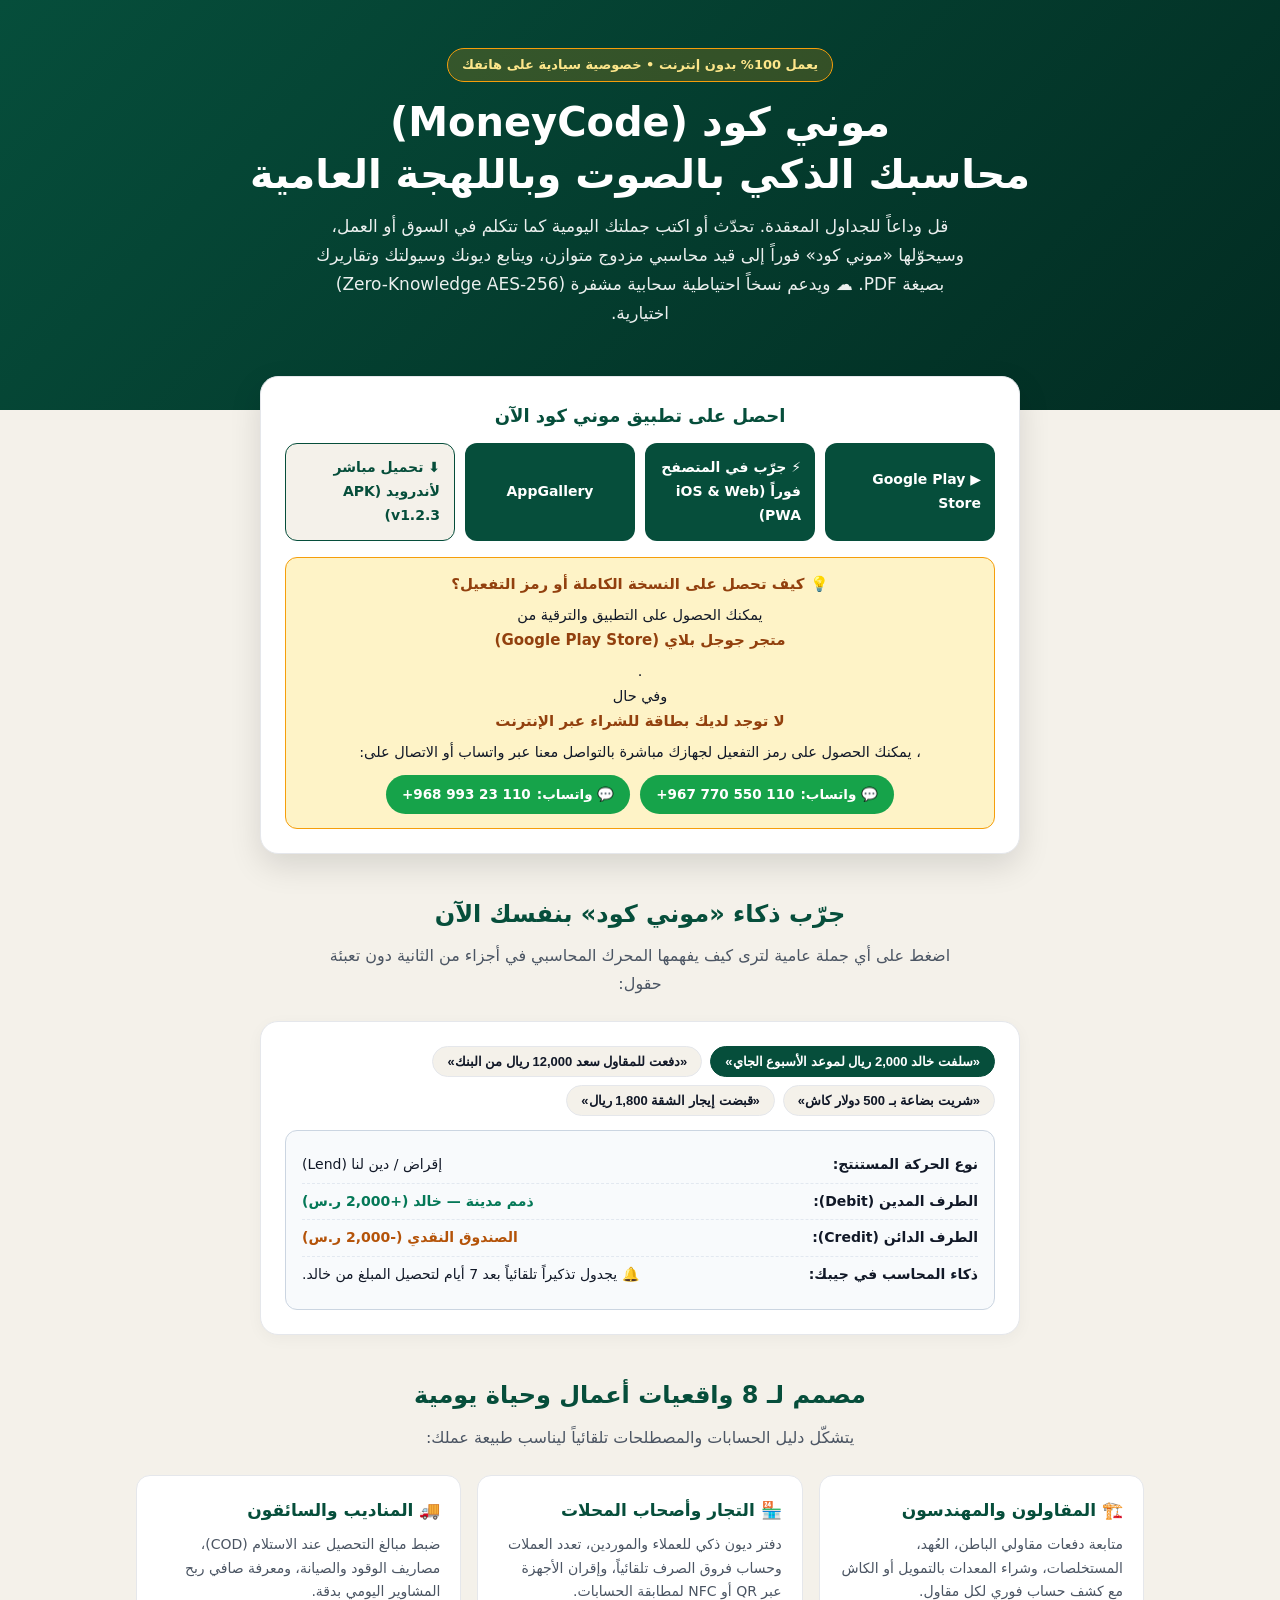
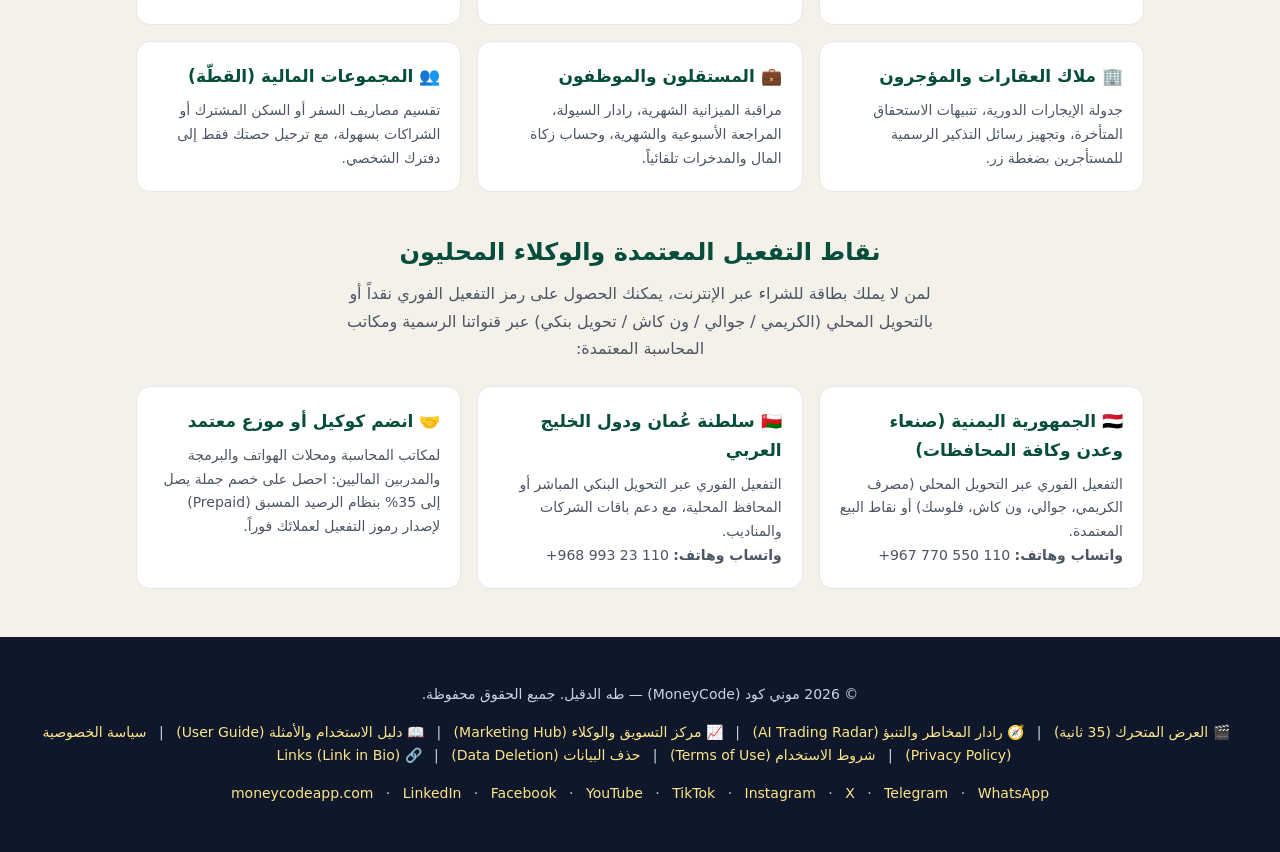
<file: index.html>
<!DOCTYPE html>
<html lang="ar" dir="rtl">
<head>
  <meta charset="utf-8" />
  <meta name="viewport" content="width=device-width, initial-scale=1" />
  <title>MoneyCode — Personal Sovereign Financial Intelligence</title>
  <meta name="description" content="MoneyCode — Personal Sovereign Financial Intelligence. سجّل مصاريفك وديونك وحساباتك بالصوت أو بكتابة جملة عامية في ثوانٍ، بدون إنترنت وبخصوصية تامة على هاتفك." />
<link rel="canonical" href="https://moneycodeapp.com/" />
<meta property="og:url" content="https://moneycodeapp.com/" />
<meta property="og:site_name" content="MoneyCode" />
  <meta name="keywords" content="موني كود, MoneyCode, دفتر ديون, محاسب ذكي, برنامج حسابات بدون انترنت, محاسبة مقاولات, حسابات شخصية, تطبيق مصاريف, كشف حساب PDF" />
  <style>
    :root {
      --emerald: #064e3b;
      --emerald-light: #047857;
      --gold: #d97706;
      --gold-soft: #fef3c7;
      --sand: #f4f1ea;
      --ink: #111827;
      --muted: #4b5563;
      --card: #ffffff;
      --line: #e5e7eb;
    }
    * { box-sizing: border-box; }
    body {
      margin: 0;
      font-family: system-ui, -apple-system, "Segoe UI", Tahoma, sans-serif;
      background: var(--sand);
      color: var(--ink);
      line-height: 1.7;
    }
    .hero {
      background: linear-gradient(135deg, var(--emerald) 0%, #022c22 100%);
      color: #fff;
      padding: 48px 20px 56px;
      text-align: center;
    }
    .hero-badge {
      display: inline-block;
      background: rgba(245, 158, 11, 0.2);
      border: 1px solid #f59e0b;
      color: #fde68a;
      padding: 5px 14px;
      border-radius: 999px;
      font-size: 13px;
      font-weight: 700;
      margin-bottom: 14px;
    }
    .hero h1 {
      margin: 0 auto 12px;
      font-size: clamp(26px, 5vw, 40px);
      max-width: 780px;
      line-height: 1.3;
    }
    .hero p {
      margin: 0 auto 26px;
      max-width: 660px;
      font-size: 17px;
      opacity: 0.92;
    }
    .container {
      max-width: 1040px;
      margin: 0 auto;
      padding: 0 16px;
    }
    .cta-box {
      background: var(--card);
      color: var(--ink);
      border-radius: 18px;
      padding: 24px;
      max-width: 760px;
      margin: -34px auto 32px;
      box-shadow: 0 12px 32px rgba(0, 0, 0, 0.12);
      border: 1px solid var(--line);
    }
    .cta-title {
      margin: 0 0 12px;
      font-size: 18px;
      font-weight: 800;
      color: var(--emerald);
      text-align: center;
    }
    .store-grid {
      display: grid;
      grid-template-columns: repeat(auto-fit, minmax(150px, 1fr));
      gap: 10px;
      margin-bottom: 16px;
    }
    .store-link {
      display: flex;
      align-items: center;
      justify-content: center;
      gap: 8px;
      padding: 12px 14px;
      border-radius: 12px;
      background: var(--emerald);
      color: #fff;
      text-decoration: none;
      font-weight: 700;
      font-size: 14px;
      transition: transform 0.15s ease, background 0.15s ease;
    }
    .store-link:hover { background: var(--emerald-light); transform: translateY(-1px); }
    .store-link.secondary {
      background: var(--sand);
      color: var(--emerald);
      border: 1px solid var(--emerald);
    }
    .direct-activation-hint {
      background: var(--gold-soft);
      border: 1px solid #f59e0b;
      border-radius: 12px;
      padding: 14px 16px;
      font-size: 14.5px;
      text-align: center;
    }
    .direct-activation-hint strong { color: #92400e; display: block; margin-bottom: 6px; font-size: 15px; }
    .wa-btns {
      display: flex;
      flex-wrap: wrap;
      justify-content: center;
      gap: 10px;
      margin-top: 10px;
    }
    .wa-btn {
      display: inline-flex;
      align-items: center;
      gap: 6px;
      background: #16a34a;
      color: #fff;
      text-decoration: none;
      padding: 8px 16px;
      border-radius: 999px;
      font-weight: 700;
      font-size: 13.5px;
    }
    .section-title {
      text-align: center;
      font-size: 24px;
      color: var(--emerald);
      margin: 40px 0 8px;
    }
    .section-sub {
      text-align: center;
      color: var(--muted);
      margin: 0 auto 24px;
      max-width: 640px;
    }
    /* Interactive Simulator */
    .sim-card {
      background: var(--card);
      border: 1px solid var(--line);
      border-radius: 18px;
      padding: 24px;
      max-width: 760px;
      margin: 0 auto 36px;
      box-shadow: 0 4px 16px rgba(0,0,0,0.04);
    }
    .sim-chips {
      display: flex;
      flex-wrap: wrap;
      gap: 8px;
      margin-bottom: 14px;
    }
    .sim-chip {
      background: var(--sand);
      border: 1px solid var(--line);
      border-radius: 999px;
      padding: 7px 14px;
      font-size: 13px;
      font-weight: 600;
      cursor: pointer;
      color: var(--ink);
    }
    .sim-chip:hover, .sim-chip.active {
      background: var(--emerald);
      color: #fff;
      border-color: var(--emerald);
    }
    .sim-output {
      background: #f8fafc;
      border: 1px solid #cbd5e1;
      border-radius: 12px;
      padding: 16px;
    }
    .sim-row {
      display: flex;
      justify-content: space-between;
      padding: 6px 0;
      border-bottom: 1px dashed #e2e8f0;
      font-size: 14px;
    }
    .sim-row:last-child { border-bottom: none; }
    .grid-3 {
      display: grid;
      grid-template-columns: repeat(auto-fit, minmax(280px, 1fr));
      gap: 16px;
      margin-bottom: 36px;
    }
    .feature-card {
      background: var(--card);
      border: 1px solid var(--line);
      border-radius: 14px;
      padding: 20px;
    }
    .feature-card h3 {
      margin: 0 0 8px;
      color: var(--emerald);
      font-size: 17px;
    }
    .feature-card p {
      margin: 0;
      color: var(--muted);
      font-size: 14px;
    }
    footer {
      background: #0f172a;
      color: #cbd5e1;
      padding: 32px 20px;
      text-align: center;
      font-size: 14px;
      margin-top: 48px;
    }
    footer a {
      color: #fde68a;
      text-decoration: none;
      margin: 0 8px;
    }
  </style>
</head>
<body>

  <section class="hero">
    <div class="container">
      <span class="hero-badge">يعمل 100% بدون إنترنت • خصوصية سيادية على هاتفك</span>
      <h1>موني كود (MoneyCode)<br>محاسبك الذكي بالصوت وباللهجة العامية</h1>
      <p>قل وداعاً للجداول المعقدة. تحدّث أو اكتب جملتك اليومية كما تتكلم في السوق أو العمل، وسيحوّلها «موني كود» فوراً إلى قيد محاسبي مزدوج متوازن، ويتابع ديونك وسيولتك وتقاريرك بصيغة PDF. ☁️ ويدعم نسخاً احتياطية سحابية مشفرة (Zero-Knowledge AES-256) اختيارية.</p>
    </div>
  </section>

  <div class="container">
    <div class="cta-box">
      <h2 class="cta-title">احصل على تطبيق موني كود الآن</h2>
      <div class="store-grid">
        <a class="store-link" href="https://play.google.com/store/apps/details?id=com.moneycode.sovereign" target="_blank" rel="noopener" title="متجر جوجل بلاي">▶ Google Play Store</a>
        <a class="store-link" href="app/index.html?try=1" title="جرّب قبل أن تثق — افتح التطبيق في المتصفح فوراً بدون إنترنت">⚡ جرّب في المتصفح فوراً (iOS & Web PWA)</a>
        <a class="store-link" href="#appgallery" title="متجر هواوي">AppGallery</a>
        <a class="store-link secondary" href="MoneyCode-1.2.3-release.apk" download="MoneyCode-1.2.3-release.apk" title="تحميل مباشر APK">⬇ تحميل مباشر لأندرويد (APK v1.2.3)</a>
      </div>

      <div class="direct-activation-hint">
        <strong>💡 كيف تحصل على النسخة الكاملة أو رمز التفعيل؟</strong>
        يمكنك الحصول على التطبيق والترقية من <strong>متجر جوجل بلاي (Google Play Store)</strong>.<br>
        وفي حال <strong>لا توجد لديك بطاقة للشراء عبر الإنترنت</strong>، يمكنك الحصول على رمز التفعيل لجهازك مباشرة بالتواصل معنا عبر واتساب أو الاتصال على:
        <div class="wa-btns">
          <a class="wa-btn" href="https://wa.me/967770550110?text=%D8%A3%D8%B1%D8%BA%D8%A8%20%D9%81%D9%8A%20%D8%A7%D9%84%D8%AD%D8%B5%D9%88%D9%84%20%D8%B9%D9%84%D9%89%20%D8%B1%D9%85%D8%B2%20%D8%AA%D9%81%D8%B9%D9%8A%D9%84%20%D8%AA%D8%B7%D8%A8%D9%8A%D9%82%20%D9%85%D9%88%D9%86%D9%8A%20%D9%83%D9%88%D8%AF" target="_blank" rel="noopener">💬 واتساب: <span dir="ltr">+967 770 550 110</span></a>
          <a class="wa-btn" href="https://wa.me/96899323110?text=%D8%A3%D8%B1%D8%BA%D8%A8%20%D9%81%D9%8A%20%D8%A7%D9%84%D8%AD%D8%B5%D9%88%D9%84%20%D8%B9%D9%84%D9%89%20%D8%B1%D9%85%D8%B2%20%D8%AA%D9%81%D8%B9%D9%8A%D9%84%20%D8%AA%D8%B7%D8%A8%D9%8A%D9%82%20%D9%85%D9%88%D9%86%D9%8A%20%D9%83%D9%88%D8%AF" target="_blank" rel="noopener">💬 واتساب: <span dir="ltr">+968 993 23 110</span></a>
        </div>
      </div>
    </div>

    <h2 class="section-title">جرّب ذكاء «موني كود» بنفسك الآن</h2>
    <p class="section-sub">اضغط على أي جملة عامية لترى كيف يفهمها المحرك المحاسبي في أجزاء من الثانية دون تعبئة حقول:</p>

    <div class="sim-card">
      <div class="sim-chips" id="simChips">
        <button type="button" class="sim-chip active" data-idx="0">«سلفت خالد 2,000 ريال لموعد الأسبوع الجاي»</button>
        <button type="button" class="sim-chip" data-idx="1">«دفعت للمقاول سعد 12,000 ريال من البنك»</button>
        <button type="button" class="sim-chip" data-idx="2">«شريت بضاعة بـ 500 دولار كاش»</button>
        <button type="button" class="sim-chip" data-idx="3">«قبضت إيجار الشقة 1,800 ريال»</button>
      </div>
      <div class="sim-output" id="simOutput"></div>
    </div>

    <h2 class="section-title">مصمم لـ 8 واقعيات أعمال وحياة يومية</h2>
    <p class="section-sub">يتشكّل دليل الحسابات والمصطلحات تلقائياً ليناسب طبيعة عملك:</p>

    <div class="grid-3">
      <div class="feature-card">
        <h3>🏗️ المقاولون والمهندسون</h3>
        <p>متابعة دفعات مقاولي الباطن، العُهد، المستخلصات، وشراء المعدات بالتمويل أو الكاش مع كشف حساب فوري لكل مقاول.</p>
      </div>
      <div class="feature-card">
        <h3>🏪 التجار وأصحاب المحلات</h3>
        <p>دفتر ديون ذكي للعملاء والموردين، تعدد العملات وحساب فروق الصرف تلقائياً، وإقران الأجهزة عبر QR أو NFC لمطابقة الحسابات.</p>
      </div>
      <div class="feature-card">
        <h3>🚚 المناديب والسائقون</h3>
        <p>ضبط مبالغ التحصيل عند الاستلام (COD)، مصاريف الوقود والصيانة، ومعرفة صافي ربح المشاوير اليومي بدقة.</p>
      </div>
      <div class="feature-card">
        <h3>🏢 ملاك العقارات والمؤجرون</h3>
        <p>جدولة الإيجارات الدورية، تنبيهات الاستحقاق المتأخرة، وتجهيز رسائل التذكير الرسمية للمستأجرين بضغطة زر.</p>
      </div>
      <div class="feature-card">
        <h3>💼 المستقلون والموظفون</h3>
        <p>مراقبة الميزانية الشهرية، رادار السيولة، المراجعة الأسبوعية والشهرية، وحساب زكاة المال والمدخرات تلقائياً.</p>
      </div>
      <div class="feature-card">
        <h3>👥 المجموعات المالية (القطّة)</h3>
        <p>تقسيم مصاريف السفر أو السكن المشترك أو الشراكات بسهولة، مع ترحيل حصتك فقط إلى دفترك الشخصي.</p>
      </div>
    </div>

    <h2 class="section-title" id="agents">نقاط التفعيل المعتمدة والوكلاء المحليون</h2>
    <p class="section-sub">لمن لا يملك بطاقة للشراء عبر الإنترنت، يمكنك الحصول على رمز التفعيل الفوري نقداً أو بالتحويل المحلي (الكريمي / جوالي / ون كاش / تحويل بنكي) عبر قنواتنا الرسمية ومكاتب المحاسبة المعتمدة:</p>

    <div class="grid-3">
      <div class="feature-card">
        <h3>🇾🇪 الجمهورية اليمنية (صنعاء وعدن وكافة المحافظات)</h3>
        <p>التفعيل الفوري عبر التحويل المحلي (مصرف الكريمي، جوالي، ون كاش، فلوسك) أو نقاط البيع المعتمدة.<br><strong>واتساب وهاتف:</strong> <span dir="ltr">+967 770 550 110</span></p>
      </div>
      <div class="feature-card">
        <h3>🇴🇲 سلطنة عُمان ودول الخليج العربي</h3>
        <p>التفعيل الفوري عبر التحويل البنكي المباشر أو المحافظ المحلية، مع دعم باقات الشركات والمناديب.<br><strong>واتساب وهاتف:</strong> <span dir="ltr">+968 993 23 110</span></p>
      </div>
      <div class="feature-card">
        <h3>🤝 انضم كوكيل أو موزع معتمد</h3>
        <p>لمكاتب المحاسبة ومحلات الهواتف والبرمجة والمدربين الماليين: احصل على خصم جملة يصل إلى 35% بنظام الرصيد المسبق (Prepaid) لإصدار رموز التفعيل لعملائك فوراً.</p>
      </div>
    </div>
  </div>

  <footer>
    <p>© 2026 موني كود (MoneyCode) — طه الدقيل. جميع الحقوق محفوظة.</p>
    <p>
      <a href="promo-video.html">🎬 العرض المتحرك (35 ثانية)</a> |
      <a href="trading-radar.html">🧭 رادار المخاطر والتنبؤ (AI Trading Radar)</a> |
      <a href="marketing-hub.html">📈 مركز التسويق والوكلاء (Marketing Hub)</a> |
      <a href="guide.html">📖 دليل الاستخدام والأمثلة (User Guide)</a> |
      <a href="privacy.html">سياسة الخصوصية (Privacy Policy)</a> |
      <a href="terms.html">شروط الاستخدام (Terms of Use)</a> |
      <a href="delete-data.html">حذف البيانات (Data Deletion)</a> |
      <a href="links.html">🔗 Links (Link in Bio)</a>
    </p>
    <p class="social-links">
      <a href="https://wa.me/967770550110" dir="ltr">WhatsApp</a> ·
      <a href="https://t.me/MoneyCodeApp" dir="ltr">Telegram</a> ·
      <a href="https://x.com/MoneyCodeApp" dir="ltr">X</a> ·
      <a href="https://instagram.com/MoneyCodeApp" dir="ltr">Instagram</a> ·
      <a href="https://tiktok.com/@MoneyCodeApp" dir="ltr">TikTok</a> ·
      <a href="https://youtube.com/@MoneyCodeApp" dir="ltr">YouTube</a> ·
      <a href="https://facebook.com/MoneyCodeApp" dir="ltr">Facebook</a> ·
      <a href="https://linkedin.com/company/moneycodeapp" dir="ltr">LinkedIn</a> ·
      <a href="https://moneycodeapp.com" dir="ltr">moneycodeapp.com</a>
    </p>
  </footer>

  <script>
    (function () {
      var examples = [
        {
          kind: 'إقراض / دين لنا (Lend)',
          debit: 'ذمم مدينة — خالد (+2,000 ر.س)',
          credit: 'الصندوق النقدي (-2,000 ر.س)',
          note: '🔔 يجدول تذكيراً تلقائياً بعد 7 أيام لتحصيل المبلغ من خالد.'
        },
        {
          kind: 'مصروف تشغيل / مقاول باطن (Expense)',
          debit: 'مصروفات المقاولات — سعد (+12,000 ر.س)',
          credit: 'الحساب البنكي (-12,000 ر.س)',
          note: '📊 يحدّث رادار السيولة وكشف حساب المقاول سعد فوراً.'
        },
        {
          kind: 'مشتريات بعملة أجنبية (Multi-Currency)',
          debit: 'المشتريات والبضاعة (+500 USD / 1,875 ر.س)',
          credit: 'صندوق العملات الأجنبية (-500 USD)',
          note: '💱 يحفظ القيد بالدولار ويقيّمه بالعملة الأساسية مع تتبع فروق الصرف.'
        },
        {
          kind: 'إيراد إيجارات (Income)',
          debit: 'الصندوق النقدي (+1,800 ر.س)',
          credit: 'إيرادات العقارات والإيجارات (+1,800 ر.س)',
          note: '🧾 يصدر سند قبض وكشف حساب PDF جاهز للمشاركة عبر واتساب.'
        }
      ];
      var out = document.getElementById('simOutput');
      function renderSim(idx) {
        var ex = examples[idx] || examples[0];
        out.innerHTML =
          '<div class="sim-row"><strong>نوع الحركة المستنتج:</strong><span>' + ex.kind + '</span></div>' +
          '<div class="sim-row"><strong>الطرف المدين (Debit):</strong><span style="color:#047857;font-weight:700">' + ex.debit + '</span></div>' +
          '<div class="sim-row"><strong>الطرف الدائن (Credit):</strong><span style="color:#b45309;font-weight:700">' + ex.credit + '</span></div>' +
          '<div class="sim-row"><strong>ذكاء المحاسب في جيبك:</strong><span>' + ex.note + '</span></div>';
      }
      renderSim(0);
      document.getElementById('simChips').addEventListener('click', function (ev) {
        var btn = ev.target.closest('[data-idx]');
        if (!btn) return;
        Array.prototype.forEach.call(document.querySelectorAll('.sim-chip'), function (c) { c.classList.remove('active'); });
        btn.classList.add('active');
        renderSim(Number(btn.getAttribute('data-idx')));
      });
    })();
  </script>
</body>
</html>
</file>
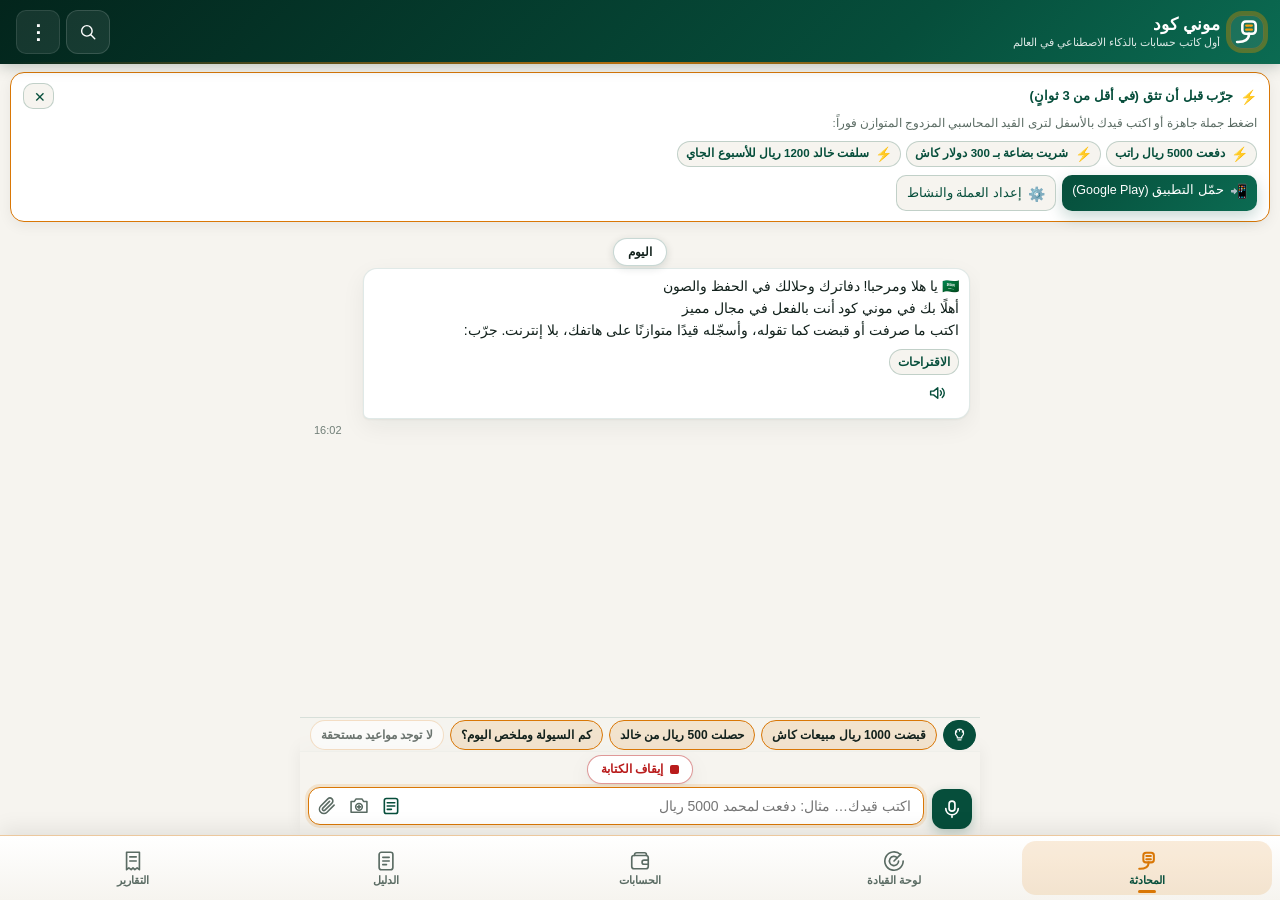
<file: app/index.html>
<!DOCTYPE html>
<html lang="ar" dir="rtl">
<head>
<meta charset="utf-8" />
<meta name="viewport" content="width=device-width, initial-scale=1, maximum-scale=5, viewport-fit=cover" />
<meta name="description" content="MoneyCode — Personal Sovereign Financial Intelligence. مدير مالي سيادي شخصي. تطبيق محاسبي مزدوج متوازن يعمل محلياً دون إنترنت." />
<meta name="theme-color" content="#064e3b" />
<meta name="color-scheme" content="light dark" />
<title>MoneyCode — Personal Sovereign Financial Intelligence</title>
<script>
  (function () {
    try {
      var t = localStorage.getItem('rohapp.theme') || 'light';
      var allowed = ['light','dark','system','ocean','ocean-dark','burgundy','burgundy-dark','purple','purple-dark','teal','teal-dark','amber','amber-dark','royal-gold-dark','cyberpunk-dark'];
      if (allowed.indexOf(t) === -1) t = 'light';
      var mode = t === 'system' ? ((window.matchMedia && window.matchMedia('(prefers-color-scheme: dark)').matches) ? 'dark' : 'light') : (/dark$/.test(t) ? 'dark' : (t === 'dark' ? 'dark' : 'light'));
      var accent = String(t).replace(/-dark$/, '');
      if (accent !== 'ocean' && accent !== 'burgundy' && accent !== 'purple' && accent !== 'amber' && accent !== 'teal' && accent !== 'royal-gold' && accent !== 'cyberpunk') accent = 'emerald';
      document.documentElement.setAttribute('data-theme', mode);
      document.documentElement.setAttribute('data-accent', accent);
      var mc = { 'emerald:light':'#064e3b','emerald:dark':'#0a1f18','ocean:light':'#1d6fa5','ocean:dark':'#07192b','burgundy:light':'#7f1d1d','burgundy:dark':'#22080d','purple:light':'#6d28d9','purple:dark':'#150a2a','amber:dark':'#1a1208','teal:light':'#0d9488','teal:dark':'#021a19','amber:light':'#d97706','amber:dark':'#1c0a00','royal-gold:dark':'#0c0902','cyberpunk:dark':'#070514' }[accent + ':' + mode];
      var mt = document.querySelector('meta[name="theme-color"]');
      if (mt && mc) mt.setAttribute('content', mc);
      var fontScale = localStorage.getItem('rohapp.fontScale');
      if (fontScale) document.documentElement.style.setProperty('--font-scale', fontScale);
    } catch (e) {}
  })();
</script>
<script src="riyal-font.js?v=4.0.323" defer></script>
<link rel="stylesheet" href="styles.css?v=4.0.455" />
<link rel="manifest" href="manifest.json" />
<link rel="icon" type="image/png" href="icon-192.png" />
<link rel="apple-touch-icon" href="apple-touch-icon.png" />
<meta name="apple-mobile-web-app-capable" content="yes" />
<meta name="apple-mobile-web-app-status-bar-style" content="black-translucent" />
<meta name="apple-mobile-web-app-title" content="موني كود" />
</head>
<body>
<a href="#views" class="skip-link">تخطي إلى المحتوى الرئيسي</a>
<div id="bootLoading" class="boot-loading" role="status" aria-live="polite">
  <div class="boot-spinner"></div>
  <div class="boot-text">جاري تحميل بياناتك…</div>
</div>
<div id="app">

  <header class="topbar">
    <div class="brand">
      <span class="brand-mark" data-action="bot-tour" role="button" tabindex="0" aria-label="جولة في البوت" style="cursor:pointer" title="جولة في البوت"><svg viewBox="0 0 48 48" fill="none" stroke-linecap="round" stroke-linejoin="round"><path d="M22 6H33A6 6 0 0 1 39 12V21A6 6 0 0 1 33 27H22A6 6 0 0 1 16 21V12A6 6 0 0 1 22 6Z" stroke="#fff" stroke-width="4.4"/><path d="M27.5 27C27.5 37 20 41.5 7 41" stroke="#fff" stroke-width="4.4"/><path class="brand-eye-left" d="M22.5 13H27" stroke="#F59E0B" stroke-width="3.6"/><path class="brand-eye-right" d="M29 13H32.5" stroke="#F59E0B" stroke-width="3.6"/><path class="brand-mouth" d="M22.5 20H32.5" stroke="#F59E0B" stroke-width="3.6"/></svg></span>
      <h1 class="brand-text">موني كود<small>أول كاتب حسابات بالذكاء الاصطناعي في العالم</small></h1>
    </div>
    <div class="topbar-actions">
      <button class="ask-btn" data-action="global-search" title="اسأل" aria-label="اسأل: بحث في كل التطبيق"><svg class="ui-icon" viewBox="0 0 48 48" aria-hidden="true" fill="none" stroke="currentColor" stroke-linecap="round" stroke-linejoin="round"><circle cx="21" cy="21" r="14"/><path d="M31.5 31.5L42 42"/></svg></button>
      <button id="topMenuBtn" class="icon-btn row-menu-btn" data-action="top-menu" title="القائمة" aria-label="القائمة" aria-haspopup="menu" aria-expanded="false">⋮</button>
    </div>
  </header>

  <div id="saveBanner" class="save-banner" role="alert" hidden></div>

  <main id="views">
    <div id="globalSearchPanel" class="global-search" hidden>
      <div class="global-search-box">
        <input id="globalSearch" type="search" aria-label="بحث في القيود والحسابات والاستحقاقات والمحادثة والعملات والإعدادات" placeholder="اسأل عن قيد أو حساب…" autocomplete="off" />
        <input id="globalSearchDate" class="global-search-date" type="date" tabindex="-1" aria-hidden="true" />
        <button class="global-search-btn" type="button" data-action="search-voice" aria-label="بحث صوتي" title="بحث صوتي"><svg class="ui-icon" viewBox="0 0 48 48" aria-hidden="true" fill="none" stroke="currentColor" stroke-linecap="round" stroke-linejoin="round"><rect x="17" y="5" width="14" height="24" rx="7"/><path d="M9 23A15 15 0 0 0 39 23M24 38V44"/></svg></button>
        <button class="global-search-btn" type="button" data-action="search-date" aria-label="بحث بالتاريخ" title="بحث بالتاريخ"><svg class="ui-icon" viewBox="0 0 48 48" aria-hidden="true" fill="none" stroke="currentColor" stroke-linecap="round" stroke-linejoin="round"><rect x="7" y="10" width="34" height="32" rx="5"/><path d="M7 20H41M16 5V14M32 5V14"/></svg></button>
        <button class="global-search-btn" type="button" data-action="search-clear" aria-label="مسح أو إغلاق البحث" title="مسح أو إغلاق"><svg class="ui-icon" viewBox="0 0 48 48" aria-hidden="true" fill="none" stroke="currentColor" stroke-linecap="round" stroke-linejoin="round"><path d="M11 11L37 37M37 11L11 37"/></svg></button>
      </div>
      <div id="globalSearchDay" class="attach-chip global-search-day" hidden></div>
      <div id="globalResults" class="global-search-results"></div>
    </div>

    <section id="view-bot" class="view active" role="tabpanel" aria-labelledby="tab-bot" aria-hidden="false">
      <div id="chat" class="chat" aria-live="polite"></div>
      <div class="composer">
        <div id="composerChips" class="chips chips-bar"></div>
        <div id="reportChips" class="chips chips-bar" role="group" aria-label="التقارير" hidden>
          <button type="button" class="chip" data-report="statement">كشف حساب</button>
          <button type="button" class="chip" data-report="cashflow">التدفق النقدي</button>
          <button type="button" class="chip" data-report="balance">الميزانية</button>
        </div>
        <div id="attachChip" class="attach-chip" hidden></div>
        <div class="composer-stop-row" style="display:flex;gap:8px;justify-content:center;flex-wrap:wrap">
<button id="ttsStop" class="tts-stop" type="button" aria-label="إيقاف القراءة" title="إيقاف القراءة" hidden><span>إيقاف القراءة</span></button>
<button id="typingStop" class="tts-stop" type="button" aria-label="إيقاف الكتابة" title="إيقاف الكتابة" hidden><span>إيقاف الكتابة</span></button>
</div>
        <div class="composer-row">
        <button id="actionBtn" class="action-btn" aria-label="إرسال أو إدخال صوتي"><svg class="ui-icon" viewBox="0 0 48 48" aria-hidden="true" fill="none" stroke="currentColor" stroke-linecap="round" stroke-linejoin="round"><rect x="17" y="5" width="14" height="24" rx="7"/><path d="M9 23A15 15 0 0 0 39 23M24 38V44"/></svg></button>
        <div class="input-wrap">
          <textarea id="input" rows="1" placeholder="اكتب قيدك… مثال: دفعت لمحمد 5000 ريال" autocomplete="off" aria-autocomplete="list" aria-controls="autocomplete"></textarea>
          <button id="clearBtn" class="clear-btn" type="button" aria-label="مسح النص" title="مسح النص"><svg class="ui-icon" viewBox="0 0 48 48" aria-hidden="true" fill="none" stroke="currentColor" stroke-linecap="round" stroke-linejoin="round"><path d="M11 11L37 37M37 11L11 37"/></svg></button>
          <button id="formBtn" class="form-btn" type="button" aria-label="قيد بالنموذج" title="قيد بالنموذج"><svg class="ui-icon" viewBox="0 0 48 48" aria-hidden="true" fill="none" stroke="currentColor" stroke-linecap="round" stroke-linejoin="round"><rect x="8" y="6" width="32" height="36" rx="5"/><path d="M15 16H33M15 24H33M15 32H25"/></svg></button>
          <button id="attachBtn" class="attach-btn" type="button" aria-label="إرفاق صورة" title="إرفاق صورة"><svg class="ui-icon" viewBox="0 0 48 48" aria-hidden="true" fill="none" stroke="currentColor" stroke-linecap="round" stroke-linejoin="round"><path d="M41 22L24 39A10.5 10.5 0 0 1 9 24L26 7A7 7 0 0 1 36 17L19 34A3.5 3.5 0 0 1 14 29L30 13"/></svg></button>
          <input id="attachInput" type="file" accept="image/*" hidden />
          <button id="scanBtn" class="attach-btn" type="button" aria-label="مسح مستند" title="مسح مستند — تصوير إيصال أو مستند بالكاميرا لتضمينه كمرفق في القيد"><svg class="ui-icon" viewBox="0 0 48 48" aria-hidden="true" fill="none" stroke="currentColor" stroke-linecap="round" stroke-linejoin="round"><path d="M5 13H13L17 7H31L35 13H43V39H5Z"/><circle cx="24" cy="26" r="8"/><path d="M24 22V30M20 26H28"/></svg></button>
          <input id="scanInput" type="file" accept="image/*" capture="environment" hidden />
          <div id="autocomplete" class="autocomplete" role="listbox" aria-label="اقتراحات" hidden></div>
        </div>
      </div>
      </div>
    </section>

    <section id="view-radar" class="view" role="tabpanel" aria-labelledby="tab-radar" aria-hidden="true">
      <div id="radarBody" class="scroll-body"></div>
    </section>

    <section id="view-ledger" class="view" role="tabpanel" aria-labelledby="tab-ledger" aria-hidden="true">
      <div id="ledgerBody" class="scroll-body"></div>
    </section>

    <section id="view-accounts" class="view" role="tabpanel" aria-labelledby="tab-accounts" aria-hidden="true">
      <div id="accountsBody" class="scroll-body"></div>
    </section>

    <section id="view-settings" class="view" role="tabpanel" aria-hidden="true">
      <div id="settingsBody" class="scroll-body"></div>
    </section>
    <section id="view-reports" class="view" role="tabpanel" aria-labelledby="tab-reports" aria-hidden="true">
      <div id="reportsBody" class="scroll-body"></div>
    </section>
  </main>

  <nav class="tabbar" role="tablist" aria-label="التنقل الرئيسي">
    <button id="tab-bot" class="tab active" data-tab="bot" role="tab" aria-selected="true" aria-controls="view-bot"><span aria-hidden="true"><svg viewBox="0 0 48 48" fill="none" stroke="currentColor" stroke-linecap="round" stroke-linejoin="round"><path d="M22 6H33A6 6 0 0 1 39 12V21A6 6 0 0 1 33 27H22A6 6 0 0 1 16 21V12A6 6 0 0 1 22 6Z"/><path d="M27.5 27C27.5 37 20 41.5 7 41"/><path d="M22.5 13H32.5M22.5 20H32.5"/></svg></span>المحادثة<span class="tab-badge" id="botBadge" hidden></span></button>
    <button id="tab-radar" class="tab" data-tab="radar" role="tab" aria-selected="false" aria-controls="view-radar"><span aria-hidden="true"><svg viewBox="0 0 48 48" fill="none" stroke="currentColor" stroke-linecap="round" stroke-linejoin="round"><path d="M38.1 9.9A20 20 0 1 0 44 24"/><path d="M31.100 16.900A10 10 0 1 0 34 24"/><path d="M24 24L39 9"/></svg></span>لوحة القيادة<span class="tab-badge" id="radarBadge" hidden></span></button>
    <button id="tab-accounts" class="tab" data-tab="accounts" role="tab" aria-selected="false" aria-controls="view-accounts"><span aria-hidden="true"><svg viewBox="0 0 48 48" fill="none" stroke="currentColor" stroke-linecap="round" stroke-linejoin="round"><path d="M12 12V11A5 5 0 0 1 17 6H34A4 4 0 0 1 38 10V12"/><path d="M11 12H37A5 5 0 0 1 42 17V36A5 5 0 0 1 37 41H11A5 5 0 0 1 6 36V17A5 5 0 0 1 11 12Z"/><path d="M42 22H33A4.500 4.500 0 0 0 33 31H42"/></svg></span>الحسابات</button>
    <button id="tab-ledger" class="tab" data-tab="ledger" role="tab" aria-selected="false" aria-controls="view-ledger"><span aria-hidden="true"><svg viewBox="0 0 48 48" fill="none" stroke="currentColor" stroke-linecap="round" stroke-linejoin="round"><path d="M14 5H34A5 5 0 0 1 39 10V38A5 5 0 0 1 34 43H14A5 5 0 0 1 9 38V10A5 5 0 0 1 14 5Z"/><path d="M17 16H31M17 24H31M17 32H25"/></svg></span>الدليل</button>
    <button id="tab-reports" class="tab" data-tab="reports" role="tab" aria-selected="false" aria-controls="view-reports"><span aria-hidden="true"><svg viewBox="0 0 48 48" fill="none" stroke="currentColor" stroke-linecap="round" stroke-linejoin="round"><path d="M10 5H38V43L33 39L28 43L24 39L20 43L15 39L10 43Z"/><path d="M17 15H31M17 24H31"/></svg></span>التقارير</button>

  </nav>

  <div id="toast" class="toast" role="status" aria-live="polite" aria-atomic="true"></div>
  <div id="srAnnouncer" class="sr-only" role="status" aria-live="polite" aria-atomic="true"></div>

  <div id="storageFault" class="storage-fault" role="alert" hidden></div>

  <div id="modal" class="modal" aria-hidden="true">
    <div class="modal-card" role="dialog" aria-modal="true" aria-labelledby="modalTitle">
      <div class="modal-head">
        <span class="modal-title" id="modalTitle"></span>
        <button id="modalClose" class="icon-btn" aria-label="إغلاق" style="background:var(--sand);color:var(--emerald);border-color:var(--line)">✕</button>
      </div>
      <div id="modalBody"></div>
    </div>
  </div>
</div>
<script src="sql-asm.js" defer></script>
<script src="trained.js?v=4.0.324" defer></script>
<script src="vocab-seeds.js?v=4.0.324" defer></script>
<script src="engine.js?v=4.0.517" defer></script>
<script src="ai.js?v=4.0.334" defer></script>
<script src="jsQR.js?v=4.0.618" defer></script>
<script src="qr.js?v=4.0.618" defer></script>
<script src="pairing-engine.js?v=4.0.620" defer></script>
<script src="app.js?v=4.0.1002" defer></script>
<script src="ios-pwa-helper.js?v=moneycode-ios-pwa-d37fe6a766"></script>
</body>
</html>
</file>
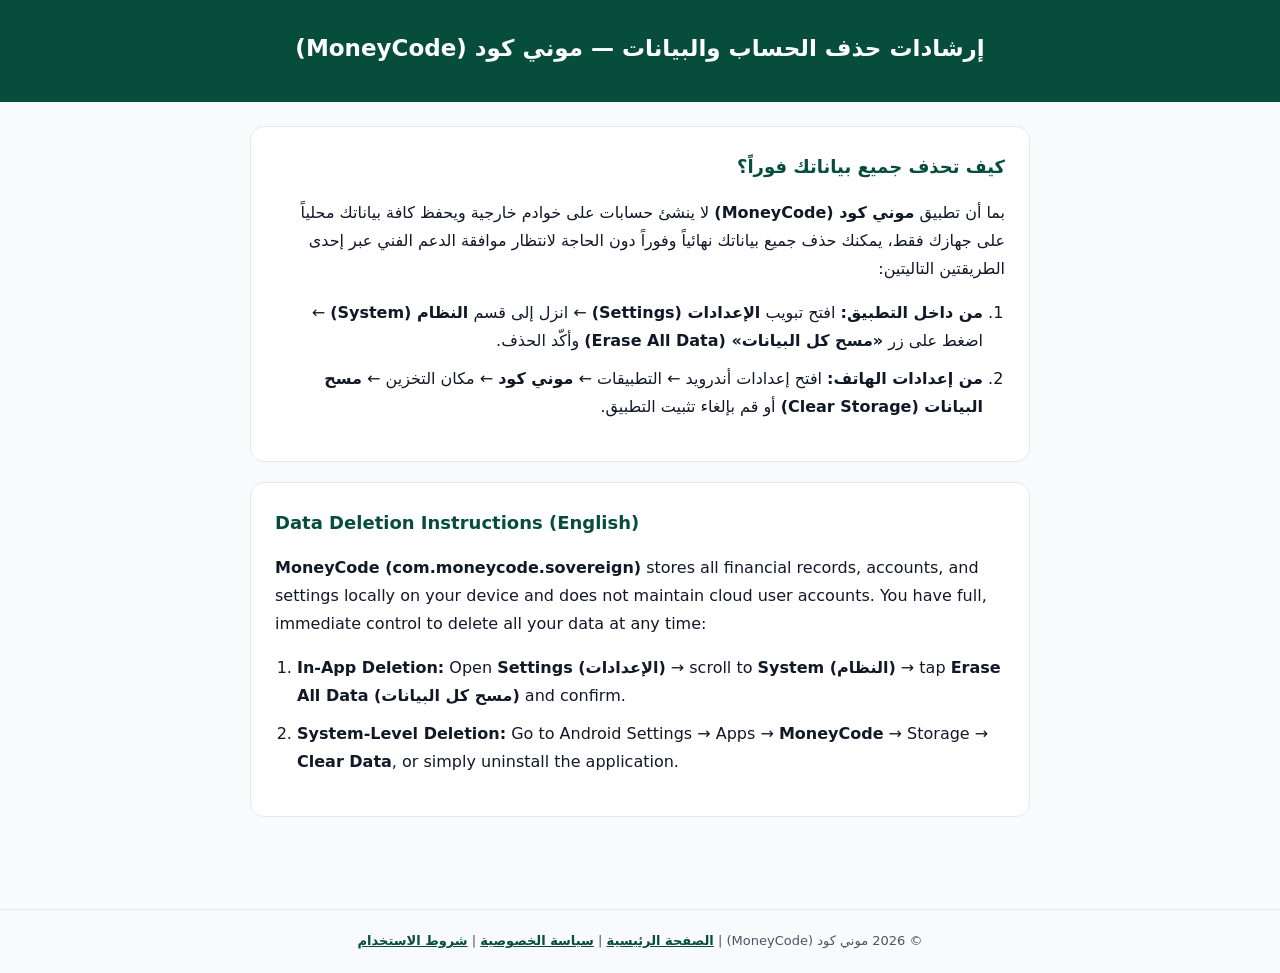
<file: delete-data.html>
<!DOCTYPE html>
<html lang="ar" dir="rtl">
<head>
  <meta charset="utf-8" />
  <meta name="viewport" content="width=device-width, initial-scale=1" />
  <title>إرشادات حذف البيانات — تطبيق موني كود (Data Deletion Instructions)</title>
  <style>
    :root { --emerald: #064e3b; --ink: #111827; --muted: #4b5563; --bg: #f9fafb; --card: #ffffff; --line: #e5e7eb; }
    body { margin: 0; font-family: system-ui, -apple-system, "Segoe UI", Roboto, sans-serif; background: var(--bg); color: var(--ink); line-height: 1.75; }
    header { background: var(--emerald); color: #fff; padding: 28px 20px; text-align: center; }
    header h1 { margin: 0 0 6px; font-size: 23px; }
    main { max-width: 780px; margin: 24px auto; padding: 0 16px 48px; }
    .card { background: var(--card); border: 1px solid var(--line); border-radius: 14px; padding: 24px; margin-bottom: 20px; }
    h2 { color: var(--emerald); font-size: 18px; margin-top: 0; }
    ol { padding-inline-start: 22px; }
    li { margin-bottom: 10px; }
    .en { direction: ltr; text-align: left; }
    footer { text-align: center; color: var(--muted); font-size: 13px; padding: 20px; border-top: 1px solid var(--line); }
    a { color: var(--emerald); font-weight: 600; }
  </style>
</head>
<body>
  <header>
    <h1>إرشادات حذف الحساب والبيانات — موني كود (MoneyCode)</h1>
  </header>
  <main>
    <div class="card">
      <h2>كيف تحذف جميع بياناتك فوراً؟</h2>
      <p>بما أن تطبيق <strong>موني كود (MoneyCode)</strong> لا ينشئ حسابات على خوادم خارجية ويحفظ كافة بياناتك محلياً على جهازك فقط، يمكنك حذف جميع بياناتك نهائياً وفوراً دون الحاجة لانتظار موافقة الدعم الفني عبر إحدى الطريقتين التاليتين:</p>
      <ol>
        <li><strong>من داخل التطبيق:</strong> افتح تبويب <strong>الإعدادات (Settings)</strong> ← انزل إلى قسم <strong>النظام (System)</strong> ← اضغط على زر <strong>«مسح كل البيانات» (Erase All Data)</strong> وأكّد الحذف.</li>
        <li><strong>من إعدادات الهاتف:</strong> افتح إعدادات أندرويد ← التطبيقات ← <strong>موني كود</strong> ← مكان التخزين ← <strong>مسح البيانات (Clear Storage)</strong> أو قم بإلغاء تثبيت التطبيق.</li>
      </ol>
    </div>

    <div class="card en" lang="en">
      <h2>Data Deletion Instructions (English)</h2>
      <p><strong>MoneyCode (com.moneycode.sovereign)</strong> stores all financial records, accounts, and settings locally on your device and does not maintain cloud user accounts. You have full, immediate control to delete all your data at any time:</p>
      <ol>
        <li><strong>In-App Deletion:</strong> Open <strong>Settings (الإعدادات)</strong> → scroll to <strong>System (النظام)</strong> → tap <strong>Erase All Data (مسح كل البيانات)</strong> and confirm.</li>
        <li><strong>System-Level Deletion:</strong> Go to Android Settings → Apps → <strong>MoneyCode</strong> → Storage → <strong>Clear Data</strong>, or simply uninstall the application.</li>
      </ol>
    </div>
  </main>
  <footer>
    © 2026 موني كود (MoneyCode) | <a href="index.html">الصفحة الرئيسية</a> | <a href="privacy.html">سياسة الخصوصية</a> | <a href="terms.html">شروط الاستخدام</a>
  </footer>
</body>
</html>
</file>
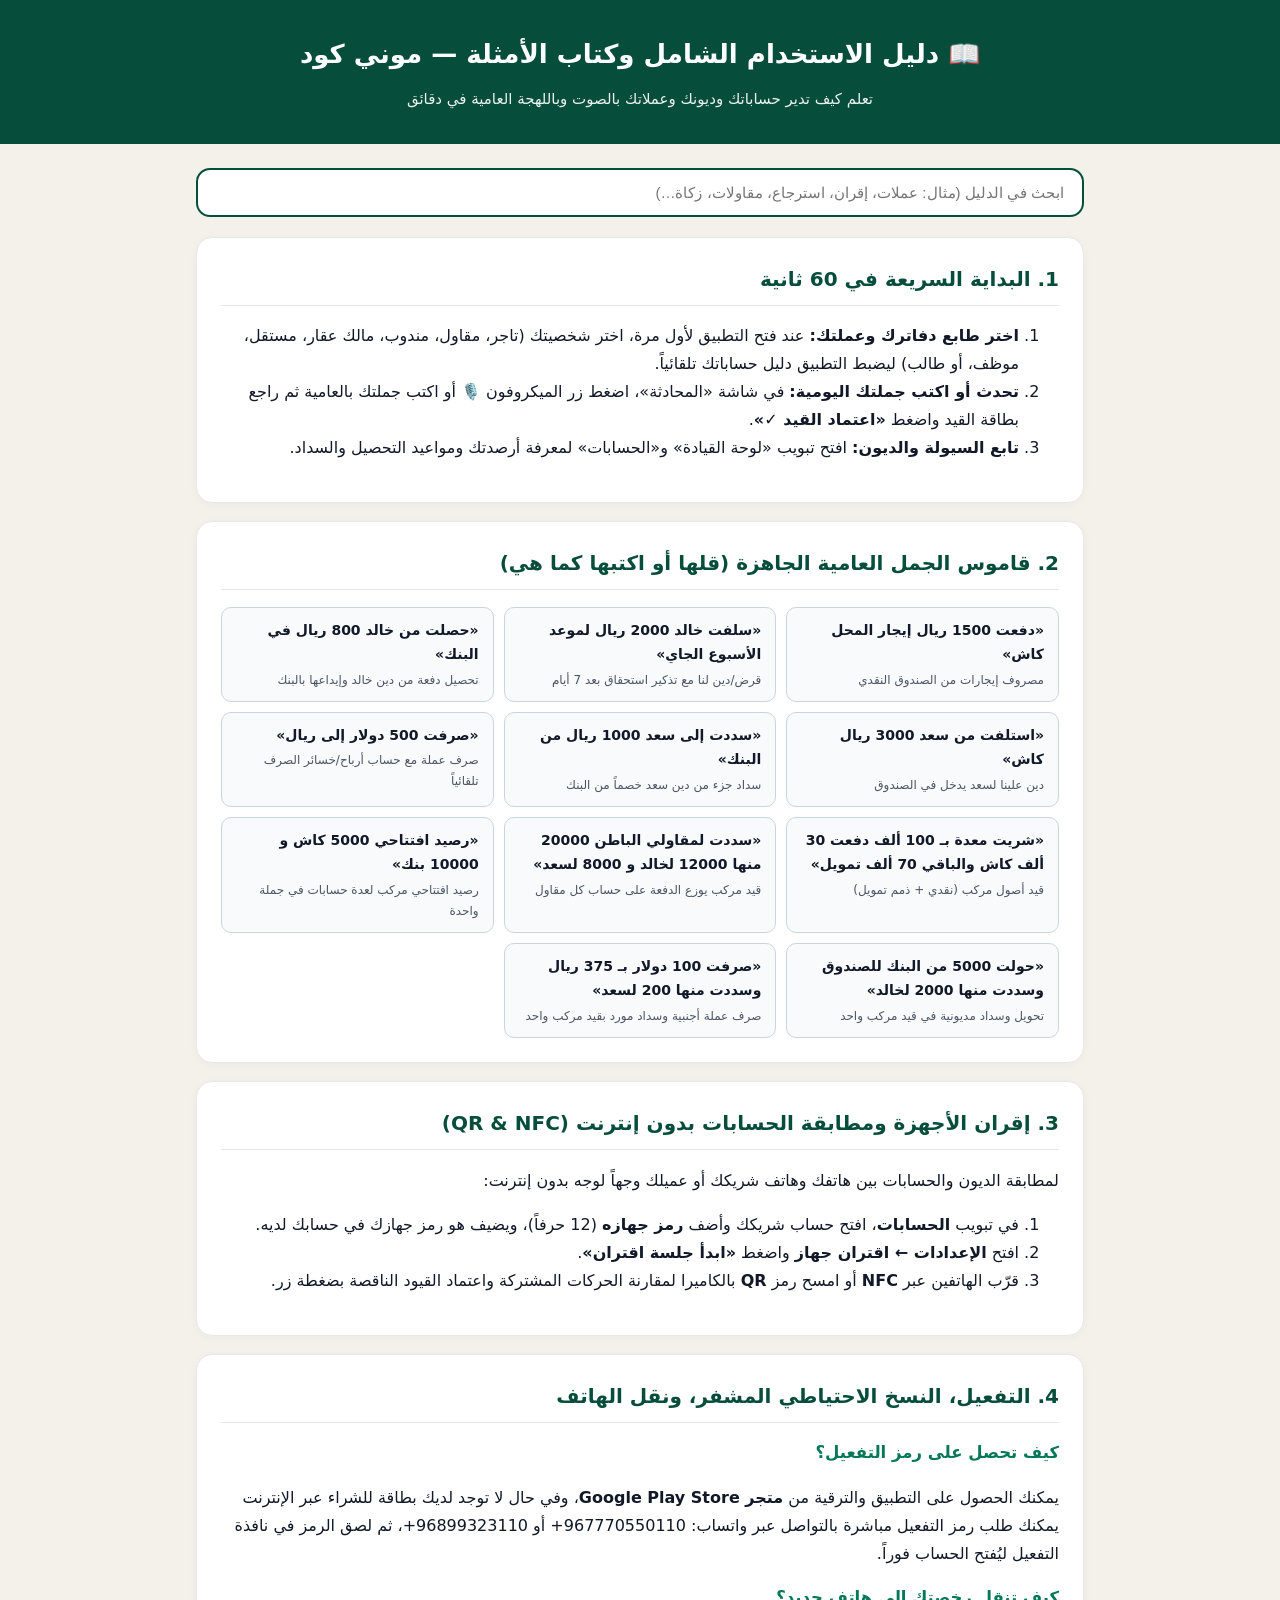
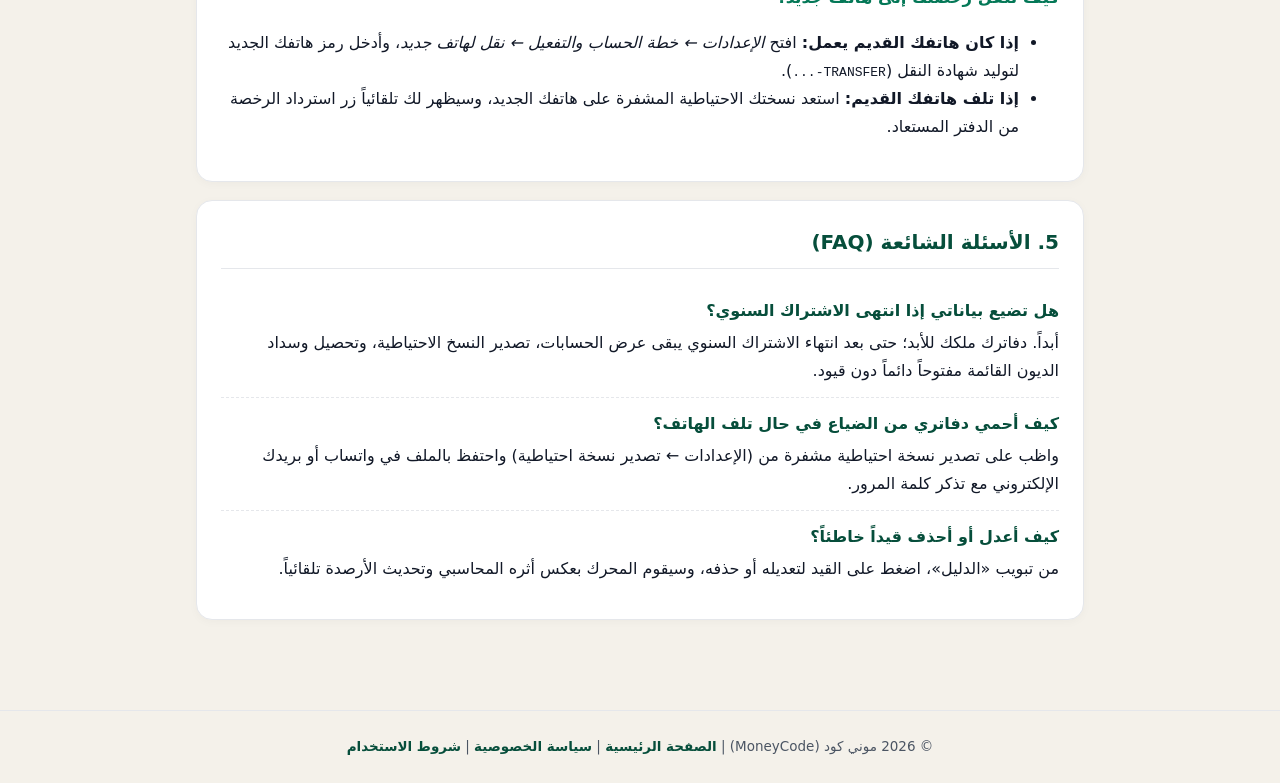
<file: guide.html>
<!DOCTYPE html>
<html lang="ar" dir="rtl">
<head>
  <meta charset="utf-8" />
  <meta name="viewport" content="width=device-width, initial-scale=1" />
  <title>دليل الاستخدام الشامل والأمثلة — تطبيق موني كود (MoneyCode User Guide)</title>
  <style>
    :root { --emerald: #064e3b; --emerald-light: #047857; --gold: #d97706; --gold-soft: #fef3c7; --sand: #f4f1ea; --ink: #111827; --muted: #4b5563; --card: #ffffff; --line: #e5e7eb; }
    * { box-sizing: border-box; }
    body { margin: 0; font-family: system-ui, -apple-system, "Segoe UI", Tahoma, sans-serif; background: var(--sand); color: var(--ink); line-height: 1.75; }
    header { background: var(--emerald); color: #fff; padding: 32px 20px; text-align: center; }
    header h1 { margin: 0 0 8px; font-size: 26px; }
    header p { margin: 0; opacity: 0.92; font-size: 15px; }
    main { max-width: 920px; margin: 24px auto; padding: 0 16px 48px; }
    .search-bar { margin-bottom: 20px; }
    .search-bar input { width: 100%; padding: 14px 18px; border-radius: 14px; border: 2px solid var(--emerald); font-size: 15px; background: #fff; }
    .card { background: var(--card); border: 1px solid var(--line); border-radius: 16px; padding: 24px; margin-bottom: 18px; box-shadow: 0 2px 10px rgba(0,0,0,0.03); }
    h2 { color: var(--emerald); font-size: 20px; margin-top: 0; border-bottom: 1px solid var(--line); padding-bottom: 8px; }
    h3 { color: var(--emerald-light); font-size: 16.5px; margin: 16px 0 6px; }
    .phrase-list { display: grid; grid-template-columns: repeat(auto-fit, minmax(260px, 1fr)); gap: 10px; margin-top: 10px; }
    .phrase { background: #f8fafc; border: 1px solid #cbd5e1; border-radius: 10px; padding: 10px 14px; font-weight: 600; font-size: 14px; color: var(--ink); }
    .phrase small { display: block; color: var(--muted); font-weight: 400; font-size: 12px; margin-top: 3px; }
    .faq-item { border-bottom: 1px dashed var(--line); padding: 12px 0; }
    .faq-item:last-child { border-bottom: none; }
    .faq-q { font-weight: 800; color: var(--emerald); margin-bottom: 4px; }
    footer { text-align: center; color: var(--muted); font-size: 13.5px; padding: 24px; border-top: 1px solid var(--line); }
    a { color: var(--emerald); font-weight: 700; text-decoration: none; }
    @media print { .search-bar, footer { display: none; } body { background: #fff; } }
  </style>
</head>
<body>
  <header>
    <h1>📖 دليل الاستخدام الشامل وكتاب الأمثلة — موني كود</h1>
    <p>تعلم كيف تدير حساباتك وديونك وعملاتك بالصوت وباللهجة العامية في دقائق</p>
  </header>
  <main>
    <div class="search-bar">
      <input id="guideSearch" type="search" placeholder="ابحث في الدليل (مثال: عملات، إقران، استرجاع، مقاولات، زكاة…)" aria-label="بحث في دليل الاستخدام" />
    </div>

    <div class="card guide-section">
      <h2>1. البداية السريعة في 60 ثانية</h2>
      <ol>
        <li><strong>اختر طابع دفاترك وعملتك:</strong> عند فتح التطبيق لأول مرة، اختر شخصيتك (تاجر، مقاول، مندوب، مالك عقار، مستقل، موظف، أو طالب) ليضبط التطبيق دليل حساباتك تلقائياً.</li>
        <li><strong>تحدث أو اكتب جملتك اليومية:</strong> في شاشة «المحادثة»، اضغط زر الميكروفون 🎙️ أو اكتب جملتك بالعامية ثم راجع بطاقة القيد واضغط <strong>«اعتماد القيد ✓»</strong>.</li>
        <li><strong>تابع السيولة والديون:</strong> افتح تبويب «لوحة القيادة» و«الحسابات» لمعرفة أرصدتك ومواعيد التحصيل والسداد.</li>
      </ol>
    </div>

    <div class="card guide-section">
      <h2>2. قاموس الجمل العامية الجاهزة (قلها أو اكتبها كما هي)</h2>
      <div class="phrase-list">
        <div class="phrase">«دفعت 1500 ريال إيجار المحل كاش»<small>مصروف إيجارات من الصندوق النقدي</small></div>
        <div class="phrase">«سلفت خالد 2000 ريال لموعد الأسبوع الجاي»<small>قرض/دين لنا مع تذكير استحقاق بعد 7 أيام</small></div>
        <div class="phrase">«حصلت من خالد 800 ريال في البنك»<small>تحصيل دفعة من دين خالد وإيداعها بالبنك</small></div>
        <div class="phrase">«استلفت من سعد 3000 ريال كاش»<small>دين علينا لسعد يدخل في الصندوق</small></div>
        <div class="phrase">«سددت إلى سعد 1000 ريال من البنك»<small>سداد جزء من دين سعد خصماً من البنك</small></div>
        <div class="phrase">«صرفت 500 دولار إلى ريال»<small>صرف عملة مع حساب أرباح/خسائر الصرف تلقائياً</small></div>
        <div class="phrase">«شريت معدة بـ 100 ألف دفعت 30 ألف كاش والباقي 70 ألف تمويل»<small>قيد أصول مركب (نقدي + ذمم تمويل)</small></div>
        <div class="phrase">«سددت لمقاولي الباطن 20000 منها 12000 لخالد و 8000 لسعد»<small>قيد مركب يوزع الدفعة على حساب كل مقاول</small></div>
        <div class="phrase">«رصيد افتتاحي 5000 كاش و 10000 بنك»<small>رصيد افتتاحي مركب لعدة حسابات في جملة واحدة</small></div>
        <div class="phrase">«حولت 5000 من البنك للصندوق وسددت منها 2000 لخالد»<small>تحويل وسداد مديونية في قيد مركب واحد</small></div>
        <div class="phrase">«صرفت 100 دولار بـ 375 ريال وسددت منها 200 لسعد»<small>صرف عملة أجنبية وسداد مورد بقيد مركب واحد</small></div>
      </div>
    </div>

    <div class="card guide-section">
      <h2>3. إقران الأجهزة ومطابقة الحسابات بدون إنترنت (QR &amp; NFC)</h2>
      <p>لمطابقة الديون والحسابات بين هاتفك وهاتف شريكك أو عميلك وجهاً لوجه بدون إنترنت:</p>
      <ol>
        <li>في تبويب <strong>الحسابات</strong>، افتح حساب شريكك وأضف <strong>رمز جهازه</strong> (12 حرفاً)، ويضيف هو رمز جهازك في حسابك لديه.</li>
        <li>افتح <strong>الإعدادات ← اقتران جهاز</strong> واضغط <strong>«ابدأ جلسة اقتران»</strong>.</li>
        <li>قرّب الهاتفين عبر <strong>NFC</strong> أو امسح رمز <strong>QR</strong> بالكاميرا لمقارنة الحركات المشتركة واعتماد القيود الناقصة بضغطة زر.</li>
      </ol>
    </div>

    <div class="card guide-section">
      <h2>4. التفعيل، النسخ الاحتياطي المشفر، ونقل الهاتف</h2>
      <h3>كيف تحصل على رمز التفعيل؟</h3>
      <p>يمكنك الحصول على التطبيق والترقية من <strong>متجر Google Play Store</strong>، وفي حال لا توجد لديك بطاقة للشراء عبر الإنترنت يمكنك طلب رمز التفعيل مباشرة بالتواصل عبر واتساب: <span dir="ltr">+967770550110</span> أو <span dir="ltr">+96899323110</span>، ثم لصق الرمز في نافذة التفعيل ليُفتح الحساب فوراً.</p>
      <h3>كيف تنقل رخصتك إلى هاتف جديد؟</h3>
      <ul>
        <li><strong>إذا كان هاتفك القديم يعمل:</strong> افتح <em>الإعدادات ← خطة الحساب والتفعيل ← نقل لهاتف جديد</em>، وأدخل رمز هاتفك الجديد لتوليد شهادة النقل (<code>TRANSFER-...</code>).</li>
        <li><strong>إذا تلف هاتفك القديم:</strong> استعد نسختك الاحتياطية المشفرة على هاتفك الجديد، وسيظهر لك تلقائياً زر استرداد الرخصة من الدفتر المستعاد.</li>
      </ul>
    </div>

    <div class="card guide-section">
      <h2>5. الأسئلة الشائعة (FAQ)</h2>
      <div class="faq-item">
        <div class="faq-q">هل تضيع بياناتي إذا انتهى الاشتراك السنوي؟</div>
        <div>أبداً. دفاترك ملكك للأبد؛ حتى بعد انتهاء الاشتراك السنوي يبقى عرض الحسابات، تصدير النسخ الاحتياطية، وتحصيل وسداد الديون القائمة مفتوحاً دائماً دون قيود.</div>
      </div>
      <div class="faq-item">
        <div class="faq-q">كيف أحمي دفاتري من الضياع في حال تلف الهاتف؟</div>
        <div>واظب على تصدير نسخة احتياطية مشفرة من (الإعدادات ← تصدير نسخة احتياطية) واحتفظ بالملف في واتساب أو بريدك الإلكتروني مع تذكر كلمة المرور.</div>
      </div>
      <div class="faq-item">
        <div class="faq-q">كيف أعدل أو أحذف قيداً خاطئاً؟</div>
        <div>من تبويب «الدليل»، اضغط على القيد لتعديله أو حذفه، وسيقوم المحرك بعكس أثره المحاسبي وتحديث الأرصدة تلقائياً.</div>
      </div>
    </div>
  </main>
  <footer>
    © 2026 موني كود (MoneyCode) | <a href="index.html">الصفحة الرئيسية</a> | <a href="privacy.html">سياسة الخصوصية</a> | <a href="terms.html">شروط الاستخدام</a>
  </footer>
  <script>
    document.getElementById('guideSearch').addEventListener('input', function (e) {
      var q = e.target.value.trim().toLowerCase();
      Array.prototype.forEach.call(document.querySelectorAll('.guide-section'), function (sec) {
        sec.style.display = (!q || sec.textContent.toLowerCase().indexOf(q) >= 0) ? '' : 'none';
      });
    });
  </script>
</body>
</html>
</file>
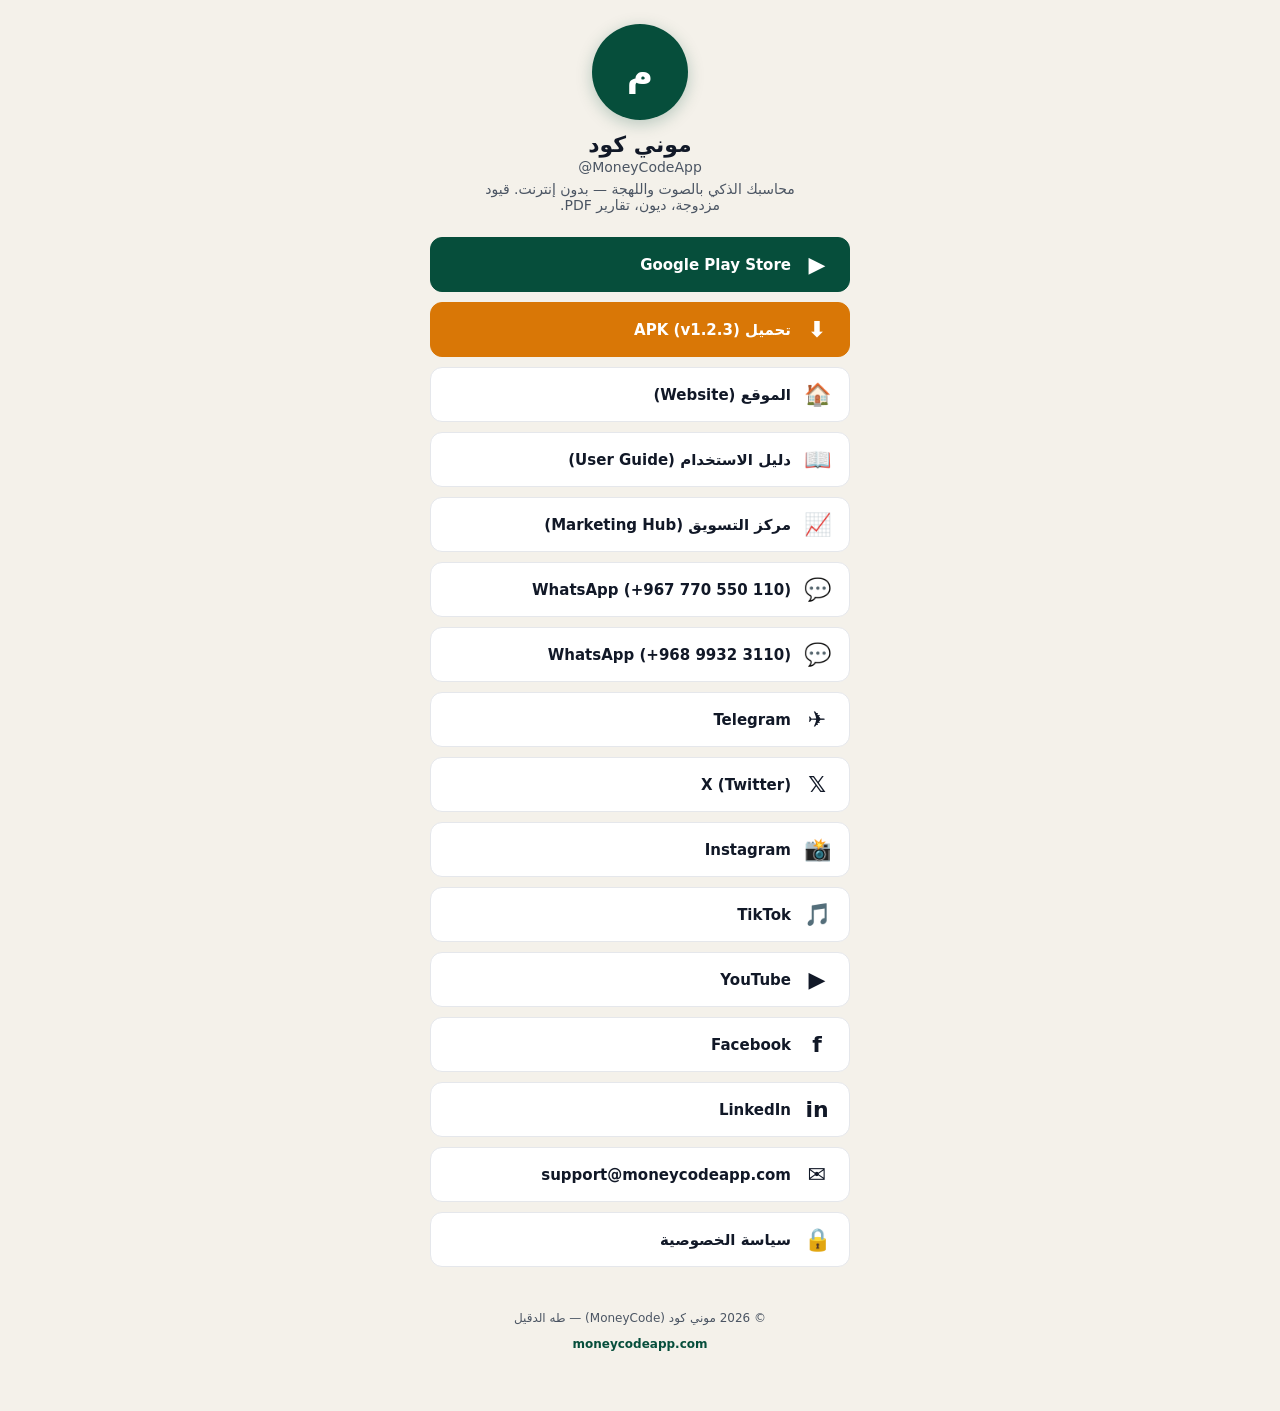
<file: links.html>
<!DOCTYPE html>
<html lang="ar" dir="rtl">
<head>
  <meta charset="utf-8" />
  <meta name="viewport" content="width=device-width, initial-scale=1" />
  <title>MoneyCode — Links</title>
  <meta name="description" content="MoneyCode (موني كود) — all links in one place." />
  <style>
    :root { --emerald: #064e3b; --gold: #d97706; --ink: #111827; --muted: #4b5563; --bg: #f4f1ea; --card: #ffffff; --line: #e5e7eb; }
    * { box-sizing: border-box; }
    body { margin: 0; font-family: system-ui, -apple-system, "Segoe UI", Tahoma, sans-serif; background: var(--bg); color: var(--ink); min-height: 100vh; display: flex; flex-direction: column; align-items: center; padding: 24px 16px 48px; }
    .avatar { width: 96px; height: 96px; border-radius: 50%; background: var(--emerald); display: flex; align-items: center; justify-content: center; color: #fff; font-size: 36px; font-weight: 700; margin-bottom: 12px; box-shadow: 0 4px 16px rgba(6,78,59,0.25); }
    .name { font-size: 22px; font-weight: 700; margin: 0 0 2px; }
    .handle { font-size: 14px; color: var(--muted); margin: 0 0 6px; direction: ltr; }
    .tagline { font-size: 14px; color: var(--muted); margin: 0 0 24px; text-align: center; max-width: 320px; }
    .links { width: 100%; max-width: 420px; display: flex; flex-direction: column; gap: 10px; }
    .link { display: flex; align-items: center; gap: 12px; padding: 14px 18px; background: var(--card); border: 1px solid var(--line); border-radius: 12px; text-decoration: none; color: var(--ink); font-weight: 600; font-size: 15px; transition: transform 0.15s, box-shadow 0.15s; }
    .link:hover { transform: translateY(-2px); box-shadow: 0 4px 12px rgba(0,0,0,0.08); }
    .link .icon { font-size: 22px; width: 28px; text-align: center; flex-shrink: 0; }
    .link.primary { background: var(--emerald); color: #fff; border-color: var(--emerald); }
    .link.gold { background: var(--gold); color: #fff; border-color: var(--gold); }
    .footer { margin-top: 32px; font-size: 12px; color: var(--muted); text-align: center; }
    .footer a { color: var(--emerald); text-decoration: none; font-weight: 600; }
  </style>
</head>
<body>
  <div class="avatar">م</div>
  <h1 class="name">موني كود</h1>
  <p class="handle">@MoneyCodeApp</p>
  <p class="tagline">محاسبك الذكي بالصوت واللهجة — بدون إنترنت. قيود مزدوجة، ديون، تقارير PDF.</p>

  <div class="links">
    <a class="link primary" href="https://play.google.com/store/apps/details?id=com.moneycode.sovereign" target="_blank" rel="noopener">
      <span class="icon">▶</span> Google Play Store
    </a>
    <a class="link gold" href="MoneyCode-1.2.3-release.apk" download>
      <span class="icon">⬇</span> تحميل APK (v1.2.3)
    </a>
    <a class="link" href="index.html">
      <span class="icon">🏠</span> الموقع (Website)
    </a>
    <a class="link" href="guide.html">
      <span class="icon">📖</span> دليل الاستخدام (User Guide)
    </a>
    <a class="link" href="marketing-hub.html">
      <span class="icon">📈</span> مركز التسويق (Marketing Hub)
    </a>
    <a class="link" href="https://wa.me/967770550110" target="_blank" rel="noopener">
      <span class="icon">💬</span> WhatsApp (+967 770 550 110)
    </a>
    <a class="link" href="https://wa.me/96899323110" target="_blank" rel="noopener">
      <span class="icon">💬</span> WhatsApp (+968 9932 3110)
    </a>
    <a class="link" href="https://t.me/MoneyCodeApp" target="_blank" rel="noopener">
      <span class="icon">✈</span> Telegram
    </a>
    <a class="link" href="https://x.com/MoneyCodeApp" target="_blank" rel="noopener">
      <span class="icon">𝕏</span> X (Twitter)
    </a>
    <a class="link" href="https://instagram.com/MoneyCodeApp" target="_blank" rel="noopener">
      <span class="icon">📸</span> Instagram
    </a>
    <a class="link" href="https://tiktok.com/@MoneyCodeApp" target="_blank" rel="noopener">
      <span class="icon">🎵</span> TikTok
    </a>
    <a class="link" href="https://youtube.com/@MoneyCodeApp" target="_blank" rel="noopener">
      <span class="icon">▶</span> YouTube
    </a>
    <a class="link" href="https://facebook.com/MoneyCodeApp" target="_blank" rel="noopener">
      <span class="icon">f</span> Facebook
    </a>
    <a class="link" href="https://linkedin.com/company/moneycodeapp" target="_blank" rel="noopener">
      <span class="icon">in</span> LinkedIn
    </a>
    <a class="link" href="mailto:support@moneycodeapp.com">
      <span class="icon">✉</span> support@moneycodeapp.com
    </a>
    <a class="link" href="privacy.html">
      <span class="icon">🔒</span> سياسة الخصوصية
    </a>
  </div>

  <div class="footer">
    <p>© 2026 موني كود (MoneyCode) — طه الدقيل</p>
    <p><a href="https://moneycodeapp.com">moneycodeapp.com</a></p>
  </div>
</body>
</html>
</file>
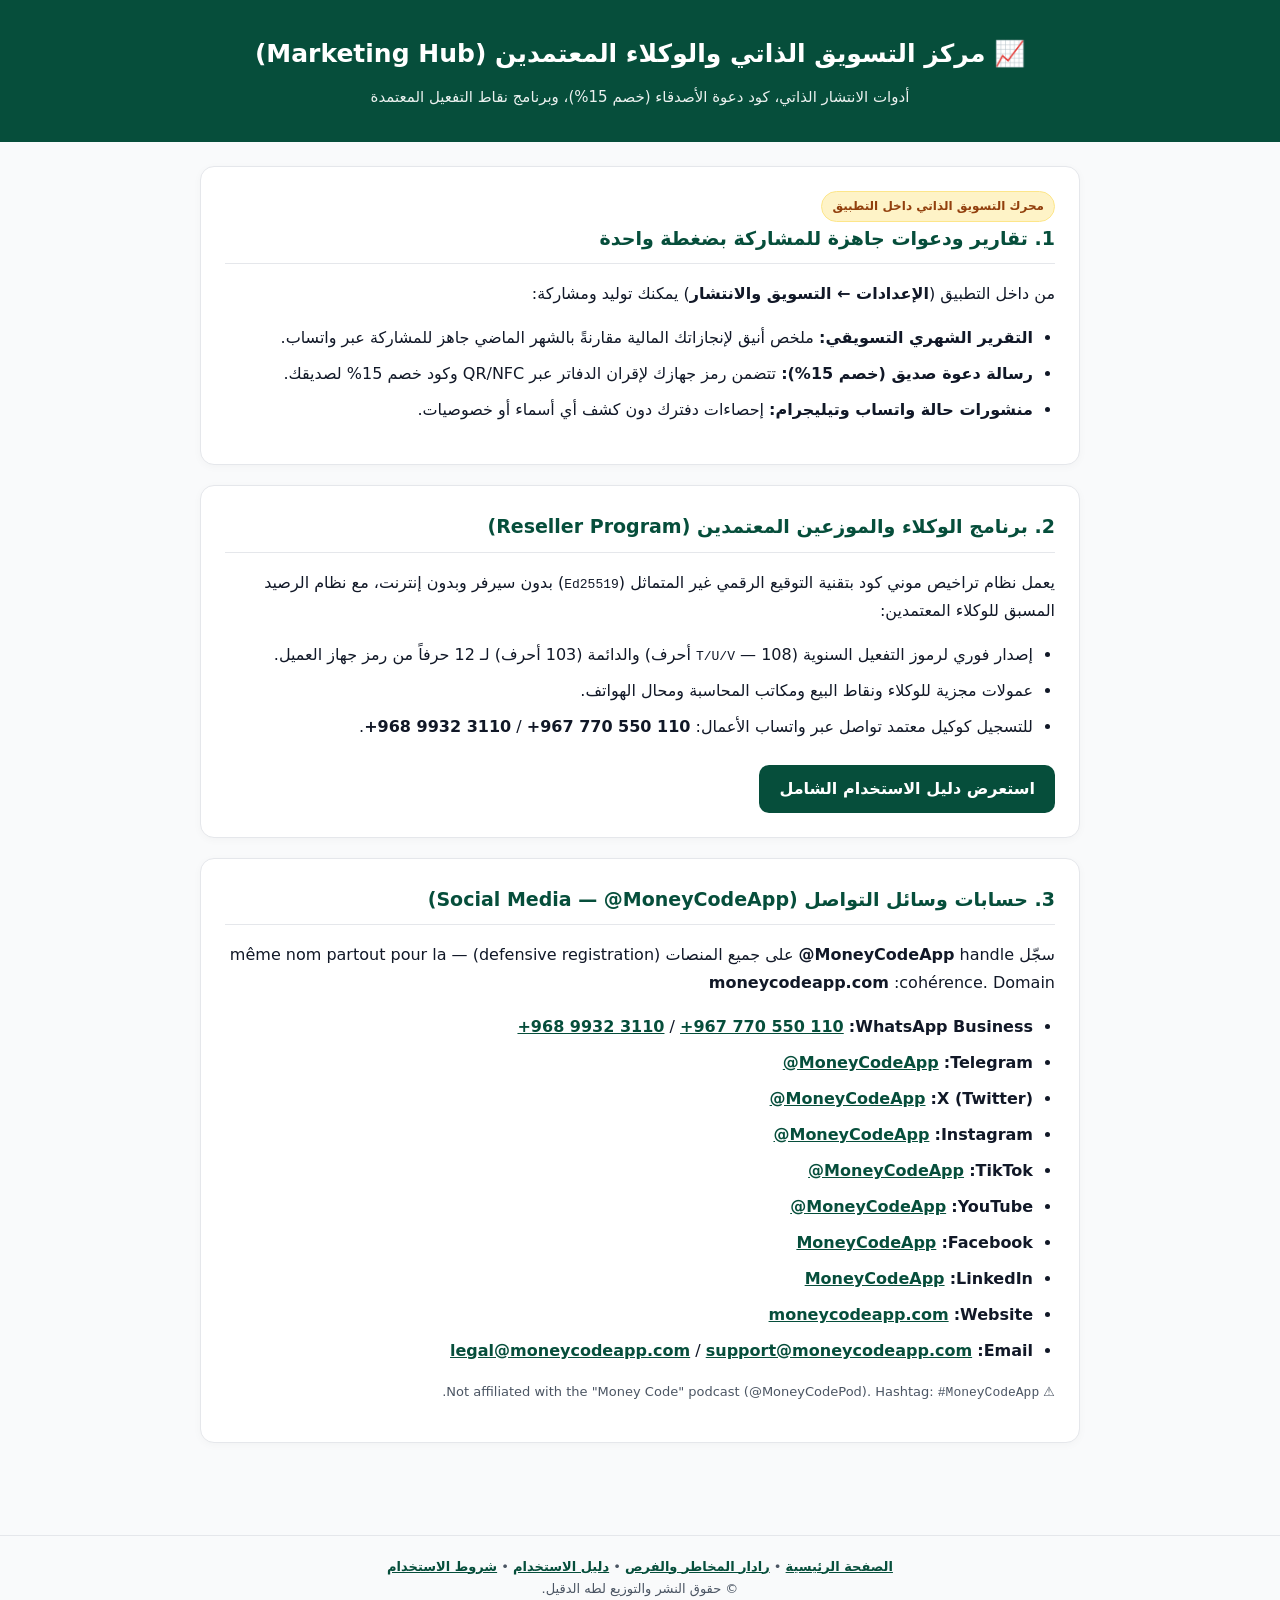
<file: marketing-hub.html>
<!DOCTYPE html>
<html lang="ar" dir="rtl">
<head>
  <meta charset="utf-8" />
  <meta name="viewport" content="width=device-width, initial-scale=1" />
  <title>مركز التسويق والوكلاء — موني كود (Marketing Hub &amp; Resellers)</title>
  <style>
    :root { --emerald: #064e3b; --gold: #d97706; --ink: #111827; --muted: #4b5563; --bg: #f9fafb; --card: #ffffff; --line: #e5e7eb; }
    body { margin: 0; font-family: system-ui, -apple-system, "Segoe UI", Roboto, sans-serif; background: var(--bg); color: var(--ink); line-height: 1.75; }
    header { background: var(--emerald); color: #fff; padding: 32px 20px; text-align: center; }
    header h1 { margin: 0 0 8px; font-size: 25px; }
    header p { margin: 0; opacity: 0.92; font-size: 15px; }
    main { max-width: 880px; margin: 24px auto; padding: 0 16px 48px; }
    .card { background: var(--card); border: 1px solid var(--line); border-radius: 14px; padding: 24px; margin-bottom: 20px; box-shadow: 0 2px 8px rgba(0,0,0,0.03); }
    h2 { color: var(--emerald); font-size: 19px; margin-top: 0; border-bottom: 1px solid var(--line); padding-bottom: 8px; }
    ul { padding-inline-start: 22px; }
    li { margin-bottom: 8px; }
    .badge { display: inline-block; background: #fef3c7; color: #92400e; border: 1px solid #fde68a; padding: 4px 10px; border-radius: 999px; font-size: 12px; font-weight: 700; }
    .cta { display: inline-block; background: var(--emerald); color: #fff; text-decoration: none; padding: 10px 20px; border-radius: 10px; font-weight: 700; margin-top: 8px; }
    footer { text-align: center; color: var(--muted); font-size: 13px; padding: 20px; border-top: 1px solid var(--line); }
    a { color: var(--emerald); font-weight: 600; }
  </style>
</head>
<body>
  <header>
    <h1>📈 مركز التسويق الذاتي والوكلاء المعتمدين (Marketing Hub)</h1>
    <p>أدوات الانتشار الذاتي، كود دعوة الأصدقاء (خصم 15%)، وبرنامج نقاط التفعيل المعتمدة</p>
  </header>
  <main>
    <div class="card">
      <span class="badge">محرك التسويق الذاتي داخل التطبيق</span>
      <h2>1. تقارير ودعوات جاهزة للمشاركة بضغطة واحدة</h2>
      <p>من داخل التطبيق (<strong>الإعدادات ← التسويق والانتشار</strong>) يمكنك توليد ومشاركة:</p>
      <ul>
        <li><strong>التقرير الشهري التسويقي:</strong> ملخص أنيق لإنجازاتك المالية مقارنةً بالشهر الماضي جاهز للمشاركة عبر واتساب.</li>
        <li><strong>رسالة دعوة صديق (خصم 15%):</strong> تتضمن رمز جهازك لإقران الدفاتر عبر QR/NFC وكود خصم 15% لصديقك.</li>
        <li><strong>منشورات حالة واتساب وتيليجرام:</strong> إحصاءات دفترك دون كشف أي أسماء أو خصوصيات.</li>
      </ul>
    </div>

    <div class="card">
      <h2>2. برنامج الوكلاء والموزعين المعتمدين (Reseller Program)</h2>
      <p>يعمل نظام تراخيص موني كود بتقنية التوقيع الرقمي غير المتماثل (<code>Ed25519</code>) بدون سيرفر وبدون إنترنت، مع نظام الرصيد المسبق للوكلاء المعتمدين:</p>
      <ul>
        <li>إصدار فوري لرموز التفعيل السنوية (<code>T/U/V</code> — 108 أحرف) والدائمة (103 أحرف) لـ 12 حرفاً من رمز جهاز العميل.</li>
        <li>عمولات مجزية للوكلاء ونقاط البيع ومكاتب المحاسبة ومحال الهواتف.</li>
        <li>للتسجيل كوكيل معتمد تواصل عبر واتساب الأعمال: <strong dir="ltr">+967 770 550 110</strong> / <strong dir="ltr">+968 9932 3110</strong>.</li>
      </ul>
      <a class="cta" href="guide.html">استعرض دليل الاستخدام الشامل</a>
    </div>
    <div class="card">
    <h2>3. حسابات وسائل التواصل (Social Media — @MoneyCodeApp)</h2>
    <p>سجّل handle <strong dir="ltr">@MoneyCodeApp</strong> على جميع المنصات (defensive registration) — même nom partout pour la cohérence. Domain: <strong dir="ltr">moneycodeapp.com</strong></p>
    <ul>
      <li><strong>WhatsApp Business:</strong> <a href="https://wa.me/967770550110" dir="ltr">+967 770 550 110</a> / <a href="https://wa.me/96899323110" dir="ltr">+968 9932 3110</a></li>
      <li><strong>Telegram:</strong> <a href="https://t.me/MoneyCodeApp" dir="ltr">@MoneyCodeApp</a></li>
      <li><strong>X (Twitter):</strong> <a href="https://x.com/MoneyCodeApp" dir="ltr">@MoneyCodeApp</a></li>
      <li><strong>Instagram:</strong> <a href="https://instagram.com/MoneyCodeApp" dir="ltr">@MoneyCodeApp</a></li>
      <li><strong>TikTok:</strong> <a href="https://tiktok.com/@MoneyCodeApp" dir="ltr">@MoneyCodeApp</a></li>
      <li><strong>YouTube:</strong> <a href="https://youtube.com/@MoneyCodeApp" dir="ltr">@MoneyCodeApp</a></li>
      <li><strong>Facebook:</strong> <a href="https://facebook.com/MoneyCodeApp" dir="ltr">MoneyCodeApp</a></li>
      <li><strong>LinkedIn:</strong> <a href="https://linkedin.com/company/moneycodeapp" dir="ltr">MoneyCodeApp</a></li>
      <li><strong>Website:</strong> <a href="https://moneycodeapp.com" dir="ltr">moneycodeapp.com</a></li>
      <li><strong>Email:</strong> <a href="mailto:support@moneycodeapp.com" dir="ltr">support@moneycodeapp.com</a> / <a href="mailto:legal@moneycodeapp.com" dir="ltr">legal@moneycodeapp.com</a></li>
    </ul>
    <p style="font-size:13px;color:var(--muted);">⚠️ Not affiliated with the "Money Code" podcast (@MoneyCodePod). Hashtag: <code>#MoneyCodeApp</code>.</p>
  </div>
</main>
  <footer>
    <a href="index.html">الصفحة الرئيسية</a> • <a href="trading-radar.html">رادار المخاطر والفرص</a> • <a href="guide.html">دليل الاستخدام</a> • <a href="terms.html">شروط الاستخدام</a>
    <br>© حقوق النشر والتوزيع لطه الدقيل.
  </footer>
</body>
</html>
</file>
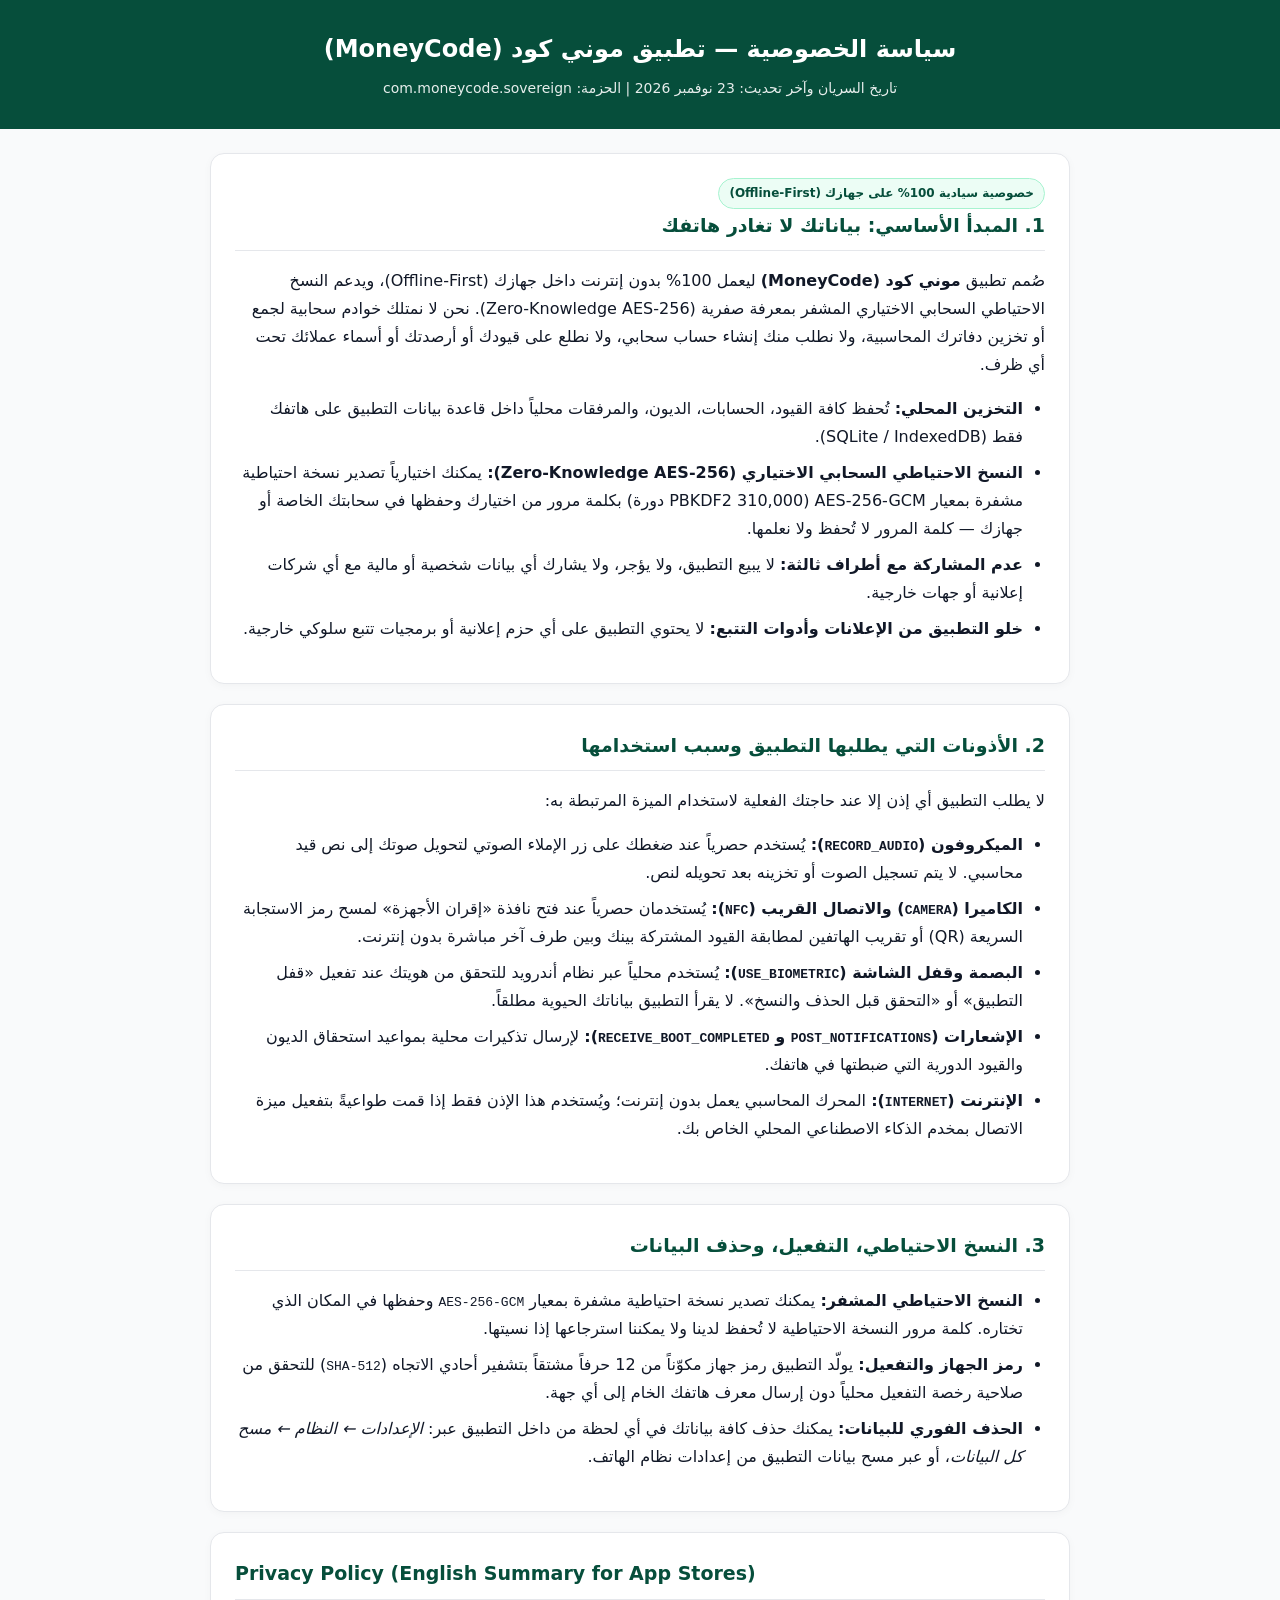
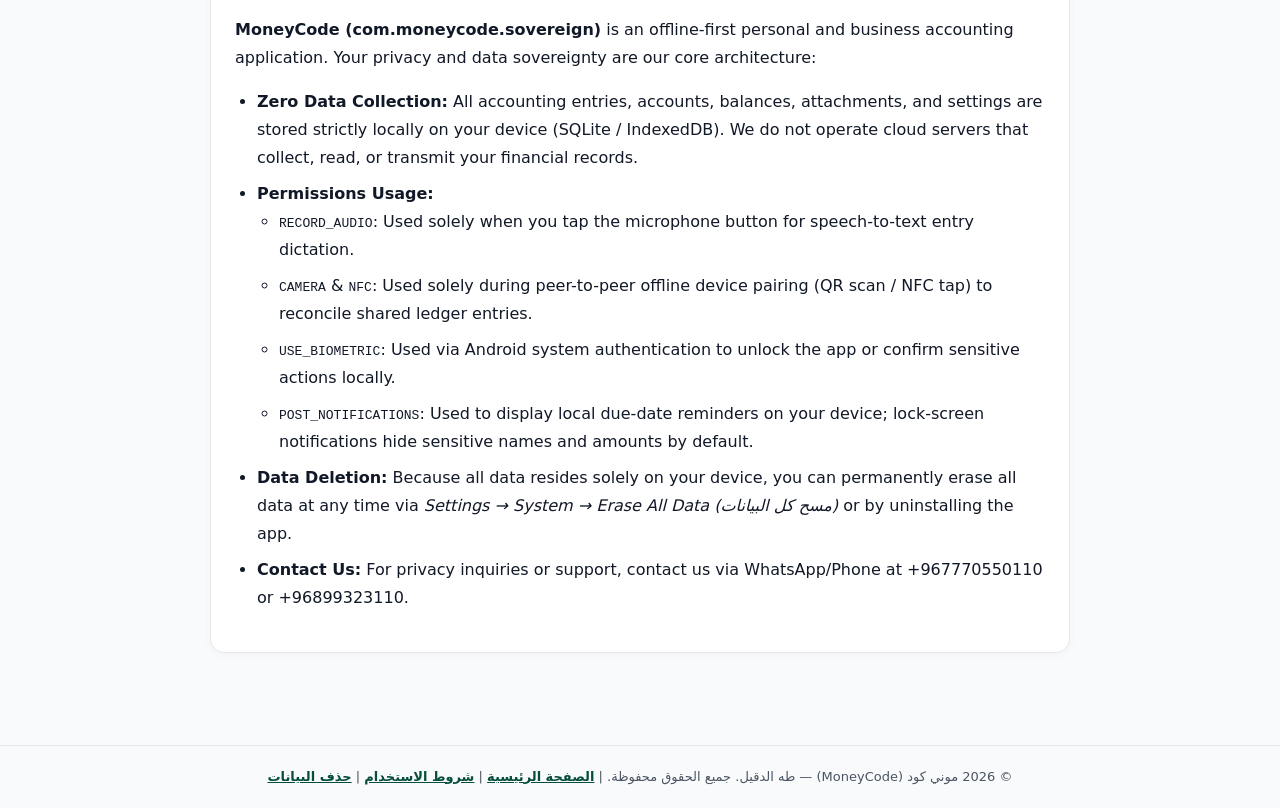
<file: privacy.html>
<!DOCTYPE html>
<html lang="ar" dir="rtl">
<head>
  <meta charset="utf-8" />
  <meta name="viewport" content="width=device-width, initial-scale=1" />
  <title>سياسة الخصوصية — تطبيق موني كود (MoneyCode Privacy Policy)</title>
  <style>
    :root { --emerald: #064e3b; --gold: #d97706; --ink: #111827; --muted: #4b5563; --bg: #f9fafb; --card: #ffffff; --line: #e5e7eb; }
    body { margin: 0; font-family: system-ui, -apple-system, "Segoe UI", Roboto, sans-serif; background: var(--bg); color: var(--ink); line-height: 1.75; }
    header { background: var(--emerald); color: #fff; padding: 28px 20px; text-align: center; }
    header h1 { margin: 0 0 6px; font-size: 24px; }
    header p { margin: 0; opacity: 0.9; font-size: 14px; }
    main { max-width: 860px; margin: 24px auto; padding: 0 16px 48px; }
    .card { background: var(--card); border: 1px solid var(--line); border-radius: 14px; padding: 24px; margin-bottom: 20px; box-shadow: 0 2px 8px rgba(0,0,0,0.03); }
    h2 { color: var(--emerald); font-size: 19px; margin-top: 0; border-bottom: 1px solid var(--line); padding-bottom: 8px; }
    ul { padding-inline-start: 22px; }
    li { margin-bottom: 8px; }
    .badge { display: inline-block; background: #ecfdf5; color: var(--emerald); border: 1px solid #a7f3d0; padding: 4px 10px; border-radius: 999px; font-size: 12px; font-weight: 700; }
    .en { direction: ltr; text-align: left; }
    footer { text-align: center; color: var(--muted); font-size: 13px; padding: 20px; border-top: 1px solid var(--line); }
    a { color: var(--emerald); font-weight: 600; }
  </style>
</head>
<body>
  <header>
    <h1>سياسة الخصوصية — تطبيق موني كود (MoneyCode)</h1>
    <p>تاريخ السريان وآخر تحديث: 23 نوفمبر 2026 | الحزمة: com.moneycode.sovereign</p>
  </header>
  <main>
    <div class="card">
      <span class="badge">خصوصية سيادية 100% على جهازك (Offline-First)</span>
      <h2>1. المبدأ الأساسي: بياناتك لا تغادر هاتفك</h2>
      <p>صُمم تطبيق <strong>موني كود (MoneyCode)</strong> ليعمل 100% بدون إنترنت داخل جهازك (Offline-First)، ويدعم النسخ الاحتياطي السحابي الاختياري المشفر بمعرفة صفرية (Zero-Knowledge AES-256). نحن لا نمتلك خوادم سحابية لجمع أو تخزين دفاترك المحاسبية، ولا نطلب منك إنشاء حساب سحابي، ولا نطلع على قيودك أو أرصدتك أو أسماء عملائك تحت أي ظرف.</p>
      <ul>
        <li><strong>التخزين المحلي:</strong> تُحفظ كافة القيود، الحسابات، الديون، والمرفقات محلياً داخل قاعدة بيانات التطبيق على هاتفك فقط (SQLite / IndexedDB).</li>
        <li><strong>النسخ الاحتياطي السحابي الاختياري (Zero-Knowledge AES-256):</strong> يمكنك اختيارياً تصدير نسخة احتياطية مشفرة بمعيار AES-256-GCM (PBKDF2 310,000 دورة) بكلمة مرور من اختيارك وحفظها في سحابتك الخاصة أو جهازك — كلمة المرور لا تُحفظ ولا نعلمها.</li>
        <li><strong>عدم المشاركة مع أطراف ثالثة:</strong> لا يبيع التطبيق، ولا يؤجر، ولا يشارك أي بيانات شخصية أو مالية مع أي شركات إعلانية أو جهات خارجية.</li>
        <li><strong>خلو التطبيق من الإعلانات وأدوات التتبع:</strong> لا يحتوي التطبيق على أي حزم إعلانية أو برمجيات تتبع سلوكي خارجية.</li>
      </ul>
    </div>

    <div class="card">
      <h2>2. الأذونات التي يطلبها التطبيق وسبب استخدامها</h2>
      <p>لا يطلب التطبيق أي إذن إلا عند حاجتك الفعلية لاستخدام الميزة المرتبطة به:</p>
      <ul>
        <li><strong>الميكروفون (<code>RECORD_AUDIO</code>):</strong> يُستخدم حصرياً عند ضغطك على زر الإملاء الصوتي لتحويل صوتك إلى نص قيد محاسبي. لا يتم تسجيل الصوت أو تخزينه بعد تحويله لنص.</li>
        <li><strong>الكاميرا (<code>CAMERA</code>) والاتصال القريب (<code>NFC</code>):</strong> يُستخدمان حصرياً عند فتح نافذة «إقران الأجهزة» لمسح رمز الاستجابة السريعة (QR) أو تقريب الهاتفين لمطابقة القيود المشتركة بينك وبين طرف آخر مباشرة بدون إنترنت.</li>
        <li><strong>البصمة وقفل الشاشة (<code>USE_BIOMETRIC</code>):</strong> يُستخدم محلياً عبر نظام أندرويد للتحقق من هويتك عند تفعيل «قفل التطبيق» أو «التحقق قبل الحذف والنسخ». لا يقرأ التطبيق بياناتك الحيوية مطلقاً.</li>
        <li><strong>الإشعارات (<code>POST_NOTIFICATIONS</code> و <code>RECEIVE_BOOT_COMPLETED</code>):</strong> لإرسال تذكيرات محلية بمواعيد استحقاق الديون والقيود الدورية التي ضبطتها في هاتفك.</li>
        <li><strong>الإنترنت (<code>INTERNET</code>):</strong> المحرك المحاسبي يعمل بدون إنترنت؛ ويُستخدم هذا الإذن فقط إذا قمت طواعيةً بتفعيل ميزة الاتصال بمخدم الذكاء الاصطناعي المحلي الخاص بك.</li>
      </ul>
    </div>

    <div class="card">
      <h2>3. النسخ الاحتياطي، التفعيل، وحذف البيانات</h2>
      <ul>
        <li><strong>النسخ الاحتياطي المشفر:</strong> يمكنك تصدير نسخة احتياطية مشفرة بمعيار <code>AES-256-GCM</code> وحفظها في المكان الذي تختاره. كلمة مرور النسخة الاحتياطية لا تُحفظ لدينا ولا يمكننا استرجاعها إذا نسيتها.</li>
        <li><strong>رمز الجهاز والتفعيل:</strong> يولّد التطبيق رمز جهاز مكوّناً من 12 حرفاً مشتقاً بتشفير أحادي الاتجاه (<code>SHA-512</code>) للتحقق من صلاحية رخصة التفعيل محلياً دون إرسال معرف هاتفك الخام إلى أي جهة.</li>
        <li><strong>الحذف الفوري للبيانات:</strong> يمكنك حذف كافة بياناتك في أي لحظة من داخل التطبيق عبر: <em>الإعدادات ← النظام ← مسح كل البيانات</em>، أو عبر مسح بيانات التطبيق من إعدادات نظام الهاتف.</li>
      </ul>
    </div>

    <div class="card en" lang="en">
      <h2>Privacy Policy (English Summary for App Stores)</h2>
      <p><strong>MoneyCode (com.moneycode.sovereign)</strong> is an offline-first personal and business accounting application. Your privacy and data sovereignty are our core architecture:</p>
      <ul>
        <li><strong>Zero Data Collection:</strong> All accounting entries, accounts, balances, attachments, and settings are stored strictly locally on your device (SQLite / IndexedDB). We do not operate cloud servers that collect, read, or transmit your financial records.</li>
        <li><strong>Permissions Usage:</strong>
          <ul>
            <li><code>RECORD_AUDIO</code>: Used solely when you tap the microphone button for speech-to-text entry dictation.</li>
            <li><code>CAMERA</code> &amp; <code>NFC</code>: Used solely during peer-to-peer offline device pairing (QR scan / NFC tap) to reconcile shared ledger entries.</li>
            <li><code>USE_BIOMETRIC</code>: Used via Android system authentication to unlock the app or confirm sensitive actions locally.</li>
            <li><code>POST_NOTIFICATIONS</code>: Used to display local due-date reminders on your device; lock-screen notifications hide sensitive names and amounts by default.</li>
          </ul>
        </li>
        <li><strong>Data Deletion:</strong> Because all data resides solely on your device, you can permanently erase all data at any time via <em>Settings → System → Erase All Data (مسح كل البيانات)</em> or by uninstalling the app.</li>
        <li><strong>Contact Us:</strong> For privacy inquiries or support, contact us via WhatsApp/Phone at <span dir="ltr">+967770550110</span> or <span dir="ltr">+96899323110</span>.</li>
      </ul>
    </div>
  </main>
  <footer>
    © 2026 موني كود (MoneyCode) — طه الدقيل. جميع الحقوق محفوظة. | <a href="index.html">الصفحة الرئيسية</a> | <a href="terms.html">شروط الاستخدام</a> | <a href="delete-data.html">حذف البيانات</a>
  </footer>
</body>
</html>
</file>
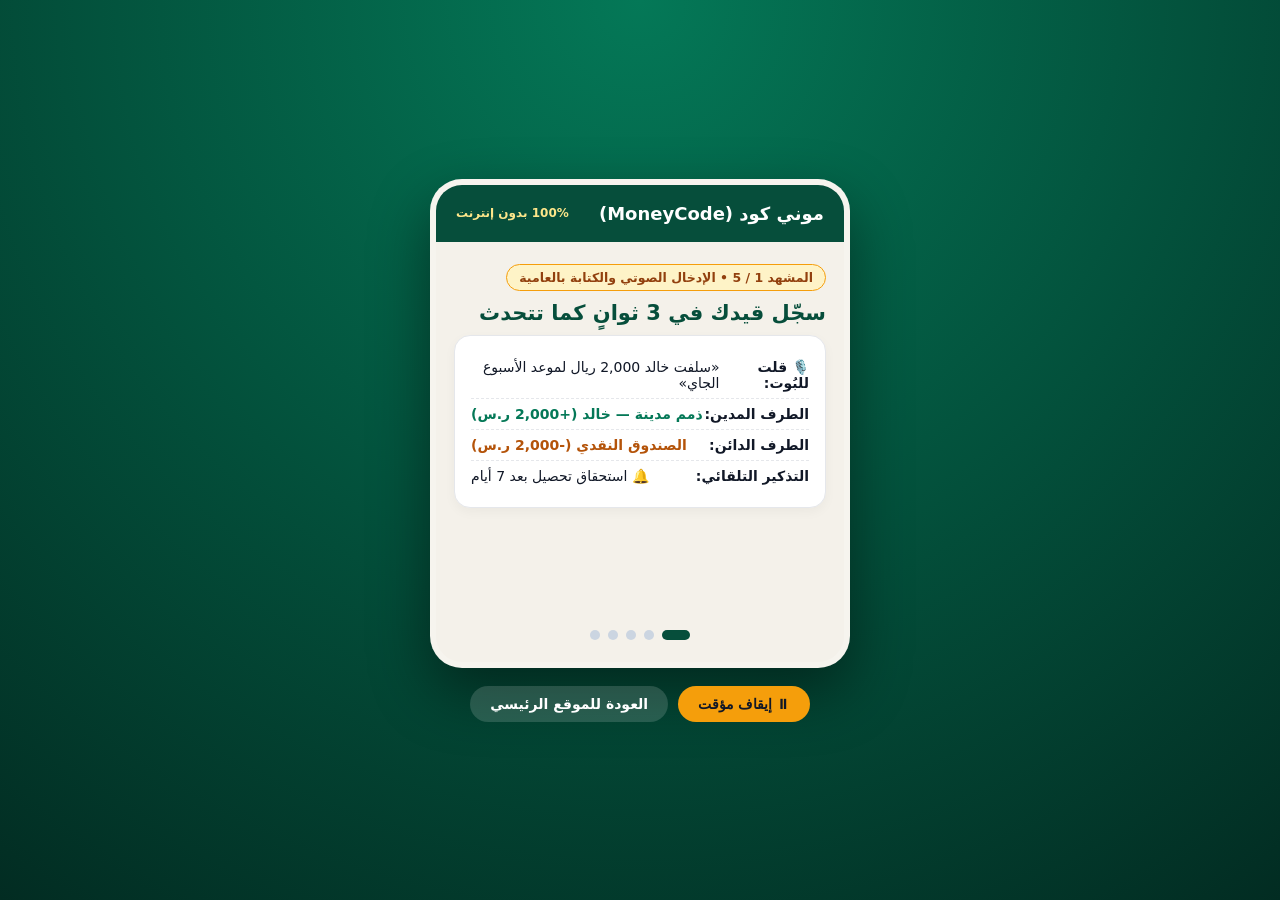
<file: promo-video.html>
<!DOCTYPE html>
<html lang="ar" dir="rtl">
<head>
  <meta charset="utf-8" />
  <meta name="viewport" content="width=device-width, initial-scale=1" />
  <title>العرض الترويجي المتحرك — تطبيق موني كود (MoneyCode Promo Showcase)</title>
  <style>
    :root { --emerald: #064e3b; --gold: #f59e0b; --sand: #f4f1ea; --ink: #111827; }
    * { box-sizing: border-box; }
    body { margin: 0; font-family: system-ui, -apple-system, "Segoe UI", Tahoma, sans-serif; background: radial-gradient(circle at top, #047857, #022c22); color: #fff; min-height: 100vh; display: flex; flex-direction: column; align-items: center; justify-content: center; padding: 20px; }
    .stage { width: min(420px, 94vw); background: var(--sand); color: var(--ink); border-radius: 32px; border: 6px solid rgba(255,255,255,0.2); overflow: hidden; box-shadow: 0 24px 60px rgba(0,0,0,0.45); }
    .topbar { background: var(--emerald); color: #fff; padding: 18px 20px; display: flex; justify-content: space-between; align-items: center; font-weight: 800; font-size: 18px; }
    .topbar span { color: #fde68a; font-size: 12px; font-weight: 700; }
    .screen { padding: 22px 18px; min-height: 420px; display: flex; flex-direction: column; justify-content: space-between; }
    .scene-badge { display: inline-block; background: #fef3c7; color: #92400e; border: 1px solid #f59e0b; padding: 5px 12px; border-radius: 999px; font-size: 12.5px; font-weight: 800; margin-bottom: 10px; }
    .scene-title { font-size: 21px; font-weight: 800; color: var(--emerald); margin: 0 0 8px; }
    .scene-card { background: #fff; border: 1px solid #e5e7eb; border-radius: 16px; padding: 16px; margin: 10px 0; box-shadow: 0 4px 12px rgba(0,0,0,0.04); }
    .row { display: flex; justify-content: space-between; padding: 7px 0; border-bottom: 1px dashed #e5e7eb; font-size: 14px; }
    .row:last-child { border-bottom: 0; }
    .progress-dots { display: flex; justify-content: center; gap: 8px; margin-top: 14px; }
    .dot { width: 10px; height: 10px; border-radius: 999px; background: #cbd5e1; transition: all 0.3s ease; cursor: pointer; }
    .dot.active { width: 28px; background: var(--emerald); }
    .controls { margin-top: 18px; display: flex; gap: 10px; }
    .btn { background: var(--gold); color: #111827; border: 0; padding: 10px 20px; border-radius: 999px; font-weight: 800; cursor: pointer; text-decoration: none; font-size: 14px; }
    .btn.ghost { background: rgba(255,255,255,0.15); color: #fff; }
  </style>
</head>
<body>
  <div class="stage">
    <div class="topbar">
      <div>موني كود (MoneyCode)</div>
      <span>100% بدون إنترنت</span>
    </div>
    <div class="screen">
      <div id="sceneContent"></div>
      <div class="progress-dots" id="dots"></div>
    </div>
  </div>
  <div class="controls">
    <button type="button" class="btn" id="playPauseBtn">⏸ إيقاف مؤقت</button>
    <a class="btn ghost" href="index.html">العودة للموقع الرئيسي</a>
  </div>
  <script>
    (function () {
      var scenes = [
        {
          badge: 'المشهد 1 / 5 • الإدخال الصوتي والكتابة بالعامية',
          title: 'سجّل قيدك في 3 ثوانٍ كما تتحدث',
          html: '<div class="scene-card"><div class="row"><strong>🎙️ قلت للبُوت:</strong><span>«سلفت خالد 2,000 ريال لموعد الأسبوع الجاي»</span></div>' +
            '<div class="row"><strong>الطرف المدين:</strong><span style="color:#047857;font-weight:700">ذمم مدينة — خالد (+2,000 ر.س)</span></div>' +
            '<div class="row"><strong>الطرف الدائن:</strong><span style="color:#b45309;font-weight:700">الصندوق النقدي (-2,000 ر.س)</span></div>' +
            '<div class="row"><strong>التذكير التلقائي:</strong><span>🔔 استحقاق تحصيل بعد 7 أيام</span></div></div>'
        },
        {
          badge: 'المشهد 2 / 5 • رادار السيولة والمحاسب في جيبك',
          title: 'ملخص صباحي وتنبيهات ذكية للديون والميزانية',
          html: '<div class="scene-card"><div class="row"><strong>💰 السيولة المتاحة:</strong><span style="color:#047857;font-weight:800">48,500 ر.س (تغطي 65 يوماً)</span></div>' +
            '<div class="row"><strong>📌 تنبيه اليوم:</strong><span>تحصيل 2,000 ر.س من خالد مستحق اليوم</span></div>' +
            '<div class="row"><strong>📊 ميزانية المصروفات:</strong><span>62% مستخدم — متبقي 3,800 ر.س</span></div></div>'
        },
        {
          badge: 'المشهد 3 / 5 • تعدد العملات وصرف العملات',
          title: 'أدر حساباتك بكل العملات واحسب فروق الصرف تلقائياً',
          html: '<div class="scene-card"><div class="row"><strong>💬 كتبت:</strong><span>«صرفت 500 دولار إلى ريال بـ 1,880 ريال»</span></div>' +
            '<div class="row"><strong>الصندوق النقدي:</strong><span style="color:#047857;font-weight:700">+1,880 ر.س</span></div>' +
            '<div class="row"><strong>صندوق العملات:</strong><span style="color:#b45309;font-weight:700">-500 USD</span></div>' +
            '<div class="row"><strong>أرباح الصرف المحققة:</strong><span style="color:#047857;font-weight:700">+5 ر.س (تلقائي)</span></div></div>'
        },
        {
          badge: 'المشهد 4 / 5 • إقران الأجهزة عبر QR و NFC',
          title: 'طابق حساباتك وديونك مع شريكك بدون إنترنت',
          html: '<div class="scene-card"><div class="row"><strong>🤝 جلسة اقتران محلية:</strong><span>تشفير كامل وجهاً لوجه</span></div>' +
            '<div class="row"><strong>قيود متطابقة:</strong><span style="color:#047857;font-weight:700">14 حركة مطابقة ✓</span></div>' +
            '<div class="row"><strong>حركات مفقودة لديك:</strong><span>سداد 1,500 ر.س — اعتمد بضغطة زر</span></div></div>'
        },
        {
          badge: 'المشهد 5 / 5 • تقارير PDF والنسخ المشفر AES-256',
          title: 'كشوف حسابات احترافية وخصوصية سيادية 100%',
          html: '<div class="scene-card"><div class="row"><strong>📄 التقارير الجاهزة:</strong><span>كشف حساب • ميزانية • تدفق نقدي • زكاة</span></div>' +
            '<div class="row"><strong>🔒 النسخ الاحتياطي:</strong><span>تشفير AES-256 بمعرفة صفرية + 7 نسخ محلية</span></div>' +
            '<div class="row"><strong>📱 المنصات:</strong><span>أندرويد (APK) + آيفون وكمبيوتر (Offline PWA)</span></div></div>'
        }
      ];
      var idx = 0, playing = true, timer = null;
      var content = document.getElementById('sceneContent');
      var dotsBox = document.getElementById('dots');
      function render() {
        var s = scenes[idx];
        content.innerHTML = '<span class="scene-badge">' + s.badge + '</span><h2 class="scene-title">' + s.title + '</h2>' + s.html;
        dotsBox.innerHTML = scenes.map(function (_, i) {
          return '<span class="dot' + (i === idx ? ' active' : '') + '" data-i="' + i + '"></span>';
        }).join('');
      }
      function step() {
        if (!playing) return;
        idx = (idx + 1) % scenes.length;
        render();
      }
      render();
      timer = setInterval(step, 3800);
      dotsBox.addEventListener('click', function (ev) {
        var d = ev.target.closest('[data-i]');
        if (!d) return;
        idx = Number(d.getAttribute('data-i'));
        render();
      });
      var btn = document.getElementById('playPauseBtn');
      btn.addEventListener('click', function () {
        playing = !playing;
        btn.textContent = playing ? '⏸ إيقاف مؤقت' : '▶ تشغيل العرض';
      });
    })();
  </script>
</body>
</html>
</file>
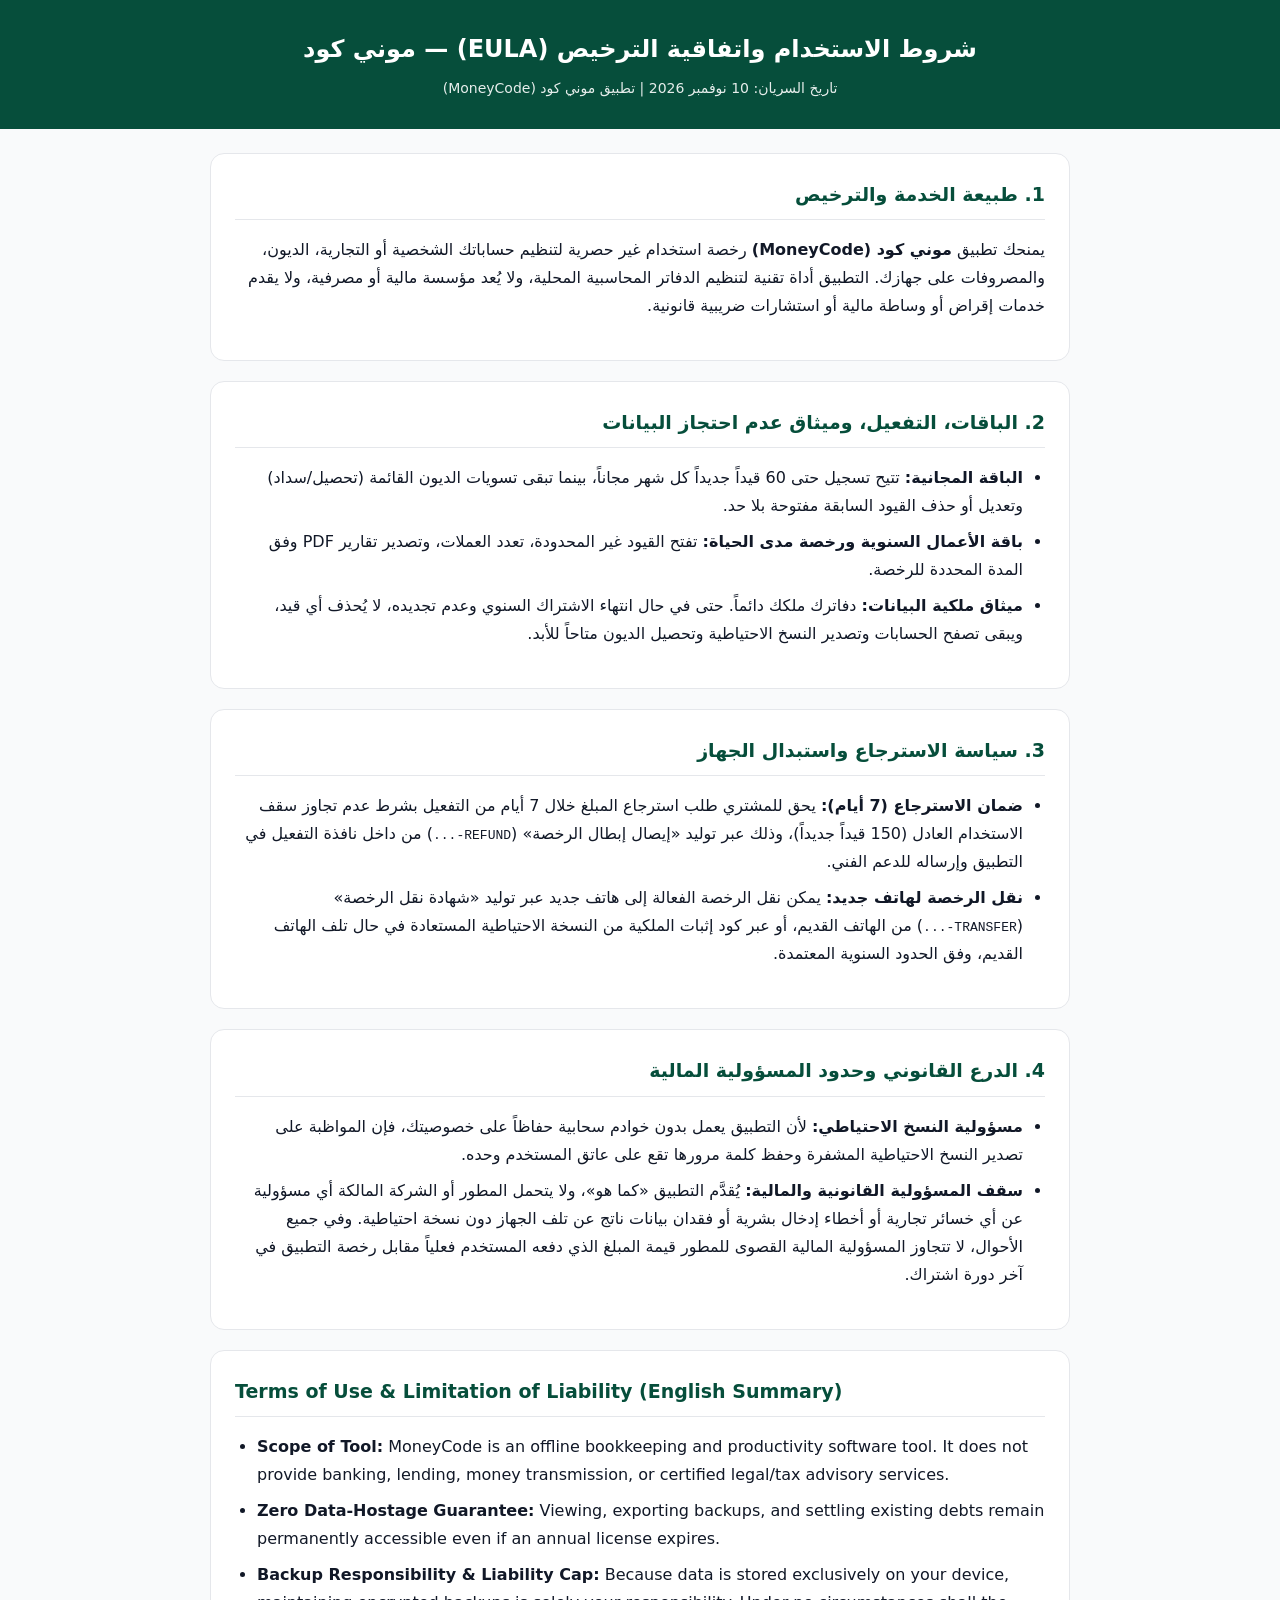
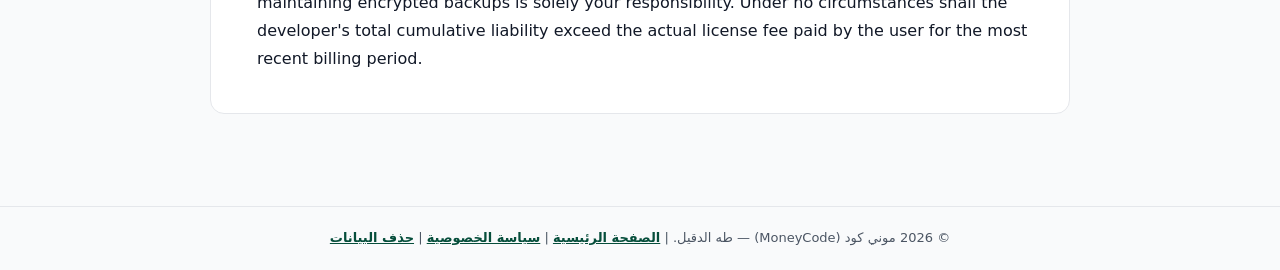
<file: terms.html>
<!DOCTYPE html>
<html lang="ar" dir="rtl">
<head>
  <meta charset="utf-8" />
  <meta name="viewport" content="width=device-width, initial-scale=1" />
  <title>شروط الاستخدام والترخيص — تطبيق موني كود (MoneyCode Terms of Use)</title>
  <style>
    :root { --emerald: #064e3b; --gold: #d97706; --ink: #111827; --muted: #4b5563; --bg: #f9fafb; --card: #ffffff; --line: #e5e7eb; }
    body { margin: 0; font-family: system-ui, -apple-system, "Segoe UI", Roboto, sans-serif; background: var(--bg); color: var(--ink); line-height: 1.75; }
    header { background: var(--emerald); color: #fff; padding: 28px 20px; text-align: center; }
    header h1 { margin: 0 0 6px; font-size: 24px; }
    header p { margin: 0; opacity: 0.9; font-size: 14px; }
    main { max-width: 860px; margin: 24px auto; padding: 0 16px 48px; }
    .card { background: var(--card); border: 1px solid var(--line); border-radius: 14px; padding: 24px; margin-bottom: 20px; }
    h2 { color: var(--emerald); font-size: 19px; margin-top: 0; border-bottom: 1px solid var(--line); padding-bottom: 8px; }
    ul { padding-inline-start: 22px; }
    li { margin-bottom: 8px; }
    .en { direction: ltr; text-align: left; }
    footer { text-align: center; color: var(--muted); font-size: 13px; padding: 20px; border-top: 1px solid var(--line); }
    a { color: var(--emerald); font-weight: 600; }
  </style>
</head>
<body>
  <header>
    <h1>شروط الاستخدام واتفاقية الترخيص (EULA) — موني كود</h1>
    <p>تاريخ السريان: 10 نوفمبر 2026 | تطبيق موني كود (MoneyCode)</p>
  </header>
  <main>
    <div class="card">
      <h2>1. طبيعة الخدمة والترخيص</h2>
      <p>يمنحك تطبيق <strong>موني كود (MoneyCode)</strong> رخصة استخدام غير حصرية لتنظيم حساباتك الشخصية أو التجارية، الديون، والمصروفات على جهازك. التطبيق أداة تقنية لتنظيم الدفاتر المحاسبية المحلية، ولا يُعد مؤسسة مالية أو مصرفية، ولا يقدم خدمات إقراض أو وساطة مالية أو استشارات ضريبية قانونية.</p>
    </div>

    <div class="card">
      <h2>2. الباقات، التفعيل، وميثاق عدم احتجاز البيانات</h2>
      <ul>
        <li><strong>الباقة المجانية:</strong> تتيح تسجيل حتى 60 قيداً جديداً كل شهر مجاناً، بينما تبقى تسويات الديون القائمة (تحصيل/سداد) وتعديل أو حذف القيود السابقة مفتوحة بلا حد.</li>
        <li><strong>باقة الأعمال السنوية ورخصة مدى الحياة:</strong> تفتح القيود غير المحدودة، تعدد العملات، وتصدير تقارير PDF وفق المدة المحددة للرخصة.</li>
        <li><strong>ميثاق ملكية البيانات:</strong> دفاترك ملكك دائماً. حتى في حال انتهاء الاشتراك السنوي وعدم تجديده، لا يُحذف أي قيد، ويبقى تصفح الحسابات وتصدير النسخ الاحتياطية وتحصيل الديون متاحاً للأبد.</li>
      </ul>
    </div>

    <div class="card">
      <h2>3. سياسة الاسترجاع واستبدال الجهاز</h2>
      <ul>
        <li><strong>ضمان الاسترجاع (7 أيام):</strong> يحق للمشتري طلب استرجاع المبلغ خلال 7 أيام من التفعيل بشرط عدم تجاوز سقف الاستخدام العادل (150 قيداً جديداً)، وذلك عبر توليد «إيصال إبطال الرخصة» (<code>REFUND-...</code>) من داخل نافذة التفعيل في التطبيق وإرساله للدعم الفني.</li>
        <li><strong>نقل الرخصة لهاتف جديد:</strong> يمكن نقل الرخصة الفعالة إلى هاتف جديد عبر توليد «شهادة نقل الرخصة» (<code>TRANSFER-...</code>) من الهاتف القديم، أو عبر كود إثبات الملكية من النسخة الاحتياطية المستعادة في حال تلف الهاتف القديم، وفق الحدود السنوية المعتمدة.</li>
      </ul>
    </div>

    <div class="card">
      <h2>4. الدرع القانوني وحدود المسؤولية المالية</h2>
      <ul>
        <li><strong>مسؤولية النسخ الاحتياطي:</strong> لأن التطبيق يعمل بدون خوادم سحابية حفاظاً على خصوصيتك، فإن المواظبة على تصدير النسخ الاحتياطية المشفرة وحفظ كلمة مرورها تقع على عاتق المستخدم وحده.</li>
        <li><strong>سقف المسؤولية القانونية والمالية:</strong> يُقدَّم التطبيق «كما هو»، ولا يتحمل المطور أو الشركة المالكة أي مسؤولية عن أي خسائر تجارية أو أخطاء إدخال بشرية أو فقدان بيانات ناتج عن تلف الجهاز دون نسخة احتياطية. وفي جميع الأحوال، لا تتجاوز المسؤولية المالية القصوى للمطور قيمة المبلغ الذي دفعه المستخدم فعلياً مقابل رخصة التطبيق في آخر دورة اشتراك.</li>
      </ul>
    </div>

    <div class="card en" lang="en">
      <h2>Terms of Use &amp; Limitation of Liability (English Summary)</h2>
      <ul>
        <li><strong>Scope of Tool:</strong> MoneyCode is an offline bookkeeping and productivity software tool. It does not provide banking, lending, money transmission, or certified legal/tax advisory services.</li>
        <li><strong>Zero Data-Hostage Guarantee:</strong> Viewing, exporting backups, and settling existing debts remain permanently accessible even if an annual license expires.</li>
        <li><strong>Backup Responsibility &amp; Liability Cap:</strong> Because data is stored exclusively on your device, maintaining encrypted backups is solely your responsibility. Under no circumstances shall the developer's total cumulative liability exceed the actual license fee paid by the user for the most recent billing period.</li>
      </ul>
    </div>
  </main>
  <footer>
    © 2026 موني كود (MoneyCode) — طه الدقيل. | <a href="index.html">الصفحة الرئيسية</a> | <a href="privacy.html">سياسة الخصوصية</a> | <a href="delete-data.html">حذف البيانات</a>
  </footer>
</body>
</html>
</file>
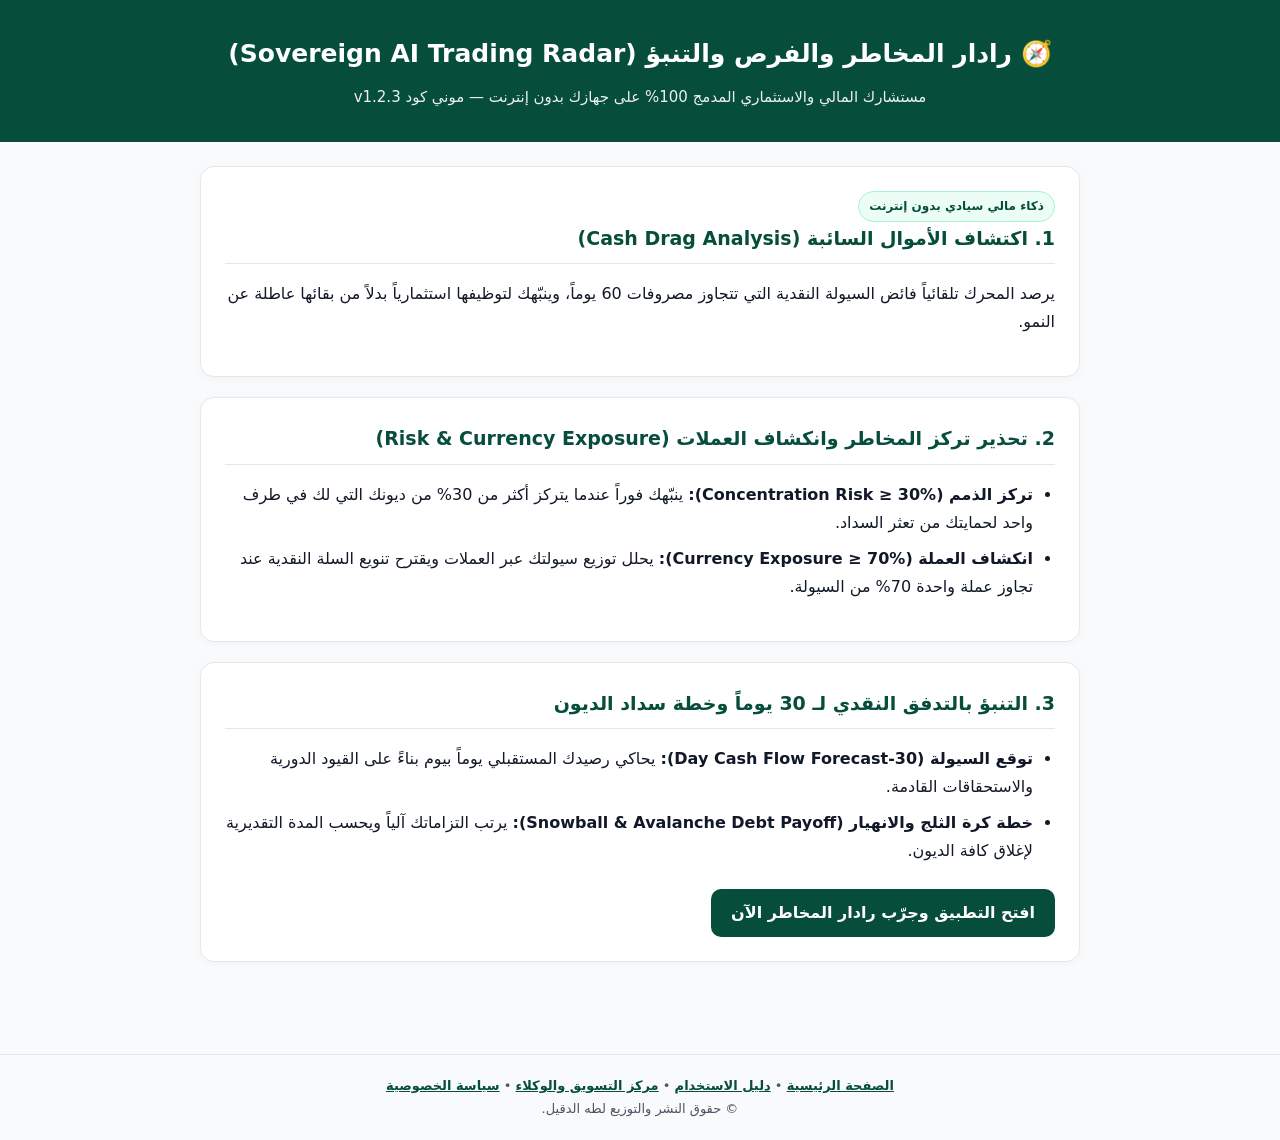
<file: trading-radar.html>
<!DOCTYPE html>
<html lang="ar" dir="rtl">
<head>
  <meta charset="utf-8" />
  <meta name="viewport" content="width=device-width, initial-scale=1" />
  <title>رادار المخاطر والفرص والتنبؤ — موني كود (Sovereign AI Trading Radar)</title>
  <style>
    :root { --emerald: #064e3b; --gold: #d97706; --ink: #111827; --muted: #4b5563; --bg: #f9fafb; --card: #ffffff; --line: #e5e7eb; }
    body { margin: 0; font-family: system-ui, -apple-system, "Segoe UI", Roboto, sans-serif; background: var(--bg); color: var(--ink); line-height: 1.75; }
    header { background: var(--emerald); color: #fff; padding: 32px 20px; text-align: center; }
    header h1 { margin: 0 0 8px; font-size: 25px; }
    header p { margin: 0; opacity: 0.92; font-size: 15px; }
    main { max-width: 880px; margin: 24px auto; padding: 0 16px 48px; }
    .card { background: var(--card); border: 1px solid var(--line); border-radius: 14px; padding: 24px; margin-bottom: 20px; box-shadow: 0 2px 8px rgba(0,0,0,0.03); }
    h2 { color: var(--emerald); font-size: 19px; margin-top: 0; border-bottom: 1px solid var(--line); padding-bottom: 8px; }
    ul { padding-inline-start: 22px; }
    li { margin-bottom: 8px; }
    .badge { display: inline-block; background: #ecfdf5; color: var(--emerald); border: 1px solid #a7f3d0; padding: 4px 10px; border-radius: 999px; font-size: 12px; font-weight: 700; }
    .cta { display: inline-block; background: var(--emerald); color: #fff; text-decoration: none; padding: 10px 20px; border-radius: 10px; font-weight: 700; margin-top: 8px; }
    footer { text-align: center; color: var(--muted); font-size: 13px; padding: 20px; border-top: 1px solid var(--line); }
    a { color: var(--emerald); font-weight: 600; }
  </style>
</head>
<body>
  <header>
    <h1>🧭 رادار المخاطر والفرص والتنبؤ (Sovereign AI Trading Radar)</h1>
    <p>مستشارك المالي والاستثماري المدمج 100% على جهازك بدون إنترنت — موني كود v1.2.3</p>
  </header>
  <main>
    <div class="card">
      <span class="badge">ذكاء مالي سيادي بدون إنترنت</span>
      <h2>1. اكتشاف الأموال السائبة (Cash Drag Analysis)</h2>
      <p>يرصد المحرك تلقائياً فائض السيولة النقدية التي تتجاوز مصروفات 60 يوماً، وينبّهك لتوظيفها استثمارياً بدلاً من بقائها عاطلة عن النمو.</p>
    </div>

    <div class="card">
      <h2>2. تحذير تركز المخاطر وانكشاف العملات (Risk &amp; Currency Exposure)</h2>
      <ul>
        <li><strong>تركز الذمم (Concentration Risk ≥ 30%):</strong> ينبّهك فوراً عندما يتركز أكثر من 30% من ديونك التي لك في طرف واحد لحمايتك من تعثر السداد.</li>
        <li><strong>انكشاف العملة (Currency Exposure ≥ 70%):</strong> يحلل توزيع سيولتك عبر العملات ويقترح تنويع السلة النقدية عند تجاوز عملة واحدة 70% من السيولة.</li>
      </ul>
    </div>

    <div class="card">
      <h2>3. التنبؤ بالتدفق النقدي لـ 30 يوماً وخطة سداد الديون</h2>
      <ul>
        <li><strong>توقع السيولة (30-Day Cash Flow Forecast):</strong> يحاكي رصيدك المستقبلي يوماً بيوم بناءً على القيود الدورية والاستحقاقات القادمة.</li>
        <li><strong>خطة كرة الثلج والانهيار (Snowball &amp; Avalanche Debt Payoff):</strong> يرتب التزاماتك آلياً ويحسب المدة التقديرية لإغلاق كافة الديون.</li>
      </ul>
      <a class="cta" href="app/index.html">افتح التطبيق وجرّب رادار المخاطر الآن</a>
    </div>
  </main>
  <footer>
    <a href="index.html">الصفحة الرئيسية</a> • <a href="guide.html">دليل الاستخدام</a> • <a href="marketing-hub.html">مركز التسويق والوكلاء</a> • <a href="privacy.html">سياسة الخصوصية</a>
    <br>© حقوق النشر والتوزيع لطه الدقيل.
  </footer>
</body>
</html>
</file>
<file: app/styles.css>
/* ============================================================
   RohApp — Sovereign Financial Intelligence
   Theme: Emerald (#064E3B) & Gold (#D97706) | RTL Arabic
   ============================================================ */

:root {
  --emerald-950: #03251c;
  --emerald-900: #052e22;
  --emerald: #064e3b;
  --emerald-600: #0b6b52;
  --emerald-500: #12876a;
  --gold: #d97706;
  --gold-soft: rgba(217, 119, 6, 0.14);
  --gold-line: rgba(217, 119, 6, 0.35);
  --sand: #f6f4ef;
  --paper: #ffffff;
  --ink: #12211c;
  --muted: #5a6b63;
  --line: rgba(6, 78, 59, 0.12);
  --line-strong: rgba(6, 78, 59, 0.22);
  --danger: #b91c1c;
  --danger-soft: rgba(185, 28, 28, 0.1);
  --ok: #047857;
  --ok-soft: rgba(4, 120, 87, 0.1);
  --radius: 18px;
  --shadow: 0 1px 2px rgba(3, 37, 28, 0.05), 0 8px 24px rgba(3, 37, 28, 0.06);
  --tabbar-h: 62px;
  --font: "MoneyRiyal", "Segoe UI", "Noto Naskh Arabic", "Noto Sans Arabic", Tahoma, Arial, sans-serif;
}

/* Dark theme overrides */
[data-theme="dark"] {
  --emerald-950: #0a1f18;
  --emerald-900: #0f2a20;
  --emerald: #12876a;
  --emerald-600: #0b6b52;
  --emerald-500: #10b981;
  --gold: #f59e0b;
  --gold-soft: rgba(245, 158, 11, 0.16);
  --gold-line: rgba(245, 158, 11, 0.4);
  --sand: #0a1f18;
  --paper: #0f2a20;
  --ink: #e8f0ec;
  --muted: #8fa89d;
  --line: rgba(246, 244, 239, 0.12);
  --line-strong: rgba(246, 244, 239, 0.22);
  --danger: #f87171;
  --danger-soft: rgba(248, 113, 113, 0.12);
  --ok: #34d399;
  --ok-soft: rgba(52, 211, 153, 0.12);
  --shadow: 0 1px 2px rgba(0,0,0,0.3), 0 8px 24px rgba(0,0,0,0.4);
  color-scheme: dark;
}
/* Ocean Blue theme (light base, ocean blue & signature gold) */
[data-accent="ocean"][data-theme="light"] {
  --emerald-950: #0c2a4a;
  --emerald-900: #123a63;
  --emerald: #1d6fa5;
  --emerald-600: #0b8cc9;
  --emerald-500: #38bdf8;
  --gold: #d97706;
  --gold-soft: rgba(217, 119, 6, 0.14);
  --gold-line: rgba(217, 119, 6, 0.38);
  --sand: #f0f7fc;
  --paper: #ffffff;
  --ink: #0f2740;
  --muted: #5b7a99;
  --line: rgba(29, 111, 165, 0.12);
  --line-strong: rgba(29, 111, 165, 0.22);
  --danger: #b91c1c;
  --danger-soft: rgba(185, 28, 28, 0.1);
  --ok: #059669;
  --ok-soft: rgba(5, 150, 105, 0.1);
  --radius: 18px;
  --shadow: 0 1px 2px rgba(12, 42, 74, 0.06), 0 8px 24px rgba(12, 42, 74, 0.08);
  --tabbar-h: 62px;
  --font: "MoneyRiyal", "Segoe UI", "Noto Naskh Arabic", "Noto Sans Arabic", Tahoma, Arial, sans-serif;
  color-scheme: light;
}
/* Burgundy theme (light base, burgundy & signature gold) */
[data-accent="burgundy"][data-theme="light"] {
  --emerald-950: #3b0a0a;
  --emerald-900: #5a1212;
  --emerald: #7f1d1d;
  --emerald-600: #9f2424;
  --emerald-500: #c24141;
  --gold: #d97706;
  --gold-soft: rgba(217, 119, 6, 0.14);
  --gold-line: rgba(217, 119, 6, 0.38);
  --sand: #fbf2f2;
  --paper: #ffffff;
  --ink: #2a0f0f;
  --muted: #7a5b5b;
  --line: rgba(127, 29, 29, 0.12);
  --line-strong: rgba(127, 29, 29, 0.22);
  --danger: #b91c1c;
  --danger-soft: rgba(185, 28, 28, 0.1);
  --ok: #059669;
  --ok-soft: rgba(5, 150, 105, 0.1);
  --radius: 18px;
  --shadow: 0 1px 2px rgba(59, 10, 10, 0.06), 0 8px 24px rgba(59, 10, 10, 0.08);
  --tabbar-h: 62px;
  --font: "MoneyRiyal", "Segoe UI", "Noto Naskh Arabic", "Noto Sans Arabic", Tahoma, Arial, sans-serif;
  color-scheme: light;
}
/* Royal Purple theme (light base, royal purple & signature gold) */
[data-accent="purple"][data-theme="light"] {
  --emerald-950: #2e1065;
  --emerald-900: #3b1578;
  --emerald: #6d28d9;
  --emerald-600: #7c3aed;
  --emerald-500: #8b5cf6;
  --gold: #d97706;
  --gold-soft: rgba(217, 119, 6, 0.14);
  --gold-line: rgba(217, 119, 6, 0.38);
  --sand: #f5f0fc;
  --paper: #ffffff;
  --ink: #1f1033;
  --muted: #6b5b7a;
  --line: rgba(109, 40, 217, 0.12);
  --line-strong: rgba(109, 40, 217, 0.22);
  --danger: #b91c1c;
  --danger-soft: rgba(185, 28, 28, 0.1);
  --ok: #059669;
  --ok-soft: rgba(5, 150, 105, 0.1);
  --radius: 18px;
  --shadow: 0 1px 2px rgba(46, 16, 101, 0.06), 0 8px 24px rgba(46, 16, 101, 0.08);
  --tabbar-h: 62px;
  --font: "MoneyRiyal", "Segoe UI", "Noto Naskh Arabic", "Noto Sans Arabic", Tahoma, Arial, sans-serif;
  color-scheme: light;
}
/* Ocean Blue dark variant (midnight ocean & signature gold) */
[data-accent="ocean"][data-theme="dark"] {
  --emerald-950: #07192b;
  --emerald-900: #0c253d;
  --emerald: #0284c7;
  --emerald-600: #0369a1;
  --emerald-500: #38bdf8;
  --gold: #f59e0b;
  --gold-soft: rgba(245, 158, 11, 0.16);
  --gold-line: rgba(245, 158, 11, 0.42);
  --sand: #07192b;
  --paper: #0c253d;
  --ink: #e2f1fc;
  --muted: #88a8c4;
  --line: rgba(226, 241, 252, 0.12);
  --line-strong: rgba(226, 241, 252, 0.24);
  --danger: #f87171;
  --danger-soft: rgba(248, 113, 113, 0.12);
  --ok: #34d399;
  --ok-soft: rgba(52, 211, 153, 0.12);
  --radius: 18px;
  --shadow: 0 1px 2px rgba(0,0,0,0.35), 0 8px 24px rgba(0,0,0,0.45);
  --tabbar-h: 62px;
  --font: "MoneyRiyal", "Segoe UI", "Noto Naskh Arabic", "Noto Sans Arabic", Tahoma, Arial, sans-serif;
  color-scheme: dark;
}
/* Burgundy dark variant (deep wine & signature gold) */
[data-accent="burgundy"][data-theme="dark"] {
  --emerald-950: #22080d;
  --emerald-900: #320e16;
  --emerald: #9f1239;
  --emerald-600: #881337;
  --emerald-500: #f43f5e;
  --gold: #f59e0b;
  --gold-soft: rgba(245, 158, 11, 0.16);
  --gold-line: rgba(245, 158, 11, 0.42);
  --sand: #22080d;
  --paper: #320e16;
  --ink: #fce7eb;
  --muted: #c49ba3;
  --line: rgba(252, 231, 235, 0.12);
  --line-strong: rgba(252, 231, 235, 0.24);
  --danger: #f87171;
  --danger-soft: rgba(248, 113, 113, 0.12);
  --ok: #34d399;
  --ok-soft: rgba(52, 211, 153, 0.12);
  --radius: 18px;
  --shadow: 0 1px 2px rgba(0,0,0,0.35), 0 8px 24px rgba(0,0,0,0.45);
  --tabbar-h: 62px;
  --font: "MoneyRiyal", "Segoe UI", "Noto Naskh Arabic", "Noto Sans Arabic", Tahoma, Arial, sans-serif;
  color-scheme: dark;
}
/* Royal Purple dark variant (deep royal violet & signature gold) */
[data-accent="purple"][data-theme="dark"] {
  --emerald-950: #150a2a;
  --emerald-900: #21113f;
  --emerald: #6d28d9;
  --emerald-600: #5b21b6;
  --emerald-500: #a78bfa;
  --gold: #f59e0b;
  --gold-soft: rgba(245, 158, 11, 0.16);
  --gold-line: rgba(245, 158, 11, 0.42);
  --sand: #150a2a;
  --paper: #21113f;
  --ink: #efe9fe;
  --muted: #a898c9;
  --line: rgba(239, 233, 254, 0.12);
  --line-strong: rgba(239, 233, 254, 0.24);
  --danger: #f87171;
  --danger-soft: rgba(248, 113, 113, 0.12);
  --ok: #34d399;
  --ok-soft: rgba(52, 211, 153, 0.12);
  --radius: 18px;
  --shadow: 0 1px 2px rgba(0,0,0,0.35), 0 8px 24px rgba(0,0,0,0.45);
  --tabbar-h: 62px;
  --font: "MoneyRiyal", "Segoe UI", "Noto Naskh Arabic", "Noto Sans Arabic", Tahoma, Arial, sans-serif;
  color-scheme: dark;
}

/* Teal theme (light base, teal & signature gold) */
[data-accent="teal"][data-theme="light"] {
  --emerald-950: #042f2e;
  --emerald-900: #0a3d3a;
  --emerald: #0d9488;
  --emerald-600: #0f766e;
  --emerald-500: #14b8a6;
  --gold: #d97706;
  --gold-soft: rgba(217, 119, 6, 0.14);
  --gold-line: rgba(217, 119, 6, 0.38);
  --sand: #f0fdfa;
  --paper: #ffffff;
  --ink: #042f2e;
  --muted: #4a7c78;
  --line: rgba(13, 148, 136, 0.12);
  --line-strong: rgba(13, 148, 136, 0.22);
  --danger: #b91c1c;
  --danger-soft: rgba(185, 28, 28, 0.1);
  --ok: #059669;
  --ok-soft: rgba(5, 150, 105, 0.1);
  --radius: 18px;
  --shadow: 0 1px 2px rgba(4, 47, 46, 0.06), 0 8px 24px rgba(4, 47, 46, 0.08);
  --tabbar-h: 62px;
  --font: "MoneyRiyal", "Segoe UI", "Noto Naskh Arabic", "Noto Sans Arabic", Tahoma, Arial, sans-serif;
  color-scheme: light;
}
/* Amber theme (light base, amber & signature gold) */
[data-accent="amber"][data-theme="light"] {
  --emerald-950: #451a03;
  --emerald-900: #78350f;
  --emerald: #d97706;
  --emerald-600: #b45309;
  --emerald-500: #f59e0b;
  --gold: #92400e;
  --gold-soft: rgba(146, 64, 14, 0.14);
  --gold-line: rgba(146, 64, 14, 0.38);
  --sand: #fffbeb;
  --paper: #ffffff;
  --ink: #451a03;
  --muted: #78350f;
  --line: rgba(180, 83, 9, 0.12);
  --line-strong: rgba(180, 83, 9, 0.22);
  --danger: #b91c1c;
  --danger-soft: rgba(185, 28, 28, 0.1);
  --ok: #059669;
  --ok-soft: rgba(5, 150, 105, 0.1);
  --radius: 18px;
  --shadow: 0 1px 2px rgba(69, 26, 3, 0.06), 0 8px 24px rgba(69, 26, 3, 0.08);
  --tabbar-h: 62px;
  --font: "MoneyRiyal", "Segoe UI", "Noto Naskh Arabic", "Noto Sans Arabic", Tahoma, Arial, sans-serif;
  color-scheme: light;
}
/* Teal dark variant */
[data-accent="teal"][data-theme="dark"] {
  --emerald-950: #021a19;
  --emerald-900: #042f2e;
  --emerald: #2dd4bf;
  --emerald-600: #14b8a6;
  --emerald-500: #5eead4;
  --gold: #f59e0b;
  --gold-soft: rgba(245, 158, 11, 0.16);
  --gold-line: rgba(245, 158, 11, 0.42);
  --sand: #021a19;
  --paper: #042f2e;
  --ink: #e6fffa;
  --muted: #7ab8b3;
  --line: rgba(230, 255, 250, 0.12);
  --line-strong: rgba(230, 255, 250, 0.24);
  --danger: #f87171;
  --danger-soft: rgba(248, 113, 113, 0.12);
  --ok: #34d399;
  --ok-soft: rgba(52, 211, 153, 0.12);
  --radius: 18px;
  --shadow: 0 1px 2px rgba(0,0,0,0.35), 0 8px 24px rgba(0,0,0,0.45);
  --tabbar-h: 62px;
  --font: "MoneyRiyal", "Segoe UI", "Noto Naskh Arabic", "Noto Sans Arabic", Tahoma, Arial, sans-serif;
  color-scheme: dark;
}
/* Amber dark variant */
[data-accent="amber"][data-theme="dark"] {
  --emerald-950: #1c0a00;
  --emerald-900: #291200;
  --emerald: #f59e0b;
  --emerald-600: #d97706;
  --emerald-500: #fbbf24;
  --gold: #fcd34d;
  --gold-soft: rgba(252, 211, 77, 0.16);
  --gold-line: rgba(252, 211, 77, 0.42);
  --sand: #1c0a00;
  --paper: #291200;
  --ink: #fef3c7;
  --muted: #d4a017;
  --line: rgba(254, 243, 199, 0.12);
  --line-strong: rgba(254, 243, 199, 0.24);
  --danger: #f87171;
  --danger-soft: rgba(248, 113, 113, 0.12);
  --ok: #34d399;
  --ok-soft: rgba(52, 211, 153, 0.12);
  --radius: 18px;
  --shadow: 0 1px 2px rgba(0,0,0,0.35), 0 8px 24px rgba(0,0,0,0.45);
  --tabbar-h: 62px;
  --font: "MoneyRiyal", "Segoe UI", "Noto Naskh Arabic", "Noto Sans Arabic", Tahoma, Arial, sans-serif;
  color-scheme: dark;
}
/* Voice amplitude visualizer bars inside #actionBtn.listening */
.voice-bars {
  display: inline-flex;
  align-items: center;
  justify-content: center;
  gap: 2.5px;
  height: 18px;
}
.voice-bars i {
  display: block;
  width: 3px;
  height: 6px;
  border-radius: 2px;
  background: currentColor;
  animation: voiceWave 0.75s ease-in-out infinite alternate;
}
.voice-bars i:nth-child(2) { animation-delay: 0.15s; height: 14px; }
.voice-bars i:nth-child(3) { animation-delay: 0.3s; height: 10px; }
.voice-bars i:nth-child(4) { animation-delay: 0.45s; height: 16px; }
@keyframes voiceWave {
  0% { transform: scaleY(0.45); opacity: 0.75; }
  100% { transform: scaleY(1.25); opacity: 1; }
}
/* Rank 3 Pro CFO: Royal Gold dark variant */
[data-accent="royal-gold"][data-theme="dark"] {
  --emerald-950: #0c0902;
  --emerald-900: #1a1305;
  --emerald: #d4af37;
  --emerald-600: #b8860b;
  --emerald-500: #f3e5ab;
  --gold: #ffd700;
  --gold-soft: rgba(212, 175, 55, 0.18);
  --gold-line: rgba(212, 175, 55, 0.48);
  --sand: #0c0902;
  --paper: #171104;
  --ink: #fdf6e2;
  --muted: #c5a059;
  --line: rgba(212, 175, 55, 0.16);
  --line-strong: rgba(212, 175, 55, 0.32);
  --danger: #f87171;
  --danger-soft: rgba(248, 113, 113, 0.14);
  --ok: #34d399;
  --ok-soft: rgba(52, 211, 153, 0.14);
  --radius: 18px;
  --shadow: 0 1px 2px rgba(0,0,0,0.5), 0 8px 24px rgba(0,0,0,0.6);
  --tabbar-h: 62px;
  --font: "MoneyRiyal", "Segoe UI", "Noto Naskh Arabic", "Noto Sans Arabic", Tahoma, Arial, sans-serif;
  color-scheme: dark;
}
/* Rank 3 Pro CFO: Cyberpunk dark variant */
[data-accent="cyberpunk"][data-theme="dark"] {
  --emerald-950: #070514;
  --emerald-900: #110b29;
  --emerald: #00f5d4;
  --emerald-600: #00bbf9;
  --emerald-500: #72efdd;
  --gold: #ff2a85;
  --gold-soft: rgba(255, 42, 133, 0.18);
  --gold-line: rgba(255, 42, 133, 0.48);
  --sand: #070514;
  --paper: #110b29;
  --ink: #eef9ff;
  --muted: #9b87f5;
  --line: rgba(0, 245, 212, 0.16);
  --line-strong: rgba(0, 245, 212, 0.32);
  --danger: #ff4d6d;
  --danger-soft: rgba(255, 77, 109, 0.14);
  --ok: #00f5d4;
  --ok-soft: rgba(0, 245, 212, 0.14);
  --radius: 18px;
  --shadow: 0 1px 2px rgba(0,0,0,0.5), 0 8px 24px rgba(0,0,0,0.65);
  --tabbar-h: 62px;
  --font: "MoneyRiyal", "Segoe UI", "Noto Naskh Arabic", "Noto Sans Arabic", Tahoma, Arial, sans-serif;
  color-scheme: dark;
}
/* Dark-mode overrides for hardcoded accent colors */
[data-theme="dark"] .draft-title,
[data-theme="dark"] .draft-badge,
[data-theme="dark"] .badge.soon,
[data-theme="dark"] .alert.gold,
[data-theme="dark"] .modal-title,
[data-theme="dark"] .kpi .k-value { color: var(--gold); }
[data-theme="dark"] .alert.ok { color: var(--ok); }
[data-theme="dark"] .msg.sys .bubble,
[data-theme="dark"] .ai-badge { color: var(--gold); }
[data-theme="dark"] .ai-hint { color: var(--gold); }
[data-theme="dark"] .alert.danger,
[data-theme="dark"] .fraud-high { color: #fca5a5; }
[data-theme="dark"] body {
  background: var(--sand);
  color: var(--ink);
}
[data-theme="dark"] .modal input,
[data-theme="dark"] .modal select,
[data-theme="dark"] .modal textarea {
  background: var(--sand);
  color: var(--ink);
  border-color: var(--line-strong);
}
/* Ensure the more specific text-input rule (monospace LTR fields) also
   adapts to dark mode — it overrides the generic rule above by specificity. */
[data-theme="dark"] .modal input[type="text"] {
  background: var(--sand);
  color: var(--ink);
  border-color: var(--line-strong);
}
[data-theme="dark"] .tabbar {
  background: linear-gradient(180deg, var(--emerald-900) 0%, var(--emerald-950) 100%);
  border-top: 1px solid var(--gold-line);
  box-shadow: 0 -6px 22px rgba(0, 0, 0, 0.35);
}
@media all and (display-mode: standalone) {
  .topbar {
    padding-top: max(10px, env(safe-area-inset-top, 0px));
  }
  .tabbar {
    padding-bottom: env(safe-area-inset-bottom, 0px);
    height: calc(58px + env(safe-area-inset-bottom, 0px));
  }
}
[data-theme="dark"] .tab { color: var(--muted); }
[data-theme="dark"] .tab.active { color: var(--gold); background: var(--gold-soft); }
[data-theme="dark"] .tab.active::after { background: var(--gold); }
[data-theme="dark"] .toast { background: var(--paper); color: var(--ink); }

* {
  box-sizing: border-box;
  -webkit-tap-highlight-color: transparent;
}

html,
body {
  height: 100%;
  margin: 0;
  padding: 0;
}

body {
  font-family: var(--font);
  background: var(--sand);
  color: var(--ink);
  font-size: calc(15px * var(--font-scale, 1));
  line-height: 1.55;
  overscroll-behavior: none;
  -webkit-text-size-adjust: 100%;
  text-size-adjust: 100%;
}

button,
input,
textarea,
select {
  font-family: inherit;
  font-size: inherit;
  color: inherit;
}

button {
  border: 0;
  background: none;
  cursor: pointer;
  padding: 0;
}

button:active {
  transform: scale(0.98);
}

:focus-visible {
  outline: 2px solid var(--gold);
  outline-offset: 2px;
}

#app {
  display: flex;
  flex-direction: column;
  height: 100%;
  height: 100dvh;
  overflow: hidden;
}

/* ------------------------------------------------------------
   Top bar
   ------------------------------------------------------------ */
.topbar {
  flex: 0 0 auto;
  display: flex;
  align-items: center;
  justify-content: space-between;
  gap: 12px;
  padding: 10px 16px;
  background: linear-gradient(135deg, var(--emerald-950) 0%, var(--emerald) 70%, var(--emerald-600) 100%);
  color: #fff;
  box-shadow: 0 2px 14px rgba(3, 37, 28, 0.25);
  position: relative;
  z-index: 20;
}

.topbar::after {
  content: "";
  position: absolute;
  inset-inline: 0;
  bottom: 0;
  height: 2px;
  background: linear-gradient(90deg, transparent, var(--gold), transparent);
  opacity: 0.85;
}

.brand {
  display: flex;
  align-items: center;
  gap: 10px;
  min-width: 0;
}

.brand-mark svg { display: block; width: 28px; height: 28px; }
.brand-mark.wink .brand-eye-right { animation: brandWink 0.35s ease-in-out; transform-origin: 30.75px 13px; }
@keyframes brandWink { 0%, 100% { transform: scaleY(1); } 50% { transform: scaleY(0.08); } }
.brand-mark {
  width: 34px;
  height: 34px;
  flex: 0 0 auto;
  display: grid;
  place-items: center;
  border-radius: 12px;
  background: rgba(255, 255, 255, 0.08);
  border: 1px solid var(--gold-line);
  color: var(--gold);
  font-size: calc(16px * var(--font-scale, 1));
  line-height: 1;
}

.brand-mark.bot-tour-pulse { animation: botTourPulse 1.2s ease-in-out infinite; box-shadow: 0 0 0 4px rgba(202, 138, 4, 0.4); }
@keyframes botTourPulse { 0%, 100% { box-shadow: 0 0 0 4px rgba(202, 138, 4, 0.4); } 50% { box-shadow: 0 0 0 8px rgba(202, 138, 4, 0.15); } }

.brand-text {
  display: flex;
  flex-direction: column;
  gap: 1px;
  min-width: 0;
  font-weight: 800;
  font-size: calc(17px * var(--font-scale, 1));
  line-height: 1.15;
  white-space: nowrap;
  margin: 0;
}

.brand-text small {
  overflow: hidden;
  font-weight: 500;
  font-size: calc(11px * var(--font-scale, 1));
  color: rgba(255, 255, 255, 0.85);
  text-overflow: ellipsis;
}

.topbar-actions {
  display: flex;
  flex: none;
  align-items: center;
  gap: 6px;
}

.ask-btn {
  display: grid;
  place-items: center;
  width: 44px;
  height: 44px;
  border: 1px solid rgba(255, 255, 255, 0.14);
  border-radius: 12px;
  background: rgba(255, 255, 255, 0.08);
  color: #fff;
}
.ask-btn:hover, .ask-btn:focus-visible { background: rgba(255, 255, 255, 0.18); }
.ask-btn .ui-icon { width: calc(18px * var(--font-scale, 1)); height: calc(18px * var(--font-scale, 1)); }

.icon-btn {
  width: 44px;
  height: 44px;
  border-radius: 12px;
  display: grid;
  place-items: center;
  font-size: calc(17px * var(--font-scale, 1));
  color: inherit;
  background: rgba(255, 255, 255, 0.08);
  border: 1px solid rgba(255, 255, 255, 0.1);
  transition: background 0.15s ease;
}

/* Make the modal close button more visible and always reachable. */
#modalClose {
  width: 40px;
  height: 40px;
  font-size: calc(18px * var(--font-scale, 1));
  font-weight: 900;
  background: var(--gold-soft);
  border-color: var(--gold-line);
  color: var(--danger);
}

.icon-btn[aria-pressed="true"] {
  background: var(--gold-soft);
  border-color: var(--gold-line);
  color: var(--gold);
}

/* ------------------------------------------------------------
   Views
   ------------------------------------------------------------ */
#views {
  flex: 1 1 auto;
  min-height: 0;
  position: relative;
  display: flex;
}

.view {
  display: none;
  flex: 1 1 auto;
  min-height: 0;
  min-width: 0;
  flex-direction: column;
}

.view.active {
  display: flex;
}

.scroll-body {
  flex: 1 1 auto;
  min-height: 0;
  overflow-y: auto;
  -webkit-overflow-scrolling: touch;
  padding: 16px 14px calc(var(--tabbar-h) + 24px);
}

/* ------------------------------------------------------------
   Chat
   ------------------------------------------------------------ */
.chat {
  flex: 1 1 auto;
  min-height: 0;
  overflow-y: auto;
  -webkit-overflow-scrolling: touch;
  padding: 8px 10px 4px;
  display: flex;
  flex-direction: column;
  gap: 6px;
  scroll-behavior: smooth;
}

.msg {
  display: flex;
  flex-direction: column;
  max-width: 100%;
  animation: rise 0.22s ease both;
  margin-bottom: 6px;
}

@keyframes rise {
  from {
    opacity: 0;
    transform: translateY(6px);
  }
  to {
    opacity: 1;
    transform: none;
  }
}

.msg.user {
  align-items: flex-end;
  max-width: 85%;
  margin-inline-start: auto;
}

.msg.bot,
.msg.sys {
  align-items: stretch;
}

.bubble {
  max-width: 92%;
  padding: 7px 10px;
  border-radius: 14px;
  font-size: calc(14px * var(--font-scale, 1));
  white-space: pre-wrap;
  word-break: break-word;
}

.msg.user .bubble {
  background: linear-gradient(135deg, var(--emerald) 0%, var(--emerald-600) 100%);
  color: #fff;
  border-bottom-right-radius: 6px;
  box-shadow: 0 4px 14px rgba(6, 78, 59, 0.2);
  max-width: 80%;
  padding: 8px 12px;
  font-size: calc(13.5px * var(--font-scale, 1));
}

.msg.bot .bubble {
  background: var(--paper);
  border: 1px solid var(--line);
  border-bottom-left-radius: 6px;
  box-shadow: var(--shadow);
}

.msg.sys .bubble {
  background: var(--gold-soft);
  border: 1px dashed var(--gold-line);
  color: #7c4a04;
  font-size: calc(13px * var(--font-scale, 1));
  max-width: 100%;
}

.msg-time {
  font-size: calc(11px * var(--font-scale, 1));
  color: var(--muted);
  text-align: left;
  margin-top: 3px;
  padding: 0 4px;
  opacity: 0.85;
  font-weight: 500;
  font-variant-numeric: tabular-nums;
}
.msg.user .msg-time {
  text-align: right;
}
.sent-check {
  align-self: center;
  flex: none;
  display: inline-flex;
  align-items: center;
  justify-content: center;
  width: calc(17px * var(--font-scale, 1));
  height: calc(17px * var(--font-scale, 1));
  border-radius: 50%;
  background: var(--emerald);
  color: #fff;
  font-size: calc(11px * var(--font-scale, 1));
  font-weight: 800;
  line-height: 1;
}
button.sent-check { border: 0; padding: 0; cursor: pointer; font-family: inherit; }
#composerChips.collapsed > .chip:not(.suggest-btn) { display: none; }
.chips.chips-tight.icon-chips { flex-wrap: nowrap; overflow-x: auto; scrollbar-width: none; gap: 4px; }
.chips.chips-tight.icon-chips .chip { flex: none; min-height: 26px; padding: 2px 8px; font-size: calc(11px * var(--font-scale, 1)); white-space: nowrap; }
.debt-icon { display: inline-flex; width: calc(20px * var(--font-scale, 1)); height: calc(20px * var(--font-scale, 1)); flex: none; }
.debt-icon .ui-icon { width: 100%; height: 100%; }
.modal-actions .btn { display: inline-flex; align-items: center; justify-content: center; gap: 8px; }
.opt-grid { display: grid; grid-template-columns: 1fr 1fr; gap: 8px; }
.opt-grid .btn { min-width: 0; font-size: calc(12.5px * var(--font-scale, 1)); }
.modal-actions .btn > .ui-icon { flex: none; width: calc(16px * var(--font-scale, 1)); height: calc(16px * var(--font-scale, 1)); }
.row-actions .btn > .ui-icon { flex: none; width: calc(16px * var(--font-scale, 1)); height: calc(16px * var(--font-scale, 1)); }
.radar-section-title { font-size: calc(12px * var(--font-scale, 1)); font-weight: 800; color: var(--muted); margin: 14px 2px 6px; }
.radar-toolbar { display: flex; justify-content: flex-end; gap: 6px; flex-wrap: wrap; margin: 0 0 8px; }
.choice-list { list-style: none; margin: 6px 0 0; padding: 0; display: flex; flex-direction: column; gap: 4px; }
.choice-list li { font-size: calc(12.5px * var(--font-scale, 1)); padding: 4px 10px; border-radius: 8px; color: var(--muted); }
.choice-list li.picked { color: var(--ink); font-weight: 700; background: var(--gold-soft); }
.choice-list li.skipped { opacity: 0.6; }
.sent-check.waiting { background: #d97706; }
.sent-check.cancelled { background: #dc2626; }
.sent-check.form { background: #facc15; color: #422006; }

/* Local AI answer */
.msg.bot .bubble.ai-bubble {
  background: linear-gradient(160deg, var(--gold-soft) 0%, var(--paper) 45%);
  border: 1px solid var(--gold-line);
  border-inline-start: 3px solid var(--gold);
  max-width: 94%;
  box-shadow: 0 8px 22px rgba(217, 119, 6, 0.1);
}

.ai-head {
  display: flex;
  align-items: center;
  justify-content: space-between;
  gap: 8px;
  margin-bottom: 6px;
}

.ai-badge {
  font-size: calc(10.5px * var(--font-scale, 1));
  font-weight: 800;
  letter-spacing: 0.3px;
  color: #7c4a04;
  background: var(--gold-soft);
  border: 1px solid var(--gold-line);
  border-radius: 999px;
  padding: 2px 8px;
}

.ai-model {
  font-size: calc(10px * var(--font-scale, 1));
  color: var(--muted);
  direction: ltr;
}

.ai-text {
  font-size: calc(14px * var(--font-scale, 1));
  line-height: 1.75;
}

.tts-btn {
  display: inline-grid;
  place-items: center;
  width: 36px;
  height: 36px;
  margin-inline-start: 4px;
  vertical-align: middle;
  background: transparent;
  border: 0;
  border-radius: 50%;
  color: var(--emerald);
  cursor: pointer;
}

/* Shows only while the app is reading aloud, so the owner can stop it from
   anywhere in the chat without hunting for the message that started it. */
.tts-stop {
  align-self: center;
  display: inline-flex;
  align-items: center;
  gap: 7px;
  padding: 4px 13px;
  border: 1px solid color-mix(in srgb, var(--danger) 45%, transparent);
  border-radius: 999px;
  background: var(--paper);
  color: var(--danger);
  font-family: inherit;
  font-size: calc(12px * var(--font-scale, 1));
  font-weight: 800;
  line-height: 1.6;
  cursor: pointer;
  box-shadow: var(--shadow);
  animation: ttsStopIn 0.16s ease-out;
}
.tts-stop[hidden] { display: none; }
.tts-stop::before {
  content: '';
  width: 9px;
  height: 9px;
  border-radius: 2px;
  background: currentColor;
  animation: ttsStopPulse 1.1s ease-in-out infinite;
}
.tts-stop:active { transform: scale(0.97); }
@keyframes ttsStopIn {
  from { opacity: 0; transform: translateY(5px); }
  to { opacity: 1; transform: none; }
}
@keyframes ttsStopPulse {
  0%, 100% { opacity: 1; }
  50% { opacity: 0.35; }
}
@media (prefers-reduced-motion: reduce) {
  .tts-stop, .tts-stop::before { animation: none; }
}
.tts-btn:hover, .tts-btn:focus-visible { background: var(--sand); }
.tts-btn .ui-icon { width: calc(18px * var(--font-scale, 1)); height: calc(18px * var(--font-scale, 1)); }

.ai-foot {
  margin-top: 6px;
  font-size: calc(10px * var(--font-scale, 1));
  color: var(--muted);
  direction: ltr;
  text-align: left;
}

.ai-hint {
  margin-top: 6px;
  font-size: calc(11px * var(--font-scale, 1));
  color: #8a3b12;
}

.msg.bot .bubble.ai-error {
  border-inline-start-color: #b45309;
  background: #fff8f1;
  box-shadow: none;
}

.ai-pending {
  display: flex;
  align-items: center;
  gap: 6px;
  font-size: calc(12.5px * var(--font-scale, 1));
  color: var(--muted);
}

.ai-pending span {
  width: 6px;
  height: 6px;
  border-radius: 50%;
  background: var(--gold);
  animation: aiDot 1.1s infinite ease-in-out;
}

.ai-pending span:nth-child(2) {
  animation-delay: 0.18s;
}

.ai-pending span:nth-child(3) {
  animation-delay: 0.36s;
}

@keyframes aiDot {
  0%, 80%, 100% {
    opacity: 0.25;
    transform: translateY(0);
  }
  40% {
    opacity: 1;
    transform: translateY(-3px);
  }
}


/* Chips */
.chips {
  display: flex;
  flex-wrap: wrap;
  gap: 6px;
  margin-top: 6px;
}
.chips.chips-bar {
  flex-wrap: nowrap;
  overflow-x: auto;
  padding: 2px 8px;
  margin-top: 0;
  border-top: 1px solid var(--line);
  background: var(--sand);
  scrollbar-width: none;
}
.chips.chips-bar[hidden] { display: none; }
.chips.chips-bar::-webkit-scrollbar { display: none; }

.more-chips { margin: 0 0 12px; }
.more-chips .chip { -webkit-user-select: none; user-select: none; -webkit-touch-callout: none; }
.chips.chips-bar .chip.suggested {
  background: var(--gold-soft);
  border-color: var(--gold-line);
}
.chips.chips-bar .chip {
  -webkit-user-select: none;
  user-select: none;
  -webkit-touch-callout: none;
  flex: 0 0 auto;
  white-space: nowrap;
  padding: 3px 8px;
  font-size: calc(10.5px * var(--font-scale, 1));
  border-radius: 999px;
}

.chip {
  padding: 6px 10px;
  min-height: 44px;
  border-radius: 999px;
  border: 1px solid var(--line-strong);
  background: var(--sand);
  color: var(--emerald);
  font-size: calc(11px * var(--font-scale, 1));
  font-weight: 600;
  transition: background 0.15s ease, border-color 0.15s ease;
}

/* Suggestions: compact and still easy to tap. */
.chips.chips-bar { gap: 6px; padding: 4px 8px; }
.chips.chips-bar .chip { min-height: 36px; padding: 3px 12px; border-color: var(--gold-line); background: var(--paper); color: var(--ink); font-size: calc(12px * var(--font-scale, 1)); font-weight: 600; }
.chips.chips-bar .chip.suggested { border-color: var(--gold); background: var(--gold-soft); color: var(--ink); }
.chips.chips-bar .chip:not(.more):active { background: var(--gold-soft); }
.chips.chips-bar .chip.more { font-weight: 700; color: var(--emerald); }
[data-theme="dark"] .chips.chips-bar .chip.more { color: var(--gold); }
.chips.chips-bar .chip.suggest-btn { display: inline-flex; align-items: center; justify-content: center; padding: 4px 10px; border-color: var(--emerald); background: var(--emerald); color: #fff; }
.chips.chips-bar .chip.suggest-btn .ui-icon { width: calc(15px * var(--font-scale, 1)); height: calc(15px * var(--font-scale, 1)); stroke-width: 4; }
.chips.chips-bar .chip.suggest-btn:active { background: var(--emerald-2, var(--emerald)); opacity: 0.85; }
[data-theme="dark"] .chips.chips-bar .chip.suggest-btn { color: #fff; }
/* Actions under a message: lighter than the message and the suggestions. */
.msg .chips { gap: 4px; }
.msg .chips .chip { min-height: 36px; padding: 3px 12px; border-color: var(--line-strong); background: var(--sand); color: var(--emerald); font-size: calc(12px * var(--font-scale, 1)); font-weight: 700; }
.msg .chips .chip:active { background: var(--gold-soft); }
[data-theme="dark"] .msg .chips .chip { border-color: var(--gold-line); background: var(--gold-soft); color: var(--gold); }
[data-theme="dark"] .msg .chips .chip:active { background: var(--gold-line); }
.chip:hover,
.chip:active {
  background: var(--gold-soft);
  border-color: var(--gold-line);
}

/* Draft confirmation card */
.draft-card {
  background: var(--paper);
  border: 1px solid var(--line);
  border-top: 3px solid var(--gold);
  border-radius: var(--radius);
  box-shadow: var(--shadow);
  padding: 14px;
  margin-top: 2px;
  width: 100%;
  box-sizing: border-box;
}

.draft-head {
  display: flex;
  align-items: center;
  justify-content: space-between;
  gap: 10px;
  margin-bottom: 10px;
}

.draft-title {
  display: flex;
  align-items: center;
  gap: 8px;
  font-weight: 800;
  font-size: calc(15px * var(--font-scale, 1));
  color: var(--emerald);
  letter-spacing: 0.2px;
}
.draft-title .glyph {
  display: inline-flex;
  align-items: center;
  justify-content: center;
  width: 28px;
  height: 28px;
  border-radius: 8px;
  background: var(--gold-soft); color: var(--gold);
  font-size: calc(16px * var(--font-scale, 1));
}

.draft-badge {
  font-size: calc(10.5px * var(--font-scale, 1));
  font-weight: 700;
  padding: 3px 8px;
  border-radius: 999px;
  background: var(--gold-soft);
  color: #8a4b04;
  border: 1px solid var(--gold-line);
}

.draft-meta {
  display: grid;
  grid-template-columns: 1fr 1fr;
  gap: 4px 8px;
  margin-bottom: 6px;
  font-size: calc(11.5px * var(--font-scale, 1));
}
.draft-meta div {
  padding: 2px 0;
}
.draft-meta b {
  font-size: calc(12px * var(--font-scale, 1));
}

.draft-meta div {
  background: var(--sand);
  border-radius: 10px;
  padding: 6px 9px;
  color: var(--muted);
}

.draft-meta b {
  color: var(--ink);
  font-weight: 600;
}

.draft-lines {
  border: 1px solid var(--line);
  border-radius: 12px;
  overflow: hidden;
  margin-bottom: 12px;
}

.draft-line {
  display: grid;
  grid-template-columns: auto auto 1fr auto;
  align-items: center;
  gap: 10px;
  padding: 8px 11px;
  font-size: calc(12.5px * var(--font-scale, 1));
  background: var(--paper);
  border-top: 1px solid var(--line);
}

.draft-line:first-child {
  border-top: 0;
}

.draft-rate,
.entry-rate {
  justify-content: center;
  color: var(--muted);
  background: var(--sand);
  font-size: calc(11px * var(--font-scale, 1));
  gap: 8px;
}
.draft-rate .rate-edit-btn {
  padding: 2px 6px;
  font-size: calc(11px * var(--font-scale, 1));
  border-radius: 4px;
}

.edit-equiv {
  margin: -4px 0 10px;
  padding: 7px 10px;
  border-radius: 10px;
  background: var(--sand);
  color: var(--muted);
  font-size: calc(11.5px * var(--font-scale, 1));
  line-height: 1.7;
}

.draft-actions {
  display: flex;
  flex-wrap: wrap;
  gap: 6px;
  margin-top: 4px;
}
.draft-actions .btn {
  flex: 1 1 auto;
  min-width: 0;
  padding: 6px 8px;
  font-size: calc(11.5px * var(--font-scale, 1));
}
  font-size: calc(10px * var(--font-scale, 1));
  font-weight: 700;
  padding: 2px 7px;
  border-radius: 6px;
  flex: 0 0 auto;
}

.side.debit {
  background: var(--ok-soft);
  color: var(--ok);
}

.side.credit {
  background: var(--danger-soft);
  color: var(--danger);
}

.details {
  cursor: text;
  min-width: 20px;
  outline: none;
  border-bottom: 1px dashed var(--line);
  padding: 0 2px;
  text-align: center;
}
/* A draft line's note: its own full-width row under the line (side, account, amount on top),
   a soft field holding the text, a mic to say it and × to clear it. */
.draft-line.draft-line-note { grid-template-columns: auto 1fr auto; row-gap: 7px; }
.draft-line-note > .side { grid-column: 1; grid-row: 1; }
.draft-line-note > .accounts { grid-column: 2; grid-row: 1; min-width: 0; }
.draft-line-note > .amount { grid-column: 3; grid-row: 1; }
.draft-line-note > .note-field { grid-column: 1 / -1; grid-row: 2; }
.note-field {
  display: flex;
  align-items: center;
  gap: 2px;
  min-width: 0;
  min-height: calc(34px * var(--font-scale, 1));
  padding: 2px 4px;
  padding-inline-start: 11px;
  border: 1px solid transparent;
  border-radius: 10px;
  background: var(--sand);
  transition: border-color .15s, background-color .15s;
}
.note-field:focus-within { border-color: var(--emerald); background: var(--paper); }
[data-theme="dark"] .note-field:focus-within { border-color: var(--gold); }
[data-theme="dark"] .note-btn:hover, [data-theme="dark"] .note-btn:focus-visible { color: var(--gold); }
.note-field .details {
  flex: 1 1 auto;
  min-width: 0;
  border-bottom: 0;
  padding: 4px 0;
  text-align: start;
  color: var(--ink, inherit);
  font-size: calc(12.5px * var(--font-scale, 1));
  line-height: 1.5;
  overflow-wrap: anywhere;
}
.note-field .details:empty::before { content: attr(data-placeholder); color: var(--muted); }
.note-field .details:empty { overflow: hidden; white-space: nowrap; text-overflow: ellipsis; }
.note-field .details:empty ~ .note-clear { display: none; }
.note-btn {
  flex: none;
  display: inline-flex;
  align-items: center;
  justify-content: center;
  width: calc(30px * var(--font-scale, 1));
  height: calc(30px * var(--font-scale, 1));
  padding: 0;
  border: 0;
  border-radius: 50%;
  background: transparent;
  color: var(--muted);
  cursor: pointer;
}
.note-btn:hover, .note-btn:focus-visible { background: var(--line); color: var(--emerald); outline: none; }
.note-btn .ui-icon { width: calc(16px * var(--font-scale, 1)); height: calc(16px * var(--font-scale, 1)); }
.rate-inline:focus {
  border-color: var(--emerald);
  outline: none;
  box-shadow: 0 0 0 2px rgba(6, 78, 59, .15);
}
  display: flex;
  gap: 8px;
}

.btn {
  flex: 1 1 0;
  padding: 11px 14px;
  min-height: 44px;
  border-radius: 12px;
  font-size: calc(14px * var(--font-scale, 1));
  font-weight: 700;
  display: inline-flex;
  align-items: center;
  justify-content: center;
  gap: 6px;
  cursor: pointer;
  border: none;
  transition: filter 0.15s ease, background 0.15s ease, transform 0.1s ease, box-shadow 0.15s ease;
}
.btn:hover { filter: brightness(1.05); }
.btn:active { transform: scale(0.97); }
.btn:focus-visible { outline: 2px solid var(--emerald); outline-offset: 2px; }
.password-field {
  position: relative;
  display: flex;
  align-items: center;
}
.password-field input {
  flex: 1 1 0;
  padding-inline-end: 36px;
}
.password-toggle {
  position: absolute;
  inset-inline-end: 6px;
  top: 50%;
  transform: translateY(-50%);
  border: 0;
  background: transparent;
  cursor: pointer;
  font-size: 16px;
  padding: 4px;
  color: var(--muted);
}

.btn.primary {
  background: linear-gradient(135deg, var(--emerald) 0%, var(--emerald-600) 100%);
  color: #fff;
  box-shadow: 0 6px 16px rgba(6, 78, 59, 0.22);
}

.btn.gold {
  background: linear-gradient(135deg, var(--gold) 0%, #b45309 100%);
  color: #fff;
  box-shadow: 0 6px 16px rgba(217, 119, 6, 0.25);
}

.btn.ghost {
  background: var(--sand);
  color: var(--emerald);
  border: 1px solid var(--line-strong);
}

.btn.danger {
  background: var(--danger-soft);
  color: var(--danger);
  border: 1px solid rgba(185, 28, 28, 0.25);
}

.group-total { margin-right: auto; margin-left: 12px; color: var(--emerald); font-size: calc(13px * var(--font-scale, 1)); font-weight: 800; }
.acc-glyph { display: inline-block; width: 1.4em; text-align: center; margin-inline-end: 4px; }
.account-row .r-value.zero { color: var(--muted); font-weight: 600; }
.group-add { display: grid; place-items: center; width: 44px; height: 44px; flex: none; border-radius: 50%; color: var(--emerald); }
.group-add:hover, .group-add:focus-visible { background: var(--gold-soft); }
.setting.stacked { flex-wrap: wrap; gap: 8px; }
.setting.stacked .s-main { flex: 1 0 100%; }
.theme-groups { display: flex; flex-direction: column; gap: 8px; }
.theme-group { display: flex; flex-direction: column; gap: 4px; }
.theme-group-label { font-size: calc(11px * var(--font-scale, 1)); color: var(--muted); font-weight: 700; padding-inline-start: 4px; }
.segmented { display: grid; grid-auto-flow: column; grid-auto-columns: 1fr; gap: 3px; width: 100%; padding: 3px; border: 1px solid var(--line); border-radius: 13px; background: var(--sand); }
.segmented button { display: flex; align-items: center; justify-content: center; gap: 5px; min-width: 0; min-height: 40px; padding: 4px 6px; border-radius: 10px; color: var(--ink); font-size: calc(12.5px * var(--font-scale, 1)); font-weight: 600; }
@media (hover: hover) { .segmented button:not([aria-pressed="true"]):hover { background: var(--line); } }
.segmented button:focus-visible { outline: 2px solid var(--gold); outline-offset: 1px; }
.segmented button[aria-pressed="true"] { background: var(--emerald); color: #fff; box-shadow: 0 1px 3px rgba(3, 37, 28, 0.2); }
.segmented .ui-icon { flex: none; width: calc(16px * var(--font-scale, 1)); height: calc(16px * var(--font-scale, 1)); }
.icon-chips .chip { display: inline-flex; align-items: center; gap: 5px; }
.icon-chips .ui-icon { flex: none; width: calc(15px * var(--font-scale, 1)); height: calc(15px * var(--font-scale, 1)); }
.app-lock { position: fixed; inset: 0; z-index: 9000; display: flex; flex-direction: column; align-items: center; justify-content: center; gap: 14px; padding: 24px; background: var(--emerald-950); color: #fff; font-size: calc(16px * var(--font-scale, 1)); }
.app-lock[hidden] { display: none; }
.owner-gate-input { width: 100%; max-width: 280px; min-height: 44px; padding: 8px 12px; border: 1px solid rgba(255, 255, 255, 0.3); border-radius: 12px; background: rgba(255, 255, 255, 0.1); color: #fff; text-align: center; font-size: calc(15px * var(--font-scale, 1)); font-family: inherit; }
.owner-gate-input::placeholder { color: rgba(255, 255, 255, 0.65); }
.owner-gate-note { min-height: 1.5em; margin: 0; color: #fecaca; text-align: center; font-size: calc(13px * var(--font-scale, 1)); }
.app-lock .ui-icon { width: 56px; height: 56px; }
.app-lock .btn { flex: none; min-width: 160px; }
.btn-icon { gap: 6px; }
.btn-icon .ui-icon { flex: none; width: calc(17px * var(--font-scale, 1)); height: calc(17px * var(--font-scale, 1)); }

.btn.small {
  flex: 0 0 auto;
  padding: 8px 12px;
  min-height: 44px;
  font-size: calc(12.5px * var(--font-scale, 1));
  border-radius: 10px;
}
.quick-try-bar .qt-icon {
  display: inline-block;
  font-size: calc(14px * var(--font-scale, 1));
  line-height: 1;
  vertical-align: -2px;
  margin-inline-end: 3px;
}

.btn:disabled {
  opacity: 0.55;
  cursor: not-allowed;
}

/* Composer */
.account-chips {
  display: flex;
  align-items: center;
  gap: 6px;
  padding: 6px 12px;
  background: var(--sand);
  border-top: 1px solid var(--line);
  overflow-x: auto;
  white-space: nowrap;
}
.account-chips .ac-label {
  font-size: calc(11px * var(--font-scale, 1));
  color: var(--muted);
  font-weight: 700;
}
.acc-chip {
  padding: 5px 10px;
  border-radius: 999px;
  border: 1px solid var(--line-strong);
  background: var(--paper);
  color: var(--ink);
  font-size: calc(11.5px * var(--font-scale, 1));
  font-weight: 600;
  cursor: pointer;
  flex: 0 0 auto;
}
.acc-chip.active {
  background: var(--emerald);
  color: #fff;
  border-color: var(--emerald);
}

.date-chip-row {
  display: flex;
  align-items: center;
  gap: 6px;
  padding: 4px 12px 6px;
  background: var(--sand);
  border-top: 1px solid var(--line);
}
.date-chip {
  padding: 4px 10px;
  border-radius: 999px;
  border: 1px solid var(--line-strong);
  background: var(--paper);
  color: var(--ink);
  font-size: calc(11.5px * var(--font-scale, 1));
  font-weight: 600;
  cursor: pointer;
}
.date-chip.clear {
  padding: 4px 8px;
  color: var(--danger);
}
.date-picker-hidden {
  position: absolute;
  opacity: 0;
  pointer-events: none;
  width: 0;
  height: 0;
}

.composer {
  flex: 0 0 auto;
  display: flex;
  flex-direction: column;
  gap: 4px;
  padding: 4px 8px 6px;
  background: var(--sand);
  border-top: 1px solid var(--line);
  box-shadow: 0 -4px 16px rgba(3, 37, 28, 0.06);
}
.input-wrap textarea {
  width: 100%;
  resize: none;
  min-height: 40px;
  padding: 10px 12px;
  font-size: calc(14px * var(--font-scale, 1));
  line-height: 1.4;
  border: 1px solid var(--line-strong);
  border-radius: 12px;
  background: var(--paper);
  box-shadow: inset 0 1px 2px rgba(3, 37, 28, 0.04);
  transition: height 0.12s ease, border-color 0.15s ease, box-shadow 0.15s ease;
  overflow: hidden;
}
.input-wrap textarea:focus {
  border-color: var(--gold-line);
  box-shadow: inset 0 1px 2px rgba(3, 37, 28, 0.04), 0 0 0 3px var(--gold-soft);
}
.action-btn {
  flex: 0 0 auto;
  width: 44px;
  height: 44px;
  border-radius: 12px;
  background: var(--emerald);
  color: #fff;
  font-size: calc(16px * var(--font-scale, 1));
  font-weight: 700;
  display: flex;
  align-items: center;
  justify-content: center;
  cursor: pointer;
  border: 0;
  box-shadow: 0 4px 12px rgba(6, 78, 59, 0.25);
}
.composer-row {
  display: flex;
  align-items: center;
  gap: 8px;
}

.input-wrap {
  position: relative;
  flex: 1 1 auto;
  min-width: 0;
}
/* The placeholder only shows on an empty box, so this also follows text set by code. */
.clear-btn { position: absolute; top: 4px; inset-inline-end: 76px; width: 36px; height: 36px; display: grid; place-items: center; border-radius: 50%; color: var(--muted); font-size: calc(13px * var(--font-scale, 1)); }
.clear-btn:hover { background: var(--sand); color: var(--ink); }
.input-wrap textarea:placeholder-shown ~ .clear-btn { display: none; }
.composer .input-wrap textarea { padding-inline-end: 114px; }
.composer .input-wrap textarea:not(:placeholder-shown) { padding-inline-end: 150px; }
.form-btn { position: absolute; top: 4px; inset-inline-end: 40px; width: 36px; height: 36px; display: grid; place-items: center; border-radius: 50%; color: var(--emerald); }
.form-btn:hover { background: var(--sand); }
.attach-btn { position: absolute; top: 4px; inset-inline-end: 4px; width: 36px; height: 36px; display: grid; place-items: center; border-radius: 50%; font-size: calc(15px * var(--font-scale, 1)); }
#scanBtn { inset-inline-end: 40px; }
.form-btn { inset-inline-end: 76px; }
.clear-btn { inset-inline-end: 112px; }
.attach-btn:hover { background: var(--sand); }
.attach-chip { display: flex; align-items: center; justify-content: space-between; gap: 8px; margin-bottom: 6px; padding: 2px 4px 2px 10px; border: 1px solid var(--line-strong); border-radius: 10px; background: var(--paper); font-size: calc(12px * var(--font-scale, 1)); }
.attach-chip[hidden] { display: none; }
.attach-chip span { min-width: 0; overflow: hidden; white-space: nowrap; text-overflow: ellipsis; }
.attach-chip button { flex: 0 0 auto; width: 36px; height: 36px; display: grid; place-items: center; color: var(--muted); }
.attach-link { display: inline-flex; align-items: center; gap: 4px; min-height: 36px; margin-top: 4px; padding: 2px 10px; border-radius: 10px; background: rgba(127, 127, 127, 0.18); color: inherit; font-size: calc(12px * var(--font-scale, 1)); }
.entry-attach { flex: 0 0 auto; width: 36px; height: 36px; display: grid; place-items: center; font-size: calc(14px * var(--font-scale, 1)); }
.memo-field { position: relative; }
.memo-field input { width: 100%; padding-inline-end: 42px; box-sizing: border-box; }
.memo-attach { position: absolute; inset-inline-end: 4px; top: 50%; transform: translateY(-50%); width: 34px; height: 34px; min-height: 0; padding: 0; display: grid; place-items: center; border: 0; border-radius: 10px; background: transparent; color: inherit; font-size: calc(15px * var(--font-scale, 1)); cursor: pointer; opacity: 0.7; }
.memo-attach.has-file { opacity: 1; background: rgba(127, 127, 127, 0.18); }
.attachment-photo { flex: 1 1 auto; min-height: 0; width: 100%; object-fit: contain; background: #000; }
.input-hint {
  font-size: calc(10.5px * var(--font-scale, 1));
  color: var(--muted);
  padding: 2px 12px 0;
  min-height: 14px;
  text-align: right;
}
.input-hint.warn { color: var(--gold); }
.input-hint.ok { color: var(--ok); }
.autocomplete {
  position: absolute;
  bottom: 100%;
  left: 0;
  right: 0;
  margin-bottom: 6px;
  max-height: 220px;
  overflow-y: auto;
  background: var(--paper);
  border: 1px solid var(--line-strong);
  border-radius: 14px;
  box-shadow: var(--shadow);
  z-index: 50;
  padding: 4px;
}
.autocomplete[hidden] { display: none; }
.ac-item {
  display: flex;
  align-items: center;
  justify-content: space-between;
  gap: 8px;
  padding: 8px 10px;
  min-height: 44px;
  border-radius: 10px;
  cursor: pointer;
  font-size: calc(13px * var(--font-scale, 1));
}
.ac-item:hover, .ac-item.active {
  background: var(--gold-soft);
}
.ac-text { color: var(--ink); font-weight: 600; }
.ac-hint {
  font-size: calc(10.5px * var(--font-scale, 1));
  color: var(--muted);
  background: var(--sand);
  padding: 2px 6px;
  border-radius: 999px;
}

.composer .icon-btn {
  flex: 0 0 auto;
  background: var(--paper);
  border: 1px solid var(--line-strong);
  color: var(--emerald);
  width: 44px;
  height: 44px;
  border-radius: 14px;
}

.composer textarea {
  flex: 1 1 auto;
  resize: none;
  min-height: 44px;
  max-height: 120px;
  padding: 10px 12px;
  border-radius: 14px;
  border: 1px solid var(--line-strong);
  background: var(--paper);
  font-size: calc(14px * var(--font-scale, 1));
  line-height: 1.45;
  outline: none;
}

.composer textarea:focus {
  border-color: var(--gold);
  box-shadow: 0 0 0 3px var(--gold-soft);
}

.action-btn:active { transform: scale(0.96); }

.send-btn {
  flex: 0 0 auto;
  min-height: 44px;
  height: 44px;
  padding: 0 16px;
  border-radius: 14px;
  background: linear-gradient(135deg, var(--emerald) 0%, var(--emerald-600) 100%);
  color: #fff;
  font-weight: 700;
  font-size: calc(13.5px * var(--font-scale, 1));
  box-shadow: 0 4px 12px rgba(6, 78, 59, 0.22);
}

/* ------------------------------------------------------------
   Cards & generic UI
   ------------------------------------------------------------ */
.section-title {
  display: flex;
  align-items: center;
  justify-content: space-between;
  gap: 10px;
  margin: 0 2px 10px;
  font-size: calc(13px * var(--font-scale, 1));
  font-weight: 700;
  color: var(--muted);
  letter-spacing: 0.2px;
}

.card {
  background: var(--paper);
  border: 1px solid var(--line);
  border-radius: var(--radius);
  box-shadow: var(--shadow);
  padding: 14px;
  margin-bottom: 12px;
}

.hero {
  background: linear-gradient(135deg, var(--emerald-950) 0%, var(--emerald) 65%, var(--emerald-600) 100%);
  color: #fff;
  border: 0;
  position: relative;
  overflow: hidden;
}

.hero::after {
  content: "";
  position: absolute;
  width: 190px;
  height: 190px;
  border-radius: 50%;
  border: 1px solid var(--gold-line);
  inset-inline-end: -70px;
  top: -80px;
  pointer-events: none;
}

.hero-label {
  font-size: calc(11.5px * var(--font-scale, 1));
  color: rgba(255, 255, 255, 0.66);
  display: flex;
  align-items: center;
  gap: 6px;
}

.hero-value {
  font-size: calc(30px * var(--font-scale, 1));
  font-weight: 800;
  letter-spacing: -0.5px;
  margin: 2px 0 0;
  line-height: 1.2;
}

.amount {
  direction: ltr;
  unicode-bidi: isolate;
  font-variant-numeric: tabular-nums;
  display: inline-block;
}

.hero-sub {
  display: flex;
  flex-wrap: wrap;
  gap: 8px;
  margin-top: 12px;
}

.pill {
  font-size: calc(11.5px * var(--font-scale, 1));
  padding: 5px 10px;
  border-radius: 999px;
  background: rgba(255, 255, 255, 0.08);
  border: 1px solid rgba(255, 255, 255, 0.12);
  color: rgba(255, 255, 255, 0.9);
  display: inline-flex;
  align-items: center;
  gap: 5px;
}

.pill.gold {
  background: var(--gold-soft);
  border-color: var(--gold-line);
  color: var(--gold);
}

.pill .dot {
  width: 6px;
  height: 6px;
  border-radius: 50%;
  background: var(--gold);
  display: inline-block;
}

.kpi-grid {
  display: grid;
  grid-template-columns: 1fr 1fr;
  gap: 10px;
  margin-bottom: 12px;
}

.kpi {
  background: var(--paper);
  border: 1px solid var(--line);
  border-radius: 14px;
  padding: 11px 12px;
  box-shadow: 0 1px 2px rgba(3, 37, 28, 0.03);
}

.kpi .k-label {
  font-size: calc(11px * var(--font-scale, 1));
  color: var(--muted);
  display: flex;
  align-items: center;
  gap: 5px;
}

.kpi .k-value {
  font-size: calc(18px * var(--font-scale, 1));
  font-weight: 800;
  margin-top: 2px;
  color: var(--emerald);
}

.kpi.warn .k-value {
  color: var(--danger);
}

.kpi.good .k-value {
  color: var(--ok);
}

/* progress */
.meter {
  height: 8px;
  border-radius: 999px;
  background: var(--line);
  overflow: hidden;
  margin-top: 8px;
}

.meter > i {
  display: block;
  height: 100%;
  border-radius: 999px;
  background: linear-gradient(90deg, var(--gold), #b45309);
  transition: width 0.4s ease;
}

.meter.good > i {
  background: linear-gradient(90deg, var(--emerald-500), var(--emerald));
}

.meter.bad > i {
  background: linear-gradient(90deg, #f59e0b, var(--danger));
}

.row {
  display: flex;
  align-items: center;
  justify-content: space-between;
  gap: 10px;
  padding: 9px 0;
  border-top: 1px solid var(--line);
  font-size: calc(13.5px * var(--font-scale, 1));
}

.row:first-of-type {
  border-top: 0;
}

.row .r-main {
  min-width: 0;
  display: flex;
  flex-direction: column;
}

.row .r-title {
  font-weight: 700;
  white-space: nowrap;
  overflow: hidden;
  text-overflow: ellipsis;
  color: var(--ink);
}

.row .r-sub {
  font-size: calc(11px * var(--font-scale, 1));
  color: var(--muted);
  white-space: nowrap;
  overflow: hidden;
  text-overflow: ellipsis;
  max-width: 100%;
}

.row .r-value {
  font-weight: 700;
  white-space: nowrap;
}

.pos {
  color: var(--ok);
}
.pos::before {
  content: "▲\00a0";
  font-size: 0.8em;
  opacity: 0.85;
}
.neg {
  color: var(--danger);
}
.neg::before {
  content: "▼\00a0";
  font-size: 0.8em;
  opacity: 0.85;
}

.muted {
  color: var(--muted);
}

.empty {
  text-align: center;
  color: var(--muted);
  padding: 26px 14px;
  font-size: calc(13px * var(--font-scale, 1));
  line-height: 1.7;
}

.empty .glyph {
  display: block;
  font-size: calc(30px * var(--font-scale, 1));
  margin-bottom: 8px;
  color: var(--gold);
  opacity: 0.85;
}

.divider {
  height: 1px;
  background: var(--line);
  margin: 12px 0;
}

.badge {
  font-size: calc(10px * var(--font-scale, 1));
  font-weight: 700;
  padding: 2px 7px;
  border-radius: 999px;
  background: var(--sand);
  border: 1px solid var(--line);
  color: var(--muted);
  white-space: nowrap;
}

.badge.overdue {
  background: var(--danger-soft);
  border-color: rgba(185, 28, 28, 0.25);
  color: var(--danger);
}

.badge.soon {
  background: var(--gold-soft);
  border-color: var(--gold-line);
  color: #8a4b04;
}

.badge.ok {
  background: var(--ok-soft);
  border-color: rgba(4, 120, 87, 0.25);
  color: var(--ok);
}

/* alerts */
.alert {
  display: flex;
  gap: 9px;
  align-items: flex-start;
  padding: 10px 12px;
  border-radius: 12px;
  font-size: calc(12.5px * var(--font-scale, 1));
  border: 1px solid var(--line);
  background: var(--sand);
  margin-bottom: 8px;
}

.alert .a-glyph {
  flex: 0 0 auto;
  font-size: calc(14px * var(--font-scale, 1));
  line-height: 1.3;
}

.alert.danger {
  background: var(--danger-soft);
  border-color: rgba(185, 28, 28, 0.22);
  color: #7f1d1d;
}

.alert.gold {
  background: var(--gold-soft);
  border-color: var(--gold-line);
  color: #7c4a04;
}

.alert.ok {
  background: var(--ok-soft);
  border-color: rgba(4, 120, 87, 0.22);
  color: #065f46;
}

/* sparkline */
.spark {
  width: 100%;
  height: 74px;
  display: block;
  margin-top: 6px;
}

.spark-empty {
  font-size: calc(11.5px * var(--font-scale, 1));
  color: var(--muted);
  margin-top: 6px;
}

/* ------------------------------------------------------------
   Ledger
   ------------------------------------------------------------ */
 .filters {
  display: flex;
  gap: 6px;
  flex-wrap: nowrap;
  overflow-x: auto;
  margin-bottom: 10px;
  padding-bottom: 2px;
  scrollbar-width: none;
  position: relative;
  padding-inline-end: 18px;
  -webkit-mask-image: linear-gradient(to right, transparent 0, #000 18px);
  mask-image: linear-gradient(to right, transparent 0, #000 18px);
}
.filters::-webkit-scrollbar { display: none; }
.filters .filter {
  flex: 0 0 auto;
  white-space: nowrap;
  padding: 5px 10px;
  font-size: calc(11.5px * var(--font-scale, 1));
}

.filter {
  padding: 6px 11px;
  min-height: 44px;
  border-radius: 999px;
  font-size: calc(12px * var(--font-scale, 1));
  font-weight: 600;
  background: var(--paper);
  border: 1px solid var(--line-strong);
  color: var(--muted);
}

.filter.active {
  background: var(--emerald);
  border-color: var(--emerald);
  color: #fff;
}

.search {
  display: flex;
  gap: 8px;
  margin-bottom: 12px;
}

.search input {
  flex: 1 1 auto;
  min-width: 0;
  padding: 9px 12px;
  border-radius: 12px;
  border: 1px solid var(--line-strong);
  background: var(--paper);
  outline: none;
  font-size: calc(13px * var(--font-scale, 1));
}

.search input:focus {
  border-color: var(--gold);
  box-shadow: 0 0 0 3px var(--gold-soft);
}

.entry {
  background: var(--paper);
  border: 1px solid var(--line);
  border-radius: 14px;
  padding: 11px 12px;
  margin-bottom: 9px;
  box-shadow: 0 1px 2px rgba(3, 37, 28, 0.03);
}

.entry-head {
  display: flex;
  align-items: center;
  justify-content: space-between;
  gap: 10px;
}

.r-main {
  display: flex;
  flex-direction: column;
  min-width: 0;
}

.entry-head .r-main {
  gap: 1px;
}

.entry-title {
  font-weight: 700;
  font-size: calc(13.5px * var(--font-scale, 1));
  min-width: 0;
  white-space: normal;
  word-break: break-word;
  overflow-wrap: anywhere;
}

.entry-date {
  font-size: calc(10.5px * var(--font-scale, 1));
  color: var(--muted);
  white-space: nowrap;
}

.entry-amount {
  font-weight: 800;
  font-size: calc(15px * var(--font-scale, 1));
  color: var(--emerald);
  white-space: nowrap;
}

.entry-lines {
  margin-top: 8px;
  border-top: 1px dashed var(--line);
  padding-top: 7px;
  display: flex;
  flex-direction: column;
  gap: 4px;
}

.entry-line {
  display: grid;
  grid-template-columns: auto 1fr auto;
  align-items: center;
  gap: 8px;
  font-size: calc(11.5px * var(--font-scale, 1));
  color: var(--muted);
}

.entry-line b {
  color: var(--ink);
  font-weight: 600;
}

.entry-actions {
  display: flex;
  justify-content: flex-end;
  margin-top: 8px;
}
.entry.compact {
  padding: 8px 12px;
}
.entry.compact .entry-head { margin: 0; }
.entry.compact .entry-date { font-size: calc(10px * var(--font-scale, 1)); }
.entry.compact .entry-amount { font-size: calc(13px * var(--font-scale, 1)); }

.link-btn {
  font-size: calc(11.5px * var(--font-scale, 1));
  color: var(--danger);
  font-weight: 600;
  padding: 4px 8px;
  border-radius: 8px;
}

.chat-date {
  position: sticky;
  top: 6px;
  z-index: 3;
  align-self: center;
  flex: 0 0 auto;
  padding: 4px 14px;
  border: 1px solid var(--line-strong);
  border-radius: 999px;
  background: var(--paper);
  color: var(--ink);
  font-size: calc(12px * var(--font-scale, 1));
  font-weight: 700;
  box-shadow: 0 2px 8px rgba(3, 37, 28, 0.14);
  transition: opacity 0.2s ease;
}
.chat-date.stuck { opacity: 0; pointer-events: none; }
.chat.scrolling .chat-date.stuck { opacity: 1; }

.account-row {
  gap: 8px;
  padding: 10px 12px;
}
.account-row .r-main { flex: 1 1 0; }
.account-row .r-value { font-size: calc(15px * var(--font-scale, 1)); font-weight: 800; }
.row-menu-btn {
  flex: 0 0 auto;
  width: 44px;
  height: 44px;
  border-radius: 10px;
  font-size: calc(20px * var(--font-scale, 1));
  font-weight: 800;
  line-height: 1;
  color: var(--ink);
}
.topbar .row-menu-btn { width: 44px; height: 44px; color: #fff; }
.topbar .row-menu-btn:hover,
.topbar .row-menu-btn[aria-expanded="true"] { background: rgba(255, 255, 255, 0.18); }
.topbar .row-menu-btn[aria-pressed="true"] { background: var(--gold-soft); border-color: var(--gold-line); color: var(--gold); }
.global-search {
  position: absolute;
  inset: 0;
  z-index: 4;
  display: flex;
  flex-direction: column;
  padding: 10px 16px 0;
  background: rgba(246, 244, 239, 0.15);
  background: color-mix(in srgb, var(--sand) 15%, transparent);
  -webkit-backdrop-filter: blur(6px);
  backdrop-filter: blur(6px);
}
.global-search[hidden] { display: none; }
.global-search-box {
  flex: 0 0 auto;
  display: flex;
  align-items: center;
  gap: 2px;
  padding: 2px 4px;
  border: 1px solid var(--line-strong);
  border-radius: 12px;
  background: var(--paper);
}
.global-search-box:focus-within { border-color: var(--gold); box-shadow: 0 0 0 3px var(--gold-soft); }
.global-search-box input { flex: 1 1 auto; min-width: 0; padding: 9px 8px; border: 0; outline: none; background: transparent; color: var(--ink); font-size: calc(14px * var(--font-scale, 1)); }
.global-search-box input:placeholder-shown { text-overflow: ellipsis; }
.global-search-box input::-webkit-search-cancel-button { -webkit-appearance: none; display: none; }
.global-search-btn { flex: 0 0 auto; width: 40px; height: 40px; display: grid; place-items: center; border-radius: 10px; color: var(--muted); font-size: calc(15px * var(--font-scale, 1)); }
.global-search-btn:hover,
.global-search-btn:focus-visible { background: var(--sand); color: var(--ink); }
.global-search-box { position: relative; }
.global-search-box input.global-search-date { position: absolute; inset-inline-end: 80px; bottom: 0; flex: none; width: 1px; height: 1px; padding: 0; opacity: 0; pointer-events: none; }
.global-search-day { flex: 0 0 auto; align-self: flex-start; margin: 8px 0 0; font-weight: 700; }
.global-search-results { flex: 1 1 auto; min-height: 0; overflow-y: auto; padding: 10px 0; }
.search-group { margin-bottom: 12px; }
.search-group-title { margin: 4px 2px 6px; font-size: calc(12px * var(--font-scale, 1)); font-weight: 800; color: var(--muted); }
/* The panel behind them is see-through, so these stay solid to remain readable. */
.global-search-results .search-group-title { display: inline-block; margin: 4px 0 6px; padding: 2px 10px; border-radius: 999px; background: var(--paper); color: var(--ink); }
.global-search-results .search-result { margin-bottom: 4px; border: 1px solid var(--line); background: var(--paper); }
.global-search-results .search-result:hover,
.global-search-results .search-result:focus-visible { background: var(--sand); }
.search-history-row {
  display: flex;
  align-items: stretch;
  margin-bottom: 4px;
  border: 1px solid var(--line);
  border-radius: 10px;
  background: var(--paper);
  overflow: hidden;
}
.global-search-results .search-history-row .search-result {
  flex: 1 1 auto;
  margin-bottom: 0;
  border: 0;
  border-radius: 0;
}
.search-history-del {
  flex: 0 0 42px;
  display: grid;
  place-items: center;
  border: 0;
  border-inline-start: 1px solid var(--line);
  background: transparent;
  color: var(--muted);
  cursor: pointer;
}
.search-history-del:hover,
.search-history-del:focus-visible {
  background: var(--sand);
  color: var(--danger);
}
.search-history-del .ui-icon {
  width: 15px;
  height: 15px;
}
.global-search-results .modal-note { background: var(--paper); }
.search-result {
  display: block;
  width: 100%;
  min-height: 44px;
  padding: 7px 10px;
  border-radius: 10px;
  color: var(--ink);
  text-align: start;
}
.search-result:hover,
.search-result:focus-visible { background: var(--sand); }
.search-result.more { min-height: 44px; font-size: calc(12.5px * var(--font-scale, 1)); font-weight: 700; color: var(--emerald); }
.search-result-title { display: block; font-size: calc(13.5px * var(--font-scale, 1)); font-weight: 600; overflow-wrap: anywhere; }
.search-result-sub { display: block; margin-top: 1px; font-size: calc(11px * var(--font-scale, 1)); color: var(--muted); }
.masked-amount { cursor: pointer; padding: 2px 4px; margin: -2px -4px; border-radius: 6px; }
.masked-amount .eye-off { display: inline-block; width: 1.15em; height: 1.15em; vertical-align: -0.2em; }
.masked-amount.revealed { background: var(--gold-soft); }
.search-hit { outline: 2px solid var(--gold); outline-offset: 2px; border-radius: 10px; }
.row-menu-btn:hover,
.row-menu-btn[aria-expanded="true"] { background: var(--sand); }
.row-menu {
  position: fixed;
  z-index: 40;
  min-width: 180px;
  max-width: 280px;
  max-height: calc(100dvh - 80px);
  overflow-y: auto;
  overscroll-behavior: contain;
  padding: 8px;
  background: color-mix(in srgb, var(--paper) 96%, transparent);
  -webkit-backdrop-filter: blur(12px);
  backdrop-filter: blur(12px);
  border: 1px solid color-mix(in srgb, var(--gold-line) 40%, var(--line-strong));
  border-radius: 14px;
  box-shadow: 0 12px 32px rgba(3, 37, 28, 0.28), 0 2px 8px rgba(3, 37, 28, 0.12);
  animation: rowMenuIn 0.18s cubic-bezier(0.2, 0.8, 0.2, 1) both;
}
@media (max-width: 480px) {
  .row-menu {
    left: 0 !important;
    right: 0 !important;
    bottom: 0 !important;
    top: auto !important;
    width: 100%;
    max-width: 100%;
    min-width: 0;
    border-radius: 22px 22px 0 0;
    max-height: 70vh;
    animation: sheet 0.22s ease both;
  }
}
@keyframes rowMenuIn {
  from { opacity: 0; transform: translateY(6px) scale(0.98); }
  to { opacity: 0.85; transform: none; }
}
.row-menu-item {
  display: block;
  width: 100%;
  min-height: 44px;
  padding: 8px 12px;
  border-radius: 8px;
  font-size: calc(13.5px * var(--font-scale, 1));
  font-weight: 600;
  color: var(--ink);
  text-align: start;
}
.row-menu-group {
  padding: 6px 12px 2px;
  margin-top: 4px;
  font-size: calc(11px * var(--font-scale, 1));
  font-weight: 800;
  color: var(--muted);
  text-transform: uppercase;
  letter-spacing: 0.04em;
  border-top: 1px solid var(--line);
}
.row-menu-group:first-child { border-top: 0; margin-top: 0; }
.ui-icon { display: block; width: calc(20px * var(--font-scale, 1)); height: calc(20px * var(--font-scale, 1)); stroke-width: 3.8; }
.action-btn .ui-icon { width: calc(22px * var(--font-scale, 1)); height: calc(22px * var(--font-scale, 1)); stroke-width: 4; }
.attach-chip span .ui-icon, .attach-link .ui-icon { display: inline-block; width: 1.2em; height: 1.2em; vertical-align: -0.25em; }
.attach-btn { color: var(--muted); }
.menu-icon { display: inline-block; width: calc(20px * var(--font-scale, 1)); height: calc(20px * var(--font-scale, 1)); margin-inline-end: 10px; vertical-align: -0.35em; color: var(--emerald); }
[data-theme="dark"] .menu-icon { color: var(--gold); }
.row-menu-item:hover,
.row-menu-item:focus-visible { background: var(--sand); }
.row-menu-item.danger {
  margin-top: 6px;
  color: var(--danger);
  box-shadow: 0 -7px 0 -6px var(--line-strong);
}
.row-menu-item.danger:hover,
.row-menu-item.danger:focus-visible { background: var(--danger-soft); }

.link-btn:hover {
  background: var(--danger-soft);
}

/* ------------------------------------------------------------
   Settings — Sovereign Flagship Layout
   ------------------------------------------------------------ */
.settings-hero {
  background: linear-gradient(135deg, var(--emerald-950) 0%, var(--emerald) 60%, var(--emerald-600) 100%);
  color: #fff;
  border-radius: 18px;
  padding: 16px;
  margin-bottom: 12px;
  border: 1px solid var(--gold-line);
  box-shadow: 0 10px 28px rgba(0, 0, 0, 0.18);
}
[data-theme="dark"] .settings-hero {
  background: linear-gradient(135deg, var(--emerald-950) 0%, var(--emerald-900) 45%, var(--emerald) 100%);
  border: 1px solid var(--gold-line);
  box-shadow: 0 10px 28px rgba(0, 0, 0, 0.35);
}
.settings-hero-top {
  display: flex;
  align-items: center;
  gap: 12px;
}
.settings-hero .profile-avatar {
  width: 52px;
  height: 52px;
  font-size: calc(20px * var(--font-scale, 1));
  border: 2px solid var(--gold-line);
  background: rgba(255, 255, 255, 0.14);
  color: #fff;
}
.settings-hero-info {
  flex: 1 1 0;
  min-width: 0;
}
.settings-hero-name {
  font-size: calc(15.5px * var(--font-scale, 1));
  font-weight: 800;
  color: #fff;
  line-height: 1.3;
}
.settings-hero-meta {
  font-size: calc(11.5px * var(--font-scale, 1));
  color: rgba(255, 255, 255, 0.85);
  margin-top: 2px;
}
.settings-hero-edit {
  background: rgba(255, 255, 255, 0.14);
  color: #fff;
  border: 1px solid rgba(255, 255, 255, 0.28);
  border-radius: 10px;
  padding: 6px 12px;
  font-size: calc(12px * var(--font-scale, 1));
  font-weight: 700;
  cursor: pointer;
}
.settings-hero-license {
  margin-top: 12px;
  padding-top: 10px;
  border-top: 1px solid rgba(255, 255, 255, 0.18);
  display: flex;
  align-items: center;
  justify-content: space-between;
  gap: 10px;
  flex-wrap: wrap;
}
.settings-hero-plan {
  display: flex;
  flex-direction: column;
  gap: 3px;
  flex: 1 1 180px;
}
.settings-hero-plan-title {
  font-size: calc(12.5px * var(--font-scale, 1));
  font-weight: 800;
  color: var(--gold);
}
.settings-hero-plan-sub {
  font-size: calc(11px * var(--font-scale, 1));
  color: rgba(255, 255, 255, 0.88);
}
.settings-hero-bar {
  width: 100%;
  height: 6px;
  background: rgba(255, 255, 255, 0.2);
  border-radius: 999px;
  overflow: hidden;
  margin-top: 3px;
}
.settings-hero-bar-fill {
  height: 100%;
  background: var(--gold);
  border-radius: 999px;
}
.settings-hero-cta {
  background: var(--gold);
  color: #111827;
  border: none;
  border-radius: 10px;
  padding: 7px 14px;
  font-size: calc(12px * var(--font-scale, 1));
  font-weight: 800;
  cursor: pointer;
}
.settings-quick-grid {
  display: grid;
  grid-template-columns: repeat(4, 1fr);
  gap: 8px;
  margin-bottom: 12px;
}
.settings-quick-tile {
  display: flex;
  flex-direction: column;
  align-items: center;
  justify-content: center;
  gap: 5px;
  background: var(--paper);
  border: 1px solid var(--line);
  border-radius: 14px;
  padding: 10px 6px;
  color: var(--ink);
  cursor: pointer;
  box-shadow: 0 2px 6px rgba(0, 0, 0, 0.03);
  transition: transform 0.15s ease, border-color 0.15s ease;
}
.settings-quick-tile:active,
.settings-quick-tile:hover {
  border-color: var(--emerald);
  transform: translateY(-1px);
}
.settings-quick-icon {
  display: inline-flex;
  align-items: center;
  justify-content: center;
  width: 34px;
  height: 34px;
  border-radius: 10px;
  background: var(--sand);
  color: var(--emerald);
}
[data-theme="dark"] .settings-quick-icon {
  background: var(--gold-soft);
  color: var(--gold);
}
.settings-quick-icon .ui-icon {
  width: calc(19px * var(--font-scale, 1));
  height: calc(19px * var(--font-scale, 1));
  stroke-width: 4;
}
.settings-hero-plan-title .ui-icon {
  width: calc(15px * var(--font-scale, 1));
  height: calc(15px * var(--font-scale, 1));
  vertical-align: -0.18em;
  margin-inline-end: 4px;
  stroke-width: 4.2;
}
.settings-quick-label {
  font-size: calc(11px * var(--font-scale, 1));
  font-weight: 700;
  text-align: center;
  line-height: 1.2;
}
.settings-toolbar {
  position: sticky;
  top: -10px;
  z-index: 6;
  background: var(--sand);
  margin: 0 -14px 8px;
  padding: 8px 14px;
  border-bottom: 1px solid var(--line);
  box-shadow: 0 2px 8px rgba(3, 37, 28, 0.05);
}
.settings-search-box {
  position: relative;
  margin-bottom: 8px;
}
.settings-search-box input {
  width: 100%;
  height: 38px;
  padding: 6px 12px;
  border-radius: 12px;
  border: 1px solid var(--line-strong);
  background: var(--paper);
  color: var(--ink);
  font-size: calc(12.5px * var(--font-scale, 1));
}
.settings-chips {
  display: flex;
  gap: 6px;
  overflow-x: auto;
  padding: 2px 0;
  scrollbar-width: none;
  -webkit-overflow-scrolling: touch;
}
.settings-chips::-webkit-scrollbar { display: none; }
.settings-chips .chip {
  flex: 0 0 auto;
  display: inline-flex;
  align-items: center;
  gap: 5px;
  white-space: nowrap;
  padding: 6px 12px;
  border-radius: 999px;
  font-size: calc(11.5px * var(--font-scale, 1));
  font-weight: 700;
  background: var(--paper);
  border: 1px solid var(--line);
  color: var(--ink);
}
.settings-chips .chip .ui-icon {
  width: calc(13.5px * var(--font-scale, 1));
  height: calc(13.5px * var(--font-scale, 1));
  stroke-width: 4;
}
.settings-chips .chip:hover,
.settings-chips .chip.active {
  background: var(--emerald);
  color: #fff;
  border-color: var(--emerald);
}

.group-title {
  font-size: calc(13px * var(--font-scale, 1));
  font-weight: 800;
  letter-spacing: 0.2px;
  color: var(--emerald);
  margin: 16px 2px 8px;
  display: flex;
  align-items: center;
  gap: 8px;
  cursor: pointer;
  user-select: none;
  padding: 6px 8px;
  border-radius: 10px;
  background: transparent;
  transition: background 0.15s ease;
}
[data-theme="dark"] .group-title {
  color: var(--gold);
}
.group-title:hover {
  background: var(--gold-soft);
}
.gt-icon {
  display: inline-flex;
  align-items: center;
  justify-content: center;
  width: 30px;
  height: 30px;
  border-radius: 9px;
  background: var(--paper);
  border: 1px solid var(--line);
  color: var(--emerald);
  box-shadow: 0 1px 3px rgba(0, 0, 0, 0.04);
}
[data-theme="dark"] .gt-icon {
  color: var(--gold);
}
.gt-icon .ui-icon {
  width: calc(17px * var(--font-scale, 1));
  height: calc(17px * var(--font-scale, 1));
  stroke-width: 4;
}
.group-title::after {
  content: '▾';
  margin-inline-start: auto;
  font-size: calc(13px * var(--font-scale, 1));
  color: var(--muted);
  transition: transform 0.2s ease;
}
.group-title.collapsed::after {
  transform: rotate(90deg);
}
.group-title.collapsed + .card { display: none; }

.group-title:first-child {
  margin-top: 0;
}

#settingsBody .card {
  border-radius: 15px;
  border: 1px solid var(--line);
  box-shadow: 0 2px 8px rgba(0, 0, 0, 0.03);
  overflow: hidden;
  margin-bottom: 10px;
}

.setting {
  display: flex;
  align-items: center;
  justify-content: space-between;
  gap: 12px;
  padding: 13px 15px;
  border-top: 1px solid var(--line);
  transition: background 0.15s ease;
}
.setting:hover { background: var(--sand); }

.setting:first-of-type {
  border-top: 0;
}

.setting .s-main {
  display: flex;
  flex-direction: column;
  gap: 3px;
  flex: 1 1 0;
  min-width: 0;
}

.setting .s-title {
  font-size: calc(13.5px * var(--font-scale, 1));
  font-weight: 700;
  color: var(--ink);
}

.setting .s-sub {
  font-size: calc(11.5px * var(--font-scale, 1));
  color: var(--muted);
  line-height: 1.4;
}

.settings-control {
  padding: 6px 10px;
  border-radius: 10px;
  border: 1px solid var(--line-strong);
  background: var(--paper);
  color: var(--ink);
  font-size: calc(12.5px * var(--font-scale, 1));
  font-weight: 600;
  min-height: 36px;
}

.switch {
  position: relative;
  width: 46px;
  height: 27px;
  border-radius: 999px;
  background: var(--line-strong);
  border: 0;
  flex: 0 0 auto;
  transition: background 0.18s ease;
  cursor: pointer;
}
.switch::before {
  content: '';
  position: absolute;
  inset: -8px;
}

.switch::after {
  content: "";
  position: absolute;
  top: 3px;
  inset-inline-start: 3px;
  width: 21px;
  height: 21px;
  border-radius: 50%;
  background: #fff;
  box-shadow: 0 1px 3px rgba(0, 0, 0, 0.25);
  transition: transform 0.18s ease;
}

.switch[aria-checked="true"] {
  background: var(--emerald);
}

.switch[aria-checked="true"]::after {
  transform: translateX(-19px);
}

[dir="rtl"] .switch[aria-checked="true"]::after {
  transform: translateX(-19px);
}

[dir="ltr"] .switch[aria-checked="true"]::after {
  transform: translateX(19px);
}

/* ------------------------------------------------------------
   Tab bar
   ------------------------------------------------------------ */
.tabbar {
  flex: 0 0 auto;
  display: flex;
  flex-wrap: nowrap;
  align-items: stretch;
  gap: 4px;
  background: linear-gradient(180deg, var(--paper) 0%, var(--sand) 100%);
  border-top: 1px solid var(--gold-line);
  padding: 5px 8px;
  box-shadow: 0 -6px 20px rgba(0, 0, 0, 0.08);
  position: relative;
  z-index: 5;
  overflow-x: auto;
  scrollbar-width: none;
}
.tabbar::-webkit-scrollbar { display: none; }
/* Hide the bottom tab bar while the soft keyboard is open. */
body.keyboard-open .tabbar { display: none; }
.tab {
  flex: 1 1 0;
  min-width: 0;
  position: relative;
}
.tab .tab-badge {
  position: absolute;
  top: 2px;
  inset-inline-end: calc(50% + 10px);
  min-width: 16px;
  height: 16px;
  padding: 0 4px;
  border-radius: 999px;
  background: var(--emerald);
  color: #fff !important;
  font-size: calc(9.5px * var(--font-scale, 1)) !important;
  font-weight: 800;
  line-height: 14px !important;
  display: inline-flex;
  align-items: center;
  justify-content: center;
  text-align: center;
  border: 1.5px solid var(--paper, #fff);
  box-shadow: 0 2px 4px rgba(0,0,0,0.18);
  pointer-events: none;
  z-index: 2;
}
.tab .tab-badge[hidden] { display: none !important; }
.tab #botBadge {
  background: var(--emerald, #047857);
}
.tab #radarBadge {
  background: var(--danger, #dc2626);
}
.tab #radarBadge.warn {
  background: var(--gold, #d97706);
}

.tab {
  display: flex;
  flex-direction: column;
  align-items: center;
  justify-content: center;
  gap: 2px;
  height: calc(54px * var(--font-scale, 1));
  min-height: 44px;
  border-radius: 14px;
  font-size: calc(10.5px * var(--font-scale, 1));
  font-weight: 600;
  color: var(--muted);
  transition: color 0.15s ease, background 0.15s ease;
  position: relative;
}

.tab span {
  font-size: calc(19px * var(--font-scale, 1));
  line-height: 1;
}

.tab.active {
  color: var(--emerald);
  background: var(--gold-soft);
  font-weight: 800;
}

.tab.active::after {
  content: '';
  position: absolute;
  bottom: 2px;
  width: 18px;
  height: 3px;
  border-radius: 2px;
  background: var(--gold);
}

.tab span svg { display: block; width: calc(22px * var(--font-scale, 1)); height: calc(22px * var(--font-scale, 1)); stroke-width: 3.6; }
.tab.active span svg { stroke-width: 4.4; }
.tab.active span {
  color: var(--gold);
}

/* ------------------------------------------------------------
   Toast
   ------------------------------------------------------------ */
.toast {
  position: fixed;
  z-index: 300;
  inset-inline: 16px;
  bottom: calc(var(--tabbar-h) + 80px);
  top: auto;
  background: var(--emerald-950);
  color: #fff;
  padding: 8px 12px;
  border-radius: 12px;
  font-size: calc(12.5px * var(--font-scale, 1));
  text-align: center;
  box-shadow: 0 10px 30px rgba(3, 37, 28, 0.35);
  border: 1px solid var(--gold-line);
  opacity: 0;
  transform: translateY(10px);
  pointer-events: none;
  transition: opacity 0.22s ease, transform 0.22s ease;
  max-width: 420px;
  margin-inline: auto;
  /* Icon, text, action and the time bar along the bottom. */
  display: flex;
  align-items: center;
  gap: 8px;
  text-align: start;
  line-height: 1.4;
  overflow: hidden;
  cursor: pointer;
  touch-action: pan-y;
}
.toast.show {
  opacity: 1;
  transform: none;
  pointer-events: auto;
}
.toast .toast-action {
  margin-inline-start: auto;
  background: rgba(255, 255, 255, 0.18);
  border: 1px solid rgba(255, 255, 255, 0.25);
  color: #fff;
  padding: 4px 10px;
  border-radius: 8px;
  font-size: calc(12px * var(--font-scale, 1));
  font-weight: 700;
  cursor: pointer;
  white-space: nowrap;
}

/* Shown, it can be tapped to close. */
.toast.show {
  opacity: 1;
  transform: none;
  pointer-events: auto;
}

.toast.error {
  background: #7f1d1d;
  border-color: rgba(255, 255, 255, 0.2);
}

.toast-icon {
  flex: none;
  display: inline-flex;
  align-items: center;
  justify-content: center;
  width: calc(24px * var(--font-scale, 1));
  height: calc(24px * var(--font-scale, 1));
  border-radius: 50%;
  background: var(--gold);
  color: var(--emerald-950);
}
.toast-icon svg { width: 62%; height: 62%; }
.toast.error .toast-icon { background: #fff; color: #7f1d1d; }
.toast-text { flex: 1 1 auto; min-width: 0; white-space: pre-line; overflow-wrap: anywhere; }
.toast-count {
  flex: none;
  font-size: calc(11px * var(--font-scale, 1));
  font-weight: 800;
  padding: 1px 7px;
  border-radius: 999px;
  background: rgba(255, 255, 255, 0.16);
}
.toast-count:empty { display: none; }
.toast-bar {
  position: absolute;
  inset-inline: 0;
  bottom: 0;
  height: 3px;
  background: var(--gold);
  opacity: 0.7;
  transform-origin: right;
  transform: scaleX(0);
}
[dir="ltr"] .toast-bar { transform-origin: left; }
.toast.error .toast-bar { background: #fecaca; }
.toast.show .toast-bar { animation: toast-time var(--toast-dur, 3000ms) linear forwards; }
@keyframes toast-time { from { transform: scaleX(1); } to { transform: scaleX(0); } }

@media (prefers-reduced-motion: reduce) {
  .toast { transition: opacity 0.2s ease; transform: none; }
  .toast.show .toast-bar { animation: none; transform: scaleX(0); }
}

/* ------------------------------------------------------------
   Modal
   ------------------------------------------------------------ */
.modal {
  position: fixed;
  inset: 0;
  z-index: 60;
  display: none;
  align-items: flex-end;
  justify-content: center;
  background: rgba(3, 37, 28, 0.55);
  backdrop-filter: blur(4px);
  padding: 0 0 70px 0;
}
@media (max-width: 360px) {
  .kpi-grid { grid-template-columns: 1fr; }
}
@media (min-width: 640px) {
  .modal { align-items: center; padding: 16px; }
}

.modal.see-through { background: rgba(3, 37, 28, 0.15); -webkit-backdrop-filter: none; backdrop-filter: none; }
.modal.see-through .modal-card { background: color-mix(in srgb, var(--sand) 100%, transparent); }
.modal.open {
  display: flex;
}

.modal-card {
  width: 100%;
  max-width: 640px;
  max-height: 88vh;
  max-height: 88dvh;
  overflow-y: auto;
  overscroll-behavior: contain;
  background: var(--sand);
  border-radius: 22px 22px 0 0;
  padding: 18px;
  box-shadow: 0 20px 60px rgba(0,0,0,0.35);
  display: flex;
  flex-direction: column;
  gap: 10px;
  animation: sheet 0.22s ease both;
}
@media (min-width: 640px) {
  .modal-card { border-radius: 22px; }
}

@keyframes sheet {
  from {
    transform: translateY(24px);
    opacity: 0.6;
  }
  to {
    transform: none;
    opacity: 1;
  }
}

.modal-head {
  display: flex;
  align-items: center;
  justify-content: space-between;
  gap: 10px;
  position: sticky;
  top: 0;
  z-index: 3;
  background: var(--sand);
  padding-top: 4px;
  margin-top: -4px;
}

.modal-title {
  font-weight: 800;
  font-size: calc(15px * var(--font-scale, 1));
  color: var(--emerald);
}

.modal textarea {
  width: 100%;
  min-height: 150px;
  max-height: 40vh;
  resize: vertical;
  border-radius: 12px;
  border: 1px solid var(--line-strong);
  background: var(--paper);
  padding: 10px 12px;
  font-size: calc(12px * var(--font-scale, 1));
  line-height: 1.5;
  direction: ltr;
  text-align: left;
  font-family: ui-monospace, SFMono-Regular, Menlo, Consolas, monospace;
}

.modal textarea.short {
  min-height: 78px;
  max-height: 22vh;
}
/* A description in words (Arabic first), not data: the app's font, read right to left. */
.modal textarea.owner-memo { min-height: 64px; direction: rtl; text-align: start; font-family: inherit; font-size: calc(13px * var(--font-scale, 1)); }

.modal input[type="text"] {
  width: 100%;
  border-radius: 12px;
  border: 1px solid var(--line-strong);
  background: var(--paper);
  padding: 10px 12px;
  font-size: calc(13px * var(--font-scale, 1));
  direction: rtl;
  text-align: right;
  font-family: inherit;
}
.modal input[type="text"][dir="ltr"],
.modal input[type="tel"],
.modal #edit-amount,
.modal #settle-amount,
.modal #newacc2-phone {
  direction: ltr;
  text-align: left;
  font-size: calc(12.5px * var(--font-scale, 1));
  font-family: ui-monospace, SFMono-Regular, Menlo, Consolas, monospace;
}
:root[data-theme="light"] { color-scheme: light; }
.modal select:disabled { opacity: 0.6; }
.modal .btn:disabled { opacity: 0.45; cursor: not-allowed; }
.modal .check-row { align-self: end; }
.modal .check-row[hidden] { display: none; }
.modal .form-row.check-row label { display: flex; align-items: center; gap: 8px; min-height: 40px; margin: 0; font-size: calc(12px * var(--font-scale, 1)); line-height: 1.3; }
.modal .form-row.check-row input[type="checkbox"] { flex: 0 0 auto; width: 20px; height: 20px; margin: 0; padding: 0; background: none; accent-color: var(--emerald); }

.modal .form-row {
  margin: 8px 0;
}
.modal .form-row label {
  display: block;
  font-size: calc(11px * var(--font-scale, 1));
  font-weight: 700;
  color: var(--muted);
  margin: 0 2px 3px;
}
.modal input,
.modal select {
  width: 100%;
  border-radius: 10px;
  border: 1px solid var(--line-strong);
  background: var(--paper);
  padding: 8px 10px;
  font-size: calc(12.5px * var(--font-scale, 1));
  direction: rtl;
  text-align: right;
  font-family: inherit;
}
.modal input[type="date"]::-webkit-datetime-edit,
.modal input[type="date"]::-webkit-datetime-edit-fields-wrapper {
  direction: ltr;
  unicode-bidi: bidi-override;
}
.modal input[type="number"],
.modal input[type="date"] {
  direction: ltr;
  text-align: left;
  font-family: ui-monospace, SFMono-Regular, Menlo, Consolas, monospace;
}
.modal input:focus,
.modal select:focus {
  outline: 2px solid rgba(217, 119, 6, 0.28);
  border-color: var(--gold-line);
}

.modal input[type="text"]:focus,
.modal textarea:focus {
  outline: 2px solid rgba(217, 119, 6, 0.28);
  border-color: var(--gold-line);
}

.modal .field-label {
  display: block;
  font-size: calc(11.5px * var(--font-scale, 1));
  font-weight: 700;
  color: var(--muted);
  margin: 12px 2px 5px;
}

.numpad-display {
  text-align: center;
  font-size: calc(24px * var(--font-scale, 1));
  font-weight: 800;
  color: var(--emerald);
  padding: 12px;
  background: var(--sand);
  border-radius: 12px;
  margin-bottom: 10px;
  font-family: ui-monospace, SFMono-Regular, Menlo, Consolas, monospace;
  direction: ltr;
}
.numpad-grid {
  display: grid;
  grid-template-columns: repeat(4, 1fr);
  gap: 6px;
  margin-bottom: 10px;
}
.numpad-key {
  padding: 14px;
  border-radius: 12px;
  border: 1px solid var(--line-strong);
  background: var(--paper);
  color: var(--ink);
  font-size: calc(18px * var(--font-scale, 1));
  font-weight: 700;
  cursor: pointer;
  text-align: center;
}
.numpad-key:active { background: var(--gold-soft); }
.numpad-key.op {
  background: var(--gold-soft);
  color: #8a4b04;
  border-color: var(--gold-line);
}
.numpad-key.wide {
  grid-column: span 2;
}
.amount-currency-row {
  display: flex;
  gap: 8px;
}
.amount-currency-row input { flex: 1 1 auto; }
.amount-currency-row select { flex: 0 0 90px; }
.amount-input { cursor: pointer; }
.amount-input::placeholder { font-family: inherit; letter-spacing: 0; color: var(--muted); opacity: .75; }

.form-pair { display: grid; grid-template-columns: 1fr 1fr; gap: 6px; }
.form-pair.narrow-first { grid-template-columns: 1fr 2fr; }
.form-pair.wide-first { grid-template-columns: 2fr 1fr; }
.form-pair.wide-first.with-rate { grid-template-columns: 1.4fr 1.2fr 1fr; }
.form-pair.with-swap { grid-template-columns: 1fr auto 1fr; align-items: end; }
.swap-btn { width: 30px; height: 30px; margin-bottom: 9px; padding: 0; border: 1px solid var(--line-strong); border-radius: 50%; background: var(--paper); color: var(--emerald); font-size: calc(15px * var(--font-scale, 1)); line-height: 1; cursor: pointer; }
.swap-btn:hover, .swap-btn:focus-visible { background: var(--sand); }
.modal .form-label { display: block; margin: 0 2px 5px; color: var(--muted); font-size: calc(11.5px * var(--font-scale, 1)); font-weight: 700; }
.modal .currency-checks { display: flex; flex-wrap: wrap; gap: 4px; }
.modal .form-label-row { display: flex; align-items: center; justify-content: space-between; gap: 8px; margin: 0 2px 4px; }
.modal .form-label-row .form-label { margin: 0; }
.modal .liquid-inline { display: inline-flex; align-items: center; gap: 5px; margin: 0; color: var(--ink); font-size: calc(11.5px * var(--font-scale, 1)); font-weight: 600; white-space: nowrap; cursor: pointer; }
.modal .liquid-inline[hidden] { display: none; }
.modal .liquid-inline input[type="checkbox"] { flex: 0 0 auto; width: 16px; height: 16px; margin: 0; padding: 0; background: none; accent-color: var(--emerald); }
.modal .currency-checks label { display: inline-flex; align-items: center; gap: 4px; margin: 0; padding: 3px 8px; min-height: 30px; border: 1px solid var(--line-strong); border-radius: 999px; background: var(--paper); color: var(--ink); font-size: calc(11.5px * var(--font-scale, 1)); font-weight: 600; cursor: pointer; }
.modal .currency-checks label:has(input:checked) { border-color: var(--emerald); background: var(--ok-soft); }
.modal .currency-checks input[type="checkbox"] { flex: 0 0 auto; width: 15px; height: 15px; margin: 0; padding: 0; background: none; accent-color: var(--emerald); }
.form-fill { display: flex; gap: 8px; }
.modal .form-fill .form-row { flex: 1 1 0; min-width: 0; margin: 6px 0; }
.select-with-add { display: flex; gap: 4px; }
.select-with-add select { flex: 1 1 auto; width: auto; min-width: 0; }
.select-with-add .btn { flex: 0 0 auto; min-width: 36px; padding: 0 8px; }
.form-pair select { min-width: 0; }
.modal .form-pair .form-row { min-width: 0; margin: 6px 0; }
.form-pair input { width: 100%; min-width: 0; }
.activation-sheet .modal-note { margin: 0 0 8px; padding: 6px 10px; }
.store-title { margin: 0 2px 6px; color: var(--emerald); font-size: calc(13px * var(--font-scale, 1)); font-weight: 800; }
.store-list { display: grid; grid-template-columns: repeat(4, 1fr); gap: 6px; margin-bottom: 8px; }
.store-btn { display: flex; flex-direction: column; align-items: center; justify-content: center; gap: 2px; min-width: 0; min-height: 48px; padding: 4px 2px; border: 1px solid var(--line-strong); border-radius: 10px; background: var(--paper); color: var(--emerald); }
.store-btn:hover, .store-btn:focus-visible { background: var(--sand); }
.store-btn .ui-icon { width: calc(19px * var(--font-scale, 1)); height: calc(19px * var(--font-scale, 1)); }
.store-btn span { max-width: 100%; color: var(--ink); font-size: calc(9.5px * var(--font-scale, 1)); font-weight: 700; line-height: 1.15; text-align: center; overflow-wrap: anywhere; }
.device-code { display: flex; align-items: center; gap: 8px; margin-bottom: 8px; padding: 2px 10px 2px 4px; border: 1px dashed var(--line-strong); border-radius: 12px; font-size: calc(14px * var(--font-scale, 1)); font-weight: 700; }
.device-code span[dir="ltr"] { font-family: ui-monospace, SFMono-Regular, Menlo, Consolas, monospace; letter-spacing: 1px; }
.device-code-label { margin-inline-end: auto; color: var(--muted); font-size: calc(12px * var(--font-scale, 1)); font-weight: 600; }
.activation-phones { display: flex; flex-wrap: wrap; justify-content: space-around; gap: 2px 12px; margin-top: 2px; color: var(--ink); font-weight: 700; user-select: text; }
.btn.activation-request { width: 100%; min-height: 40px; margin-bottom: 8px; }
.activation-entry { display: flex; gap: 6px; }
/* The code is set in a fixed-width font; the Arabic hint keeps the app's own. */
.modal .activation-entry input::placeholder { font-family: inherit; }
/* Under the code field: letters so far, what's wrong, or ready. */
.activation-status { min-height: 1.4em; margin: 6px 2px 0; font-size: calc(12px * var(--font-scale, 1)); color: var(--muted); font-variant-numeric: tabular-nums; }
.activation-status.ok { color: var(--emerald); font-weight: 700; }
[data-theme="dark"] .activation-status.ok { color: var(--gold); }
.activation-status.bad { color: var(--danger); }
.modal .activation-entry input { flex: 1 1 auto; min-width: 0; padding-inline: 8px; font-size: calc(11px * var(--font-scale, 1)); font-family: ui-monospace, SFMono-Regular, Menlo, Consolas, monospace; }
.activation-promise { margin: 6px 2px 0; color: var(--muted); font-size: calc(11px * var(--font-scale, 1)); text-align: center; }
.modal .owner-device { font-family: ui-monospace, SFMono-Regular, Menlo, Consolas, monospace; font-size: calc(12px * var(--font-scale, 1)); }
.modal-card:has(.account-form) .modal-head { margin-bottom: 4px; }
.modal .account-form .form-row, .modal .account-form .form-pair .form-row { margin: 0 0 6px; }
.account-form .form-pair { gap: 8px; }
.account-form label { display: block; margin-bottom: 3px; color: var(--muted); font-size: calc(11.5px * var(--font-scale, 1)); font-weight: 700; }
.account-form .check-row label { display: flex; align-items: center; gap: 6px; min-height: 38px; margin: 0; color: var(--ink); font-weight: 600; }
.form-optional { font-weight: 400; opacity: 0.8; }
.account-form label .ui-icon { display: inline-block; width: calc(11px * var(--font-scale, 1)); height: calc(11px * var(--font-scale, 1)); margin-inline-start: 4px; vertical-align: -0.1em; stroke-width: 5; }
.modal .account-form input:not([type="checkbox"]), .modal .account-form select { height: 38px; min-height: 38px; padding: 6px 10px; border-radius: 10px; font-size: calc(13px * var(--font-scale, 1)); }
.modal .account-form select:disabled { opacity: 1; appearance: none; -webkit-appearance: none; background-image: none; background-color: var(--sand); color: var(--muted); }
.modal .account-form .modal-note { margin: 0 0 8px; padding: 5px 8px; font-size: calc(11px * var(--font-scale, 1)); line-height: 1.35; }
.account-form .modal-actions { gap: 8px; margin-top: 4px; }
.account-form .modal-actions .btn { min-height: 42px; }
.account-form .modal-actions .btn.primary { flex: 2 1 0; }
.account-form .modal-actions .btn.ghost { flex: 1 1 0; }
.name-with-contact { display: flex; align-items: center; gap: 6px; }
.name-with-contact input { flex: 1 1 auto; min-width: 0; }
.name-contact-btn { display: grid; place-items: center; flex: none; width: 44px; height: 40px; border: 1px solid var(--line-strong); border-radius: 10px; background: var(--paper); color: var(--emerald); cursor: pointer; }
.name-contact-btn .ui-icon { width: calc(20px * var(--font-scale, 1)); height: calc(20px * var(--font-scale, 1)); }
[data-theme="dark"] .name-contact-btn { background: var(--sand); color: var(--gold); }
.row-menu-title { margin-top: 4px; padding: 6px 12px 2px; border-top: 1px solid var(--line); color: var(--muted); font-size: calc(11px * var(--font-scale, 1)); font-weight: 700; }
.icon-filters { margin-bottom: 6px; padding-block: 4px; padding-inline-end: 0; padding-left: 0; gap: 3px; }
.icon-filters .filter { display: inline-flex; align-items: center; gap: 3px; min-height: 34px; padding: 3px 7px; font-size: calc(11.5px * var(--font-scale, 1)); font-weight: 600; }
/* The list scrolls in a padded box, so the row is pulled up over that padding. */
.icon-filters { position: sticky; top: -16px; z-index: 3; background: var(--sand); }
.icon-filters .ui-icon { flex: none; width: calc(13px * var(--font-scale, 1)); height: calc(13px * var(--font-scale, 1)); stroke-width: 4.5; }
.filter-count { font-size: calc(10.5px * var(--font-scale, 1)); font-weight: 700; opacity: 0.7; }
#accountsList .account-row { cursor: pointer; -webkit-user-select: none; user-select: none; -webkit-touch-callout: none; }
#accountsList .account-row:active { background: var(--gold-soft); }
#accountsList .account-row { gap: 8px; min-height: 46px; padding: 2px 0 2px 2px; padding-inline-start: 12px; }
#accountsList .account-row .r-title { font-size: calc(13px * var(--font-scale, 1)); font-weight: 700; }
#accountsList .account-row .r-sub { font-size: calc(10.5px * var(--font-scale, 1)); line-height: 1.25; }
#accountsList .account-row .r-value { font-size: calc(13px * var(--font-scale, 1)); }
#accountsList .account-row .row-menu-btn { width: 34px; height: 44px; }
.account-row-icon { flex: none; color: var(--muted); }
.account-row-icon .ui-icon { width: calc(18px * var(--font-scale, 1)); height: calc(18px * var(--font-scale, 1)); }
.account-row-nick { font-size: calc(10.5px * var(--font-scale, 1)); font-weight: 500; }
.account-row-liquid { display: inline-block; margin-inline-start: 4px; color: var(--emerald); vertical-align: -0.1em; }
.account-row-liquid .ui-icon { display: inline-block; width: calc(14px * var(--font-scale, 1)); height: calc(14px * var(--font-scale, 1)); stroke-width: 4.5; }
[data-theme="dark"] .account-row-liquid { color: var(--gold); }
/* Accounts tab: cash held in each currency, and each account's balance in its own currency. */
.account-currency-strip { display: flex; flex-wrap: wrap; align-items: center; gap: 6px; margin: 2px 0 10px; }
.account-currency-label { font-size: calc(11.5px * var(--font-scale, 1)); color: var(--muted); font-weight: 600; margin-inline-end: 2px; }
.account-cur-chip { display: inline-flex; flex-direction: column; align-items: flex-start; gap: 1px; min-height: 44px; padding: 5px 11px; border-radius: 12px; background: var(--paper); border: 1px solid var(--line-strong); color: var(--ink, inherit); text-align: start; }
.account-cur-chip.active { background: var(--emerald); border-color: var(--emerald); color: #fff; }
.account-cur-chip.active .account-cur-equiv, .account-cur-chip.active .neg { color: #fff; }
.account-cur-code { font-size: calc(10.5px * var(--font-scale, 1)); font-weight: 700; letter-spacing: 0.04em; opacity: 0.8; }
.account-cur-amount { font-size: calc(13px * var(--font-scale, 1)); font-weight: 800; }
.account-cur-equiv { font-size: calc(10.5px * var(--font-scale, 1)); color: var(--muted); }
.account-row .r-value .account-row-equiv { display: block; font-size: calc(10.5px * var(--font-scale, 1)); font-weight: 500; color: var(--muted); text-align: end; }
.account-row-currencies { display: flex; flex-wrap: wrap; gap: 4px 10px; margin-top: 3px; }
.account-row-currency { font-size: calc(11.5px * var(--font-scale, 1)); font-weight: 700; }
.account-row-currency .account-row-equiv { font-weight: 500; color: var(--muted); font-size: calc(10.5px * var(--font-scale, 1)); }
.account-row-favorite { display: inline-block; margin-inline-start: 4px; color: var(--gold); vertical-align: -0.1em; }
.account-row-favorite .ui-icon { display: inline-block; width: calc(13px * var(--font-scale, 1)); height: calc(13px * var(--font-scale, 1)); fill: currentColor; }
/* Ledger rows join into one list. */
#ledgerList .entry { margin: 0; padding: 3px 0 3px 2px; padding-inline-start: 10px; border-bottom-width: 0; border-radius: 0; box-shadow: none; }
#ledgerList .entry:first-child { border-radius: 14px 14px 0 0; }
#ledgerList .entry:last-child { border-bottom-width: 1px; border-radius: 0 0 14px 14px; }
#ledgerList .entry:only-child { border-radius: 14px; }
#ledgerList .entry-head { gap: 8px; min-height: 42px; }
#ledgerList .entry .r-main { flex: 1 1 0; min-width: 0; }
#ledgerList .entry-title { font-size: calc(13px * var(--font-scale, 1)); line-height: 1.3; }
#ledgerList .entry.compact .entry-title { display: block; overflow: hidden; white-space: nowrap; text-overflow: ellipsis; }
#ledgerList .entry-date { display: block; overflow: hidden; line-height: 1.25; text-overflow: ellipsis; }
#ledgerList .entry-amount { flex: none; font-size: calc(13px * var(--font-scale, 1)); }
#ledgerList .entry-amount.out { color: var(--ink); }
#ledgerList .row-menu-btn { width: 34px; height: 44px; }
#ledgerList .entry-lines { margin: 2px 0 6px; margin-inline-end: 12px; padding-top: 6px; }
.entry-icon { display: grid; place-items: center; flex: none; width: calc(28px * var(--font-scale, 1)); height: calc(28px * var(--font-scale, 1)); border-radius: 8px; background: var(--sand); color: var(--muted); }
.entry-icon.in { background: var(--gold-soft); color: var(--emerald); }
.entry-icon .ui-icon { width: calc(16px * var(--font-scale, 1)); height: calc(16px * var(--font-scale, 1)); }
[data-theme="dark"] .entry-icon.in { color: var(--gold); }
.account-general-row { display: flex; align-items: stretch; background: var(--sand); border-bottom: 1px solid var(--line); }
.account-general-row:last-child { border-bottom: 0; }
.account-general-add { display: grid; place-items: center; flex: none; width: 40px; min-height: 44px; border: 0; background: transparent; color: var(--emerald); cursor: pointer; }
.account-general-add .ui-icon { width: calc(17px * var(--font-scale, 1)); height: calc(17px * var(--font-scale, 1)); }
.account-general-add:hover, .account-general-add:focus-visible { background: var(--gold-soft); }
[data-theme="dark"] .account-general-add { color: var(--gold); }
.account-general { display: flex; align-items: center; gap: 8px; flex: 1 1 auto; min-width: 0; min-height: 44px; padding: 4px 10px; padding-inline-end: 2px; background: transparent; border: 0; color: var(--emerald); font-family: inherit; text-align: start; cursor: pointer; }
.account-general-icon { display: grid; place-items: center; flex: none; width: calc(28px * var(--font-scale, 1)); height: calc(28px * var(--font-scale, 1)); border-radius: 8px; background: var(--gold-soft); color: var(--emerald); }
.account-general-icon .ui-icon { width: calc(17px * var(--font-scale, 1)); height: calc(17px * var(--font-scale, 1)); }
.account-general-name { display: flex; align-items: baseline; flex-wrap: wrap; gap: 0 6px; flex: 1; min-width: 0; font-size: calc(13.5px * var(--font-scale, 1)); font-weight: 800; line-height: 1.3; overflow-wrap: anywhere; }
.account-general-count { color: var(--muted); font-size: calc(11px * var(--font-scale, 1)); font-weight: 600; }
.account-general-total { flex: none; font-size: calc(13px * var(--font-scale, 1)); font-weight: 800; }
.account-general-chevron { flex: none; width: calc(14px * var(--font-scale, 1)); height: calc(14px * var(--font-scale, 1)); color: var(--muted); }
.account-general[aria-expanded="true"] .account-general-chevron { transform: rotate(-90deg); }
[data-theme="dark"] .account-general, [data-theme="dark"] .account-general-icon { color: var(--gold); }
.owner-code { font-family: ui-monospace, SFMono-Regular, Menlo, Consolas, monospace; font-size: calc(11px * var(--font-scale, 1)); line-height: 1.5; overflow-wrap: anywhere; }
.owner-result { justify-content: center; margin-top: 8px; padding: 10px 6px; text-align: center; font-size: calc(12.5px * var(--font-scale, 1)); overflow-wrap: anywhere; }
.currency-search { position: relative; }
.modal .currency-search input { padding-inline-end: 44px; }
.currency-clear { position: absolute; top: 50%; inset-inline-end: 4px; transform: translateY(-50%); width: 36px; height: 36px; display: grid; place-items: center; border-radius: 50%; color: var(--muted); font-size: calc(13px * var(--font-scale, 1)); }
.currency-clear[hidden] { display: none; }
.currency-list { margin-top: 4px; max-height: 220px; overflow-y: auto; border: 1px solid var(--line-strong); border-radius: 12px; background: var(--paper); }
.currency-list[hidden] { display: none; }
.currency-option { display: flex; justify-content: space-between; align-items: center; gap: 10px; width: 100%; min-height: 44px; padding: 6px 12px; border-bottom: 1px solid var(--line); color: var(--ink); font-size: calc(13px * var(--font-scale, 1)); text-align: start; }
.currency-option:hover, .currency-option:focus-visible { background: var(--sand); }
.currency-option:last-child { border-bottom: 0; }
.currency-option.manual { color: var(--emerald); font-weight: 700; }
.currency-code { color: var(--muted); font-size: calc(12px * var(--font-scale, 1)); }
.rate-calc { margin: 0 0 10px; }
.rate-calc summary { min-height: 32px; padding: 6px 2px; font-size: calc(11.5px * var(--font-scale, 1)); font-weight: 700; color: var(--muted); cursor: pointer; }
.rate-calc input { min-width: 0; }

.fix-option { margin: 10px 0; }
.fix-option > .btn { width: 100%; }
.fix-option .modal-note { margin: 6px 2px 0; }
.fix-option > .btn, .fix-transfer .btn { min-height: 42px; height: auto; padding: 8px 14px; line-height: 1.3; }
.fix-transfer { display: flex; align-items: center; gap: 8px; flex-wrap: wrap; }
.fix-transfer label { flex: 0 0 auto; white-space: nowrap; }
.fix-transfer select { flex: 1 1 140px; min-width: 0; height: 42px; }
.fix-transfer .btn { flex: 0 0 auto; white-space: nowrap; }

.copyright-note { margin: 10px 4px 0; color: var(--muted); font-size: calc(11px * var(--font-scale, 1)); text-align: center; }

.trainer-review { display: flex; align-items: flex-start; gap: 10px; min-height: 44px; padding: 8px 2px; border-bottom: 1px solid var(--line); font-size: calc(12.5px * var(--font-scale, 1)); }
.modal .trainer-review input[type="checkbox"] { flex: 0 0 auto; width: 20px; height: 20px; margin: 0; padding: 0; background: none; accent-color: var(--emerald); }
.trainer-review small { display: block; margin-top: 2px; color: var(--muted); font-size: calc(11px * var(--font-scale, 1)); }
.trainer-review small.changed { color: var(--danger, #b91c1c); font-weight: 700; }
.modal .group-share { width: 96px; min-height: 40px; flex: none; margin-inline-start: auto; padding: 6px 8px; }
.modal #groupSheet label.trainer-review { display: flex; align-items: center; margin: 0; color: var(--ink); }
.group-net { white-space: nowrap; }
#groupSheet .trainer-row .btn { flex: none; width: auto; min-width: 64px; }
#groupSheet .trainer-row button:not(.btn) { display: grid; place-items: center; width: 44px; height: 44px; flex: none; color: var(--muted); }
#groupPayRow[hidden] { display: none; }
.trainer-understood { min-height: 40px; padding: 10px 12px; border: 1px dashed var(--line-strong); border-radius: 12px; color: var(--ink); font-size: calc(13px * var(--font-scale, 1)); }
.trainer-row { display: flex; align-items: center; justify-content: space-between; gap: 8px; padding: 2px 0; border-bottom: 1px solid var(--line); font-size: calc(12.5px * var(--font-scale, 1)); }
.trainer-row button { flex: 0 0 auto; width: 36px; height: 36px; display: grid; place-items: center; color: var(--muted); }

.modal-actions {
  display: flex;
  flex-wrap: wrap;
  gap: 6px;
  margin-top: 8px;
}
.modal-actions .btn {
  flex: 1 1 0;
  min-height: 40px;
  padding: 8px 12px;
  font-size: calc(12.5px * var(--font-scale, 1));
}

.print-overlay {
  position: fixed;
  inset: 0;
  z-index: 200;
  background: rgba(0,0,0,0.55);
  display: flex;
  flex-direction: column;
}
.print-toolbar {
  display: flex;
  align-items: center;
  gap: 8px;
  padding: 8px 12px;
  background: var(--emerald);
  color: #fff;
}
.report-tool { display: flex; flex: none; flex-direction: column; align-items: center; justify-content: center; gap: 2px; width: 54px; min-height: 48px; padding: 4px 2px; border: 1px solid rgba(255, 255, 255, 0.16); border-radius: 11px; background: rgba(255, 255, 255, 0.1); color: #fff; font-size: calc(10px * var(--font-scale, 1)); font-weight: 700; line-height: 1.15; white-space: nowrap; }
.report-tool:focus-visible { outline: 2px solid var(--gold); outline-offset: 1px; }
.report-tool .ui-icon { width: calc(19px * var(--font-scale, 1)); height: calc(19px * var(--font-scale, 1)); }
.report-tool.active, .report-tool[aria-expanded="true"] { background: var(--gold); border-color: var(--gold); }
@media (hover: hover) { .report-tool:hover { background: rgba(255, 255, 255, 0.2); } .report-tool.active:hover { background: var(--gold); } }
.report-search { display: flex; flex-direction: column; gap: 6px; padding: 6px 10px; border-bottom: 1px solid var(--line-strong); background: var(--sand); color: var(--ink); font-size: calc(12px * var(--font-scale, 1)); font-weight: 600; }
.report-search[hidden] { display: none; }
.report-search-row { display: grid; grid-template-columns: 1fr 1fr; gap: 6px; }
.report-search-row.amounts { grid-template-columns: minmax(0, 1fr) minmax(0, 1fr) auto auto; }
.report-search label { display: flex; align-items: center; gap: 5px; min-width: 0; }
.report-search input { display: block; flex: 1 1 auto; width: 100%; min-width: 0; min-height: 40px; padding: 4px 8px; border: 1px solid var(--line-strong); border-radius: 10px; background: var(--paper); color: var(--ink); font-size: calc(12.5px * var(--font-scale, 1)); font-family: inherit; }
.report-words { position: relative; }
.report-words input { padding-inline-end: 38px; }
.report-words input::-webkit-search-cancel-button { display: none; }
.report-words button { position: absolute; top: 50%; inset-inline-end: 2px; transform: translateY(-50%); display: grid; place-items: center; width: 36px; height: 36px; border-radius: 50%; color: var(--muted); }
.report-words button[hidden] { display: none; }
.report-words .ui-icon { width: calc(15px * var(--font-scale, 1)); height: calc(15px * var(--font-scale, 1)); }
.report-search .btn.small { min-height: 40px; padding: 4px 10px; }
.print-title { flex: 1; min-width: 0; overflow: hidden; font-weight: 700; font-size: calc(13px * var(--font-scale, 1)); line-height: 1.25; }
.print-frame {
  flex: 1;
  width: 100%;
  border: 0;
  background: #fff;
}

.modal-note {
  font-size: calc(12px * var(--font-scale, 1));
  color: var(--muted);
  line-height: 1.7;
  white-space: pre-line;
  padding: 8px 10px;
  margin-top: 6px;
  border-radius: 8px;
  background: var(--sand);
  border: 1px solid var(--line);
}

.modal-note.plan-reason {
  background: var(--gold-soft);
  border: 1px solid var(--gold-line);
  border-radius: 10px;
  color: var(--ink);
  font-size: calc(13px * var(--font-scale, 1));
  padding: 10px 12px;
}

.plan-card {
  background: var(--paper);
  border: 1px solid var(--line);
  border-radius: 12px;
  margin: 10px 0;
  padding: 12px 14px;
}

.plan-card.current {
  border-color: var(--gold);
}

.plan-head {
  align-items: center;
  display: flex;
  justify-content: space-between;
  margin-bottom: 6px;
}

.plan-name {
  color: var(--ink);
  font-size: calc(15px * var(--font-scale, 1));
  font-weight: 700;
}

.plan-features {
  color: var(--muted);
  font-size: calc(12.5px * var(--font-scale, 1));
  line-height: 1.8;
  margin: 0 0 8px;
  padding-inline-start: 18px;
}

.usage-progress-wrap {
  background: var(--paper);
  border: 1px solid var(--line);
  border-radius: 12px;
  margin-bottom: 10px;
  padding: 10px 12px;
}
.usage-progress-head {
  display: flex;
  justify-content: space-between;
  align-items: center;
  font-size: calc(12px * var(--font-scale, 1));
  font-weight: 700;
  color: var(--ink);
  margin-bottom: 6px;
}
.usage-progress-bar {
  width: 100%;
  height: 8px;
  background: var(--line);
  border-radius: 999px;
  overflow: hidden;
}
.usage-progress-fill {
  height: 100%;
  background: var(--emerald);
  border-radius: 999px;
  transition: width 0.25s ease;
}
.usage-progress-fill.warn {
  background: var(--gold);
}
.usage-progress-fill.full {
  background: var(--danger);
}
.offer-banner {
  background: var(--gold-soft);
  border: 1px solid var(--gold);
  border-radius: 10px;
  color: var(--ink);
  font-size: calc(12px * var(--font-scale, 1));
  font-weight: 700;
  margin-bottom: 8px;
  padding: 7px 10px;
  text-align: center;
}
.license-tier-grid {
  display: grid;
  grid-template-columns: 1fr 1fr;
  gap: 8px;
  margin-bottom: 10px;
}
.tier-card {
  display: flex;
  flex-direction: column;
  align-items: flex-start;
  gap: 4px;
  padding: 10px;
  border: 1.5px solid var(--line-strong);
  border-radius: 12px;
  background: var(--paper);
  color: var(--ink);
  text-align: right;
  cursor: pointer;
}
.tier-card.selected {
  border-color: var(--emerald);
  background: var(--sand);
  box-shadow: 0 0 0 1px var(--emerald);
}
[data-theme="dark"] .tier-card.selected {
  border-color: var(--gold);
  box-shadow: 0 0 0 1px var(--gold);
}
.tier-card-top {
  display: flex;
  align-items: center;
  justify-content: space-between;
  width: 100%;
  gap: 4px;
}
.tier-title {
  font-size: calc(13px * var(--font-scale, 1));
  font-weight: 800;
  color: var(--ink);
}
.tier-price-row {
  display: flex;
  align-items: baseline;
  gap: 6px;
  flex-wrap: wrap;
}
.tier-price {
  font-size: calc(15px * var(--font-scale, 1));
  font-weight: 800;
  color: var(--emerald);
}
[data-theme="dark"] .tier-price {
  color: var(--gold);
}
.tier-old-price {
  font-size: calc(11.5px * var(--font-scale, 1));
  color: var(--muted);
  text-decoration: line-through;
}
.tier-desc {
  font-size: calc(11px * var(--font-scale, 1));
  color: var(--muted);
  line-height: 1.35;
}
.promo-row {
  display: flex;
  gap: 6px;
  margin-bottom: 10px;
}
.promo-row input {
  flex: 1 1 auto;
  min-width: 0;
  padding-inline: 10px;
  height: 36px;
  border-radius: 10px;
  border: 1px solid var(--line-strong);
  background: var(--paper);
  color: var(--ink);
  font-size: calc(12px * var(--font-scale, 1));
}
.license-self-actions {
  display: flex;
  flex-wrap: wrap;
  gap: 6px;
  margin-top: 8px;
  padding-top: 8px;
  border-top: 1px dashed var(--line-strong);
}
.license-self-actions .btn {
  flex: 1 1 auto;
  font-size: calc(11.5px * var(--font-scale, 1));
}

/* ------------------------------------------------------------
   Utilities
   ------------------------------------------------------------ */
.sr-only {
  position: absolute;
  width: 1px;
  height: 1px;
  padding: 0;
  margin: -1px;
  overflow: hidden;
  clip: rect(0, 0, 0, 0);
  white-space: nowrap;
  border: 0;
}
.sr-only-focusable:focus {
  position: static;
  width: auto;
  height: auto;
  padding: 8px 12px;
  margin: 0;
  overflow: visible;
  clip: auto;
  white-space: normal;
}
.skip-link {
  position: absolute;
  top: 8px;
  right: 8px;
  z-index: 1000;
  background: var(--emerald);
  color: #fff;
  padding: 8px 14px;
  border-radius: 10px;
  font-weight: 700;
  text-decoration: none;
  transform: translateY(-120%);
  transition: transform 0.15s ease;
}
.skip-link:focus {
  transform: translateY(0);
}

.hidden {
  display: none !important;
}

@media (min-width: 720px) {
  .chat,
  .scroll-body {
    max-width: 680px;
    margin-inline: auto;
    width: 100%;
  }

  .composer {
    max-width: 680px;
    margin-inline: auto;
    width: 100%;
  }
}

@media (prefers-reduced-motion: reduce) {
  * {
    animation-duration: 0.001ms !important;
    transition-duration: 0.001ms !important;
    scroll-behavior: auto !important;
  }
}

/* Storage problems: unsaved changes and damaged books */
.save-banner {
  display: flex;
  flex-wrap: wrap;
  align-items: center;
  justify-content: space-between;
  gap: 8px;
  padding: 10px 16px;
  background: rgba(245, 158, 11, 0.16);
  color: var(--ink);
  font-size: calc(13px * var(--font-scale, 1));
}
.save-banner[hidden] { display: none; }
.save-banner.critical { background: var(--danger-soft); color: var(--danger); font-weight: 600; }
.save-banner p { margin: 0; flex: 1 1 220px; }
.save-banner-detail { flex: 1 1 100%; font-size: calc(11px * var(--font-scale, 1)); overflow-wrap: anywhere; opacity: 0.85; }
.save-banner-actions { display: flex; gap: 6px; }

.storage-fault {
  position: fixed;
  inset: 0;
  z-index: 55;
  display: flex;
  align-items: center;
  justify-content: center;
  padding: 16px;
  background: var(--sand);
  overflow-y: auto;
}
.storage-fault[hidden] { display: none; }
.storage-fault-card { width: 100%; max-width: 440px; color: var(--ink); }
.storage-fault-card h1 { margin: 0 0 10px; font-size: calc(22px * var(--font-scale, 1)); color: var(--danger); }
.storage-fault-card p { margin: 0 0 18px; line-height: 1.7; }
.storage-fault-actions { display: flex; flex-direction: column; gap: 10px; }

/* Boot loading overlay */
.boot-loading { position: fixed; inset: 0; z-index: 9999; display: flex; flex-direction: column; align-items: center; justify-content: center; gap: 14px; background: var(--sand, #f7f5f0); color: var(--ink, #1f2937); font-family: inherit; }
[data-theme="dark"] .boot-loading { background: var(--sand, #0a1f18); color: var(--ink, #e8f0ec); }
.boot-loading.hidden { display: none; }
.boot-spinner { width: 36px; height: 36px; border: 3px solid var(--line-strong, rgba(0,0,0,0.18)); border-top-color: var(--emerald, #064e3b); border-radius: 50%; animation: boot-spin 0.8s linear infinite; }
@keyframes boot-spin { to { transform: rotate(360deg); } }
.boot-text { font-size: calc(15px * var(--font-scale, 1)); color: var(--muted, #5a6b63); }
@media (prefers-reduced-motion: reduce) { .boot-spinner { animation: none; } }

/* Compact composer: the suggestion row and text box take less height. */
.composer { gap: 3px; padding: 3px 8px 4px; }
.chips.chips-bar { padding: 2px 4px; }
.chips.chips-bar .chip { min-height: 30px; padding: 2px 10px; }
.chips.chips-bar .chip.suggest-btn { padding: 3px 8px; }
.composer textarea { min-height: 38px; padding: 8px 12px; border-radius: 12px; }
.action-btn { width: 40px; height: 40px; border-radius: 12px; }
.action-btn .ui-icon { width: calc(20px * var(--font-scale, 1)); height: calc(20px * var(--font-scale, 1)); }
.clear-btn, .form-btn, .attach-btn { top: 3px; width: 32px; height: 32px; }
.attach-btn { inset-inline-end: 3px; }
#scanBtn { inset-inline-end: 35px; }
.form-btn { inset-inline-end: 67px; }
.clear-btn { inset-inline-end: 99px; }
.composer .input-wrap textarea { padding-inline-end: 102px; }
.composer .input-wrap textarea:not(:placeholder-shown) { padding-inline-end: 134px; }

/* The suggestion row floats over the chat's last lines, the chat showing through at 20%. */
.composer { position: relative; }
.composer > .chips-bar { position: absolute; bottom: 100%; left: 0; right: 0; z-index: 2; background: color-mix(in srgb, var(--sand) 80%, transparent); border-top: 1px solid var(--line); }
.composer > .chips-bar[hidden] { display: none; }
.chat { padding-bottom: 46px; }

/* Compact everywhere: the shared cards, rows, alerts and numbers take less room on every tab. */
.scroll-body { padding: 10px 10px calc(var(--tabbar-h) + 16px); }
.card { padding: 10px 12px; margin-bottom: 8px; }
.section-title { margin: 0 2px 6px; }
.hero-value { font-size: calc(26px * var(--font-scale, 1)); }
.hero-sub { gap: 6px; margin-top: 8px; }
.pill { padding: 3px 8px; font-size: calc(11px * var(--font-scale, 1)); }
.alert { align-items: center; gap: 7px; padding: 6px 10px; margin-bottom: 6px; font-size: calc(12px * var(--font-scale, 1)); }
.alert .btn.small { min-height: 32px; padding: 4px 10px; }
.kpi-grid { gap: 8px; margin-bottom: 8px; }
.kpi { padding: 8px 10px; }
.kpi .k-value { font-size: calc(16px * var(--font-scale, 1)); margin-top: 1px; }
.row { padding: 7px 0; }
.meter { margin-top: 6px; }
.btn.small { min-height: 36px; padding: 6px 10px; }
.entry { padding: 8px 10px; margin-bottom: 6px; }
.chat { gap: 8px; padding-top: 10px; }

/* Welcome: five steps on a new install. */
.onboard { position: fixed; inset: 0; z-index: 90; display: flex; flex-direction: column; padding: max(14px, env(safe-area-inset-top)) 16px max(14px, env(safe-area-inset-bottom)); background: radial-gradient(120% 70% at 85% 0%, var(--emerald-600, #0f766e) 0%, var(--emerald, #064e3b) 45%, var(--emerald-950, #022c22) 100%); color: #fff; overflow: hidden; }
.onboard[hidden] { display: none; }
.ob-top { display: flex; align-items: center; justify-content: space-between; gap: 10px; }
.ob-step-count { font-size: calc(11.5px * var(--font-scale, 1)); font-weight: 700; color: rgba(255, 255, 255, 0.75); background: rgba(255, 255, 255, 0.1); padding: 4px 10px; border-radius: 999px; white-space: nowrap; }
.ob-progress { flex: 1 1 auto; height: 6px; border-radius: 999px; background: rgba(255,255,255,0.2); overflow: hidden; }
.ob-progress-bar { height: 100%; border-radius: 999px; background: var(--gold, #d97706); transition: width 0.3s ease; }
.ob-skip { padding: 6px 12px; border-radius: 999px; background: rgba(255, 255, 255, 0.1); color: rgba(255, 255, 255, 0.85); font-size: calc(12px * var(--font-scale, 1)); font-weight: 600; }
.ob-stage { flex: 1 1 auto; min-height: 0; overflow-y: auto; display: flex; flex-direction: column; align-items: stretch; gap: 6px; padding: 8px 2px; }
.ob-step-in { animation: obIn 0.45s cubic-bezier(.2, .8, .2, 1) both; }
.ob-art { width: min(100%, 300px); height: auto; align-self: center; margin: 4px 0 2px; overflow: visible; }
.ob-body h1 { margin: 4px 0 4px; font-size: calc(22px * var(--font-scale, 1)); font-weight: 800; line-height: 1.3; }
.ob-lead { margin: 0 0 12px; color: rgba(255, 255, 255, 0.82); font-size: calc(13.5px * var(--font-scale, 1)); line-height: 1.6; }
.ob-note { margin: 2px 2px 0; color: rgba(255, 255, 255, 0.65); font-size: calc(11.5px * var(--font-scale, 1)); }
.ob-points { list-style: none; margin: 0; padding: 0; display: flex; flex-direction: column; gap: 8px; }
.ob-points li { display: flex; flex-direction: column; gap: 2px; padding: 10px 12px; border-radius: 14px; background: rgba(255, 255, 255, 0.08); border: 1px solid rgba(255, 255, 255, 0.12); animation: obIn 0.5s ease both; }
.ob-points li:nth-child(2) { animation-delay: 0.12s; }
.ob-points li:nth-child(3) { animation-delay: 0.24s; }
.ob-points b { font-size: calc(13.5px * var(--font-scale, 1)); }
.ob-points span { color: rgba(255, 255, 255, 0.78); font-size: calc(12px * var(--font-scale, 1)); line-height: 1.5; }
.ob-field { display: flex; flex-direction: column; gap: 4px; margin-bottom: 10px; min-width: 0; }
.ob-field span { color: rgba(255, 255, 255, 0.75); font-size: calc(11.5px * var(--font-scale, 1)); font-weight: 700; }
.ob-field input { width: 100%; min-width: 0; height: 42px; padding: 8px 12px; border-radius: 12px; border: 1px solid rgba(255, 255, 255, 0.2); background: rgba(255, 255, 255, 0.95); color: #12211c; font-size: calc(14px * var(--font-scale, 1)); }
.ob-field input:focus { outline: none; border-color: var(--gold, #d97706); box-shadow: 0 0 0 3px rgba(217, 119, 6, 0.3); }
.ob-pair { display: grid; grid-template-columns: 1fr 1fr; gap: 8px; }
.ob-currencies { display: grid; grid-template-columns: repeat(auto-fill, minmax(96px, 1fr)); gap: 8px; }
.ob-cur { display: flex; flex-direction: column; align-items: center; gap: 2px; padding: 10px 6px; border-radius: 14px; background: rgba(255, 255, 255, 0.08); border: 1px solid rgba(255, 255, 255, 0.16); color: #fff; transition: transform 0.2s ease, background 0.2s ease, border-color 0.2s ease; }
.ob-cur b { font-size: calc(12.5px * var(--font-scale, 1)); }
.ob-cur span { font-size: calc(11px * var(--font-scale, 1)); color: rgba(255, 255, 255, 0.7); }
.ob-cur .ob-cur-sym { font-size: calc(20px * var(--font-scale, 1)); color: #fff; font-weight: 800; }
.ob-cur.on { background: var(--gold, #d97706); border-color: var(--gold, #d97706); transform: translateY(-2px); }
.ob-cur:disabled:not(.on) { opacity: 0.4; }
.ob-theme-groups { display: flex; flex-direction: column; gap: 6px; margin-bottom: 10px; }
.ob-theme-groups .ob-theme { margin-bottom: 0; }
.ob-theme { display: flex; gap: 6px; margin-bottom: 10px; }
.ob-theme button { flex: 1 1 0; padding: 9px 6px; border-radius: 12px; background: rgba(255, 255, 255, 0.08); border: 1px solid rgba(255, 255, 255, 0.16); color: #fff; font-weight: 700; font-size: calc(12.5px * var(--font-scale, 1)); }
.ob-theme button[aria-pressed="true"] { background: var(--gold, #d97706); border-color: var(--gold, #d97706); }
.ob-switch-row { display: flex; align-items: center; justify-content: space-between; gap: 10px; padding: 9px 12px; margin-bottom: 6px; border-radius: 14px; background: rgba(255, 255, 255, 0.08); }
.ob-switch-row div { display: flex; flex-direction: column; gap: 2px; min-width: 0; }
.ob-switch-row b { font-size: calc(13px * var(--font-scale, 1)); }
.ob-switch-row span { color: rgba(255, 255, 255, 0.7); font-size: calc(11.5px * var(--font-scale, 1)); }
.ob-bottom { display: flex; align-items: center; justify-content: space-between; gap: 10px; padding-top: 10px; }
.ob-back { padding: 12px 18px; border-radius: 14px; background: rgba(255, 255, 255, 0.1); color: #fff; font-weight: 700; }
.ob-next { flex: 0 1 60%; padding: 13px 18px; border-radius: 14px; background: #fff; color: var(--emerald, #064e3b); font-weight: 800; font-size: calc(15px * var(--font-scale, 1)); box-shadow: 0 8px 22px rgba(0, 0, 0, 0.25); }
.ob-next:active, .ob-back:active { transform: scale(0.97); }

/* Pictures */
.ob-art .ob-bubble { fill: #fff; }
.ob-art .ob-txt { fill: #064e3b; font: 700 12px Tahoma, sans-serif; }
.ob-art .ob-card { fill: rgba(255, 255, 255, 0.95); }
.ob-art .ob-tag { fill: #d97706; }
.ob-art .ob-line, .ob-art .ob-line-f { stroke: #cbd5d1; stroke-width: 2; fill: #cbd5d1; }
.ob-art .ob-small { fill: #064e3b; font: 700 11px Tahoma, sans-serif; }
.ob-art .ob-num { fill: #064e3b; font: 800 18px Tahoma, sans-serif; }
.ob-art .ob-draw { fill: none; stroke: #fbbf24; stroke-width: 3; stroke-linecap: round; stroke-dasharray: 80; stroke-dashoffset: 80; animation: obDraw 1s 0.4s ease forwards, obDash 3.6s 1.4s ease-in-out infinite; }
.ob-art .ob-coin { fill: #fbbf24; stroke: #b45309; stroke-width: 2; }
.ob-art .ob-avatar { fill: #d1fae5; }
.ob-art .ob-face { fill: #064e3b; }
.ob-art .ob-face-line { fill: none; stroke: #064e3b; stroke-width: 4; stroke-linecap: round; }
.ob-art .ob-bigcoin { fill: #fbbf24; stroke: #b45309; stroke-width: 3; }
.ob-art .ob-bigcoin-in { fill: none; stroke: #b45309; stroke-width: 2; stroke-dasharray: 4 4; }
.ob-art .ob-sym { fill: #78350f; font: 800 38px Tahoma, sans-serif; }
.ob-art .ob-shield { fill: rgba(255, 255, 255, 0.95); }
.ob-art .ob-lock { fill: #064e3b; }
.ob-art .ob-lock-arc { fill: none; stroke: #064e3b; stroke-width: 5; stroke-linecap: round; animation: obShackle 2.4s 0.6s ease-in-out infinite; transform-origin: 130px 70px; }
.ob-float { animation: obFloat 3s ease-in-out infinite; }
.ob-pop { transform-box: fill-box; transform-origin: center; animation: obPop 0.6s 0.2s cubic-bezier(.2, 1.4, .4, 1) both; }
.ob-c1 { animation: obBob 2.6s ease-in-out infinite; }
.ob-c2 { animation: obBob 3.2s 0.4s ease-in-out infinite; }
.ob-c3 { animation: obBob 2.2s 0.8s ease-in-out infinite; }
.ob-spin { transform-box: fill-box; transform-origin: center; animation: obFlip 3.4s ease-in-out infinite; }
.ob-grow { transform-box: fill-box; transform-origin: right center; animation: obGrow 0.8s 0.5s ease both; }
.ob-grow2 { transform-box: fill-box; transform-origin: right center; animation: obGrow 0.8s 0.75s ease both; }
.ob-stack1, .ob-stack2, .ob-stack3 { animation: obSlide 0.6s cubic-bezier(.2, .8, .2, 1) both; }
.ob-stack2 { animation-delay: 0.15s; }
.ob-stack3 { animation-delay: 0.3s; }

@keyframes obIn { from { opacity: 0; transform: translateY(14px); } to { opacity: 1; transform: none; } }
@keyframes obPop { from { opacity: 0; transform: scale(0.6); } to { opacity: 1; transform: scale(1); } }
@keyframes obFloat { 0%, 100% { transform: translateY(0); } 50% { transform: translateY(-6px); } }
@keyframes obBob { 0%, 100% { transform: translateY(0); } 50% { transform: translateY(-8px); } }
@keyframes obDraw { to { stroke-dashoffset: 0; } }
@keyframes obDash { 0%, 100% { stroke-dashoffset: 0; } 50% { stroke-dashoffset: 16; } }
@keyframes obFlip { 0%, 70%, 100% { transform: scaleX(1); } 80% { transform: scaleX(0.1); } 90% { transform: scaleX(1); } }
@keyframes obGrow { from { transform: scaleX(0); } to { transform: scaleX(1); } }
@keyframes obSlide { from { opacity: 0; transform: translateX(-40px); } to { opacity: 1; transform: none; } }
@keyframes obShackle { 0%, 60%, 100% { transform: translateY(0); } 70% { transform: translateY(-6px); } 80% { transform: translateY(0); } }
@media (prefers-reduced-motion: reduce) {
  .onboard *, .onboard *::before { animation: none !important; transition: none !important; }
  .ob-art .ob-draw { stroke-dashoffset: 0; }
}
.onboard .switch { background: rgba(255, 255, 255, 0.28); border-color: rgba(255, 255, 255, 0.35); }
.onboard .switch[aria-checked="true"] { background: var(--gold, #d97706); border-color: var(--gold, #d97706); }

/* The welcome's examples: small chips that sit two to a line. */
.chips.chips-tight { gap: 5px; margin-top: 8px; }
#chat .chips .chip { min-height: 26px; padding: 2px 8px; font-size: calc(11.5px * var(--font-scale, 1)); }
.chips.chips-tight .chip { min-height: 26px; padding: 2px 8px; font-size: calc(11.5px * var(--font-scale, 1)); }

.modal.see-through.see-85 .modal-card { background: color-mix(in srgb, var(--sand) 85%, transparent); }
/* Compact modal: tighter spacing for dense forms (entry editor). */
.modal.compact .modal-card { padding: 10px; gap: 4px; max-height: 94vh; }
.modal.compact .modal-head { margin-bottom: 0; }
.modal.compact .modal-title { font-size: calc(13px * var(--font-scale, 1)); }
.modal.compact .form-row { margin: 2px 0; }
.modal.compact .form-pair { gap: 4px; }
.modal.compact .form-fill { gap: 2px; }
.modal.compact .modal-actions { gap: 4px; margin-top: 2px; }
.modal.compact .modal-actions .btn { min-height: 32px; padding: 4px 10px; font-size: calc(12px * var(--font-scale, 1)); }
.modal.compact .modal-note, .modal.compact .muted { margin: 1px 0; font-size: calc(10px * var(--font-scale, 1)); }
.modal.compact input, .modal.compact select { height: 32px; padding: 4px 8px; font-size: calc(12.5px * var(--font-scale, 1)); }
.modal.compact .swap-btn { min-height: 32px; padding: 4px 8px; }

/* Compact chips everywhere: the suggestions window, chat replies and choices. */
.chips { gap: 5px; margin-top: 8px; }
.chip { min-height: 32px; padding: 4px 10px; font-size: calc(12px * var(--font-scale, 1)); }
.more-chips { margin: 0 0 8px; gap: 5px; }
.more-chips .chip { min-height: 30px; padding: 3px 10px; background: var(--paper); }
.modal .search-group-title { margin: 2px 2px 4px; }
.modal .modal-note { margin-bottom: 8px; padding: 6px 10px; font-size: calc(11.5px * var(--font-scale, 1)); line-height: 1.5; }
.modal.see-through .modal-note { background: var(--paper); }

/* Profile photo */
.ob-art-btn { display: block; align-self: center; padding: 0; background: none; border: 0; width: min(100%, 300px); cursor: pointer; }
.ob-art-btn .ob-art { width: 100%; }
.ob-art .ob-photo-ring { fill: none; stroke: #d97706; stroke-width: 3; }
.ob-art .ob-plus-dot { fill: #d97706; }
.ob-art .ob-plus { stroke: #fff; stroke-width: 2.5; stroke-linecap: round; }
.ob-photo-actions { display: flex; gap: 8px; margin-bottom: 10px; }
.ob-photo-actions button { padding: 7px 12px; border-radius: 999px; background: rgba(255, 255, 255, 0.12); border: 1px solid rgba(255, 255, 255, 0.2); color: #fff; font-weight: 700; font-size: calc(12px * var(--font-scale, 1)); }
.profile-avatar { flex: 0 0 auto; width: 38px; height: 38px; margin-inline-end: 10px; border-radius: 50%; object-fit: cover; border: 2px solid var(--gold-line, #d97706); }
.profile-avatar.empty { display: grid; place-items: center; background: var(--ok-soft); color: var(--emerald); font-weight: 800; font-size: calc(16px * var(--font-scale, 1)); }
.profile-avatar.big { width: 64px; height: 64px; font-size: calc(24px * var(--font-scale, 1)); }
.pf-photo { display: flex; align-items: center; gap: 8px; margin-bottom: 8px; }

/* The add-currency window can open over the welcome. */
.modal.over-onboard { z-index: 95; }
.ob-cur.ob-cur-add { border-style: dashed; background: transparent; }
.ob-personas { display: flex; flex-direction: column; gap: 8px; }
.ob-persona { display: flex; flex-direction: column; align-items: flex-start; text-align: start; gap: 4px; width: 100%; padding: 11px 14px; border-radius: 14px; background: rgba(255, 255, 255, 0.08); border: 1.5px solid rgba(255, 255, 255, 0.16); color: #fff; cursor: pointer; transition: transform 0.2s ease, background 0.2s ease, border-color 0.2s ease; }
.ob-persona b { font-size: calc(14px * var(--font-scale, 1)); color: #fff; }
.ob-persona span { font-size: calc(12px * var(--font-scale, 1)); color: rgba(255, 255, 255, 0.8); line-height: 1.45; }
.ob-persona small { font-size: calc(11px * var(--font-scale, 1)); color: rgba(255, 255, 255, 0.9); background: rgba(0, 0, 0, 0.18); padding: 3px 8px; border-radius: 999px; margin-top: 2px; }
.ob-persona.on { background: var(--gold, #d97706); border-color: #fbbf24; transform: translateY(-1px); box-shadow: 0 6px 16px rgba(0, 0, 0, 0.22); }
.ob-persona-tags { display: flex; flex-wrap: wrap; gap: 6px; margin: 6px 0 10px; }
.ob-persona-tags span { padding: 4px 10px; border-radius: 999px; background: rgba(255, 255, 255, 0.14); border: 1px solid rgba(255, 255, 255, 0.22); font-size: calc(11.5px * var(--font-scale, 1)); font-weight: 700; color: #fff; }
.ob-cur.ob-cur-add .ob-cur-sym { color: var(--gold, #d97706); }

/* Multi-dialect welcome showcase & pitch simulator */
.ob-hero-anim { display: flex; align-items: center; gap: 8px; animation: obHeroCycle 0.55s cubic-bezier(.2, .85, .25, 1) both; }
.ob-hero-flag { display: inline-block; font-size: calc(24px * var(--font-scale, 1)); animation: obBob 2.2s ease-in-out infinite; }
@keyframes obHeroCycle { 0% { opacity: 0; transform: translateY(8px) scale(0.97); } 100% { opacity: 1; transform: translateY(0) scale(1); } }
.ob-dialect-showcase { margin: 0 0 10px; padding: 10px 12px; border-radius: 14px; background: rgba(0, 0, 0, 0.18); border: 1px solid rgba(251, 191, 36, 0.35); }
.ob-greet-banner { display: flex; align-items: center; gap: 10px; margin-bottom: 8px; }
.ob-greet-flag { font-size: calc(26px * var(--font-scale, 1)); line-height: 1; }
.ob-greet-text { display: flex; flex-direction: column; gap: 2px; min-width: 0; }
.ob-greet-text b { font-size: calc(13.5px * var(--font-scale, 1)); color: #fde68a; }
.ob-greet-text span { font-size: calc(11.5px * var(--font-scale, 1)); color: rgba(255, 255, 255, 0.85); }
.ob-greet-text code { background: rgba(255, 255, 255, 0.15); padding: 1px 5px; border-radius: 4px; font-size: calc(10.5px * var(--font-scale, 1)); }
.ob-greet-pills { display: flex; gap: 6px; overflow-x: auto; padding-bottom: 2px; }
.ob-greet-pill { display: inline-flex; align-items: center; gap: 4px; padding: 5px 10px; border-radius: 999px; background: rgba(255, 255, 255, 0.1); border: 1px solid rgba(255, 255, 255, 0.18); color: #fff; font-size: calc(11.5px * var(--font-scale, 1)); white-space: nowrap; cursor: pointer; }
.ob-greet-pill.on { background: var(--gold, #d97706); border-color: #fbbf24; font-weight: 800; }

.ob-pitch-badge { display: inline-block; padding: 4px 12px; border-radius: 999px; background: rgba(251, 191, 36, 0.2); border: 1px solid #fbbf24; color: #fde68a; font-size: calc(11.5px * var(--font-scale, 1)); font-weight: 800; margin-bottom: 6px; }
.ob-sim-box { padding: 12px; border-radius: 14px; background: rgba(0, 0, 0, 0.22); border: 1px solid rgba(255, 255, 255, 0.16); }
.ob-sim-title { font-size: calc(12px * var(--font-scale, 1)); font-weight: 700; color: #fde68a; margin-bottom: 8px; }
.ob-sim-chips { display: flex; flex-direction: column; gap: 6px; margin-bottom: 10px; }
.ob-sim-chip { text-align: start; padding: 8px 11px; border-radius: 10px; background: rgba(255, 255, 255, 0.08); border: 1px solid rgba(255, 255, 255, 0.16); color: #fff; font-size: calc(12px * var(--font-scale, 1)); font-weight: 600; cursor: pointer; }
.ob-sim-chip.on { background: var(--gold, #d97706); border-color: #fbbf24; font-weight: 800; }
.ob-sim-result { padding: 10px 12px; border-radius: 12px; background: rgba(255, 255, 255, 0.95); color: #064e3b; }
.ob-sim-head { display: flex; align-items: center; justify-content: space-between; gap: 6px; margin-bottom: 6px; font-size: calc(11.5px * var(--font-scale, 1)); font-weight: 800; }
.ob-sim-tag { background: #d97706; color: #fff; padding: 2px 8px; border-radius: 999px; font-size: calc(10.5px * var(--font-scale, 1)); }
.ob-sim-line { display: flex; align-items: center; justify-content: space-between; gap: 8px; padding: 4px 0; border-top: 1px dashed rgba(6, 78, 59, 0.2); font-size: calc(12px * var(--font-scale, 1)); }
.ob-sim-extra { margin-top: 6px; padding-top: 6px; border-top: 1px solid rgba(6, 78, 59, 0.15); font-size: calc(11px * var(--font-scale, 1)); font-weight: 700; color: #047857; }

/* Dialect tabs, cards & collapsible unavailable locales */
.ob-lang-tabs { display: flex; gap: 6px; overflow-x: auto; margin-bottom: 8px; padding-bottom: 2px; }
.ob-lang-tab { padding: 6px 12px; border-radius: 999px; background: rgba(255, 255, 255, 0.1); border: 1px solid rgba(255, 255, 255, 0.18); color: #fff; font-size: calc(12px * var(--font-scale, 1)); font-weight: 700; white-space: nowrap; cursor: pointer; }
.ob-lang-tab.on { background: #fff; color: var(--emerald, #064e3b); border-color: #fff; }
.ob-lang-tab.ob-lang-more { border-style: dashed; border-color: #fbbf24; color: #fde68a; background: rgba(251, 191, 36, 0.14); }
.ob-lang-tab.ob-lang-more.on { background: var(--gold, #d97706); color: #fff; border-style: solid; border-color: #fbbf24; }
.ob-dialect-grid { grid-template-columns: repeat(auto-fill, minmax(145px, 1fr)); }
.ob-dialect-card { align-items: stretch; text-align: start; padding: 10px 12px; gap: 4px; }
.ob-dl-top { display: flex; align-items: center; gap: 6px; width: 100%; }
.ob-dl-flag { font-size: calc(18px * var(--font-scale, 1)); line-height: 1; }
.ob-dl-code { margin-inline-start: auto; font-size: calc(18px * var(--font-scale, 1)); line-height: 1; background: rgba(0, 0, 0, 0.18); padding: 3px 7px; border-radius: 8px; }
.ob-dl-greet { font-size: calc(11px * var(--font-scale, 1)); color: rgba(255, 255, 255, 0.85); line-height: 1.4; }
.ob-more-dialects-wrap { margin-top: 10px; }
.ob-more-toggle { width: 100%; display: flex; align-items: center; justify-content: space-between; padding: 10px 14px; border-radius: 12px; background: rgba(255, 255, 255, 0.1); border: 1px dashed rgba(255, 255, 255, 0.35); color: #fde68a; font-size: calc(12.5px * var(--font-scale, 1)); font-weight: 700; cursor: pointer; }
.ob-unavailable-box { margin-top: 8px; padding: 10px; border-radius: 12px; background: rgba(0, 0, 0, 0.24); border: 1px solid rgba(255, 255, 255, 0.16); }
.ob-unavailable-banner { font-size: calc(11.5px * var(--font-scale, 1)); font-weight: 700; color: #fde68a; margin-bottom: 8px; line-height: 1.5; }
.ob-unavailable-list { display: flex; flex-direction: column; gap: 6px; max-height: 210px; overflow-y: auto; }
.ob-unavailable-item { display: flex; flex-direction: column; align-items: flex-start; text-align: start; gap: 3px; width: 100%; padding: 8px 10px; border-radius: 10px; background: rgba(255, 255, 255, 0.08); border: 1px solid rgba(255, 255, 255, 0.15); color: #fff; cursor: pointer; }
.ob-unavailable-item:hover { background: rgba(22, 163, 74, 0.28); border-color: #4ade80; }
.ob-unav-main { display: flex; align-items: center; gap: 8px; width: 100%; }
.ob-unav-main b { font-size: calc(12.5px * var(--font-scale, 1)); }
.ob-unav-main code { margin-inline-start: auto; background: rgba(0, 0, 0, 0.3); padding: 2px 6px; border-radius: 6px; color: #fde68a; font-size: calc(11px * var(--font-scale, 1)); }
.ob-unavailable-item small { font-size: calc(10.5px * var(--font-scale, 1)); color: #bbf7d0; line-height: 1.4; }

/* Suggested top-3 currencies, bank chips & summary card */
.ob-suggested-wrap { margin-bottom: 10px; padding: 10px; border-radius: 14px; background: rgba(0, 0, 0, 0.18); border: 1px solid rgba(251, 191, 36, 0.4); }
.ob-suggested-title { font-size: calc(12px * var(--font-scale, 1)); font-weight: 700; color: #fde68a; margin-bottom: 8px; }
.ob-suggested-grid { grid-template-columns: repeat(3, 1fr); }
.ob-cur-suggested { border-color: rgba(251, 191, 36, 0.5); }
.ob-cur-badge { font-size: calc(9.5px * var(--font-scale, 1)); font-weight: 800; color: #fde68a; background: rgba(0, 0, 0, 0.22); padding: 1px 6px; border-radius: 999px; }
.ob-bank-chips { display: flex; flex-wrap: wrap; gap: 6px; margin-bottom: 10px; }
.ob-bank-chip { padding: 6px 11px; border-radius: 999px; background: rgba(255, 255, 255, 0.1); border: 1px solid rgba(255, 255, 255, 0.22); color: #fff; font-size: calc(12px * var(--font-scale, 1)); font-weight: 700; cursor: pointer; }
.ob-bank-chip.on { background: var(--gold, #d97706); border-color: #fbbf24; }
.ob-summary { margin-bottom: 10px; padding: 10px 12px; border-radius: 14px; background: rgba(0, 0, 0, 0.2); border: 1px solid rgba(255, 255, 255, 0.18); }
.ob-summary-title { font-size: calc(12.5px * var(--font-scale, 1)); font-weight: 800; color: #fde68a; margin-bottom: 6px; }
.ob-summary-grid { display: grid; grid-template-columns: 1fr 1fr; gap: 6px 10px; font-size: calc(11.5px * var(--font-scale, 1)); }
.ob-summary-grid > div { display: flex; flex-direction: column; gap: 1px; }
.ob-summary-grid span { color: rgba(255, 255, 255, 0.7); font-size: calc(10.5px * var(--font-scale, 1)); }

/* The dialect step's microphone */
.ob-art .ob-mic-arc { fill: none; stroke: #fff; stroke-width: 6; stroke-linecap: round; }
.ob-art .ob-wave { fill: none; stroke: #fbbf24; stroke-width: 4; stroke-linecap: round; opacity: 0; animation: obWave 1.8s ease-out infinite; }
.ob-art .ob-w2 { animation-delay: 0.35s; }
@keyframes obWave { 0% { opacity: 0; } 30% { opacity: 1; } 100% { opacity: 0; } }

/* The last welcome step: bars that grow, a line that climbs, stars that twinkle. */
.ob-art .ob-bar { fill: rgba(255, 255, 255, 0.92); transform-box: fill-box; transform-origin: bottom; animation: obRise 0.7s cubic-bezier(.2, .9, .3, 1.2) both; }
.ob-art .ob-b2 { animation-delay: 0.12s; }
.ob-art .ob-b3 { animation-delay: 0.24s; }
.ob-art .ob-b4 { animation-delay: 0.36s; fill: #fbbf24; }
.ob-art .ob-star { fill: #fbbf24; transform-box: fill-box; transform-origin: center; animation: obTwinkle 1.8s ease-in-out infinite; }
.ob-art .ob-s2 { animation-delay: 0.5s; }
.ob-art .ob-s3 { animation-delay: 1s; }
.ob-finale { font-size: calc(15px * var(--font-scale, 1)); color: #fff; animation: obIn 0.6s ease both; }
.ob-finale + .ob-finale { animation-delay: 0.25s; }
.ob-finale + .ob-finale + .ob-finale { animation-delay: 0.5s; }
@keyframes obRise { from { transform: scaleY(0); } to { transform: scaleY(1); } }
@keyframes obTwinkle { 0%, 100% { opacity: 0.35; transform: scale(0.7); } 50% { opacity: 1; transform: scale(1.15); } }

/* Share a typed sentence and its reply to WhatsApp */
.user-row { display: flex; align-items: center; gap: 6px; max-width: 100%; }
.share-wa { flex: 0 0 auto; width: 30px; height: 30px; display: grid; place-items: center; padding: 0; border-radius: 50%; border: 1px solid var(--line); background: var(--paper); color: #16a34a; opacity: 0.75; }
.share-wa:hover, .share-wa:focus-visible { opacity: 1; }
.share-wa .ui-icon { width: calc(17px * var(--font-scale, 1)); height: calc(17px * var(--font-scale, 1)); stroke-width: 3.5; }

/* User experience improvement program: what is and isn't collected, side by side, and the
   report shown exactly as it is sent. */
.uxp-cols { display: grid; grid-template-columns: 1fr 1fr; gap: 10px; margin: 6px 0 10px; }
.uxp-cols > div { padding: 10px 12px; border-radius: 12px; background: var(--sand); font-size: calc(12.5px * var(--font-scale, 1)); line-height: 1.7; }
.uxp-cols ul { margin: 4px 0 0; padding-inline-start: 18px; }
@media (max-width: 420px) { .uxp-cols { grid-template-columns: 1fr; } }
.uxp-report { font-family: inherit; max-height: 46vh; overflow: auto; margin: 6px 0 10px; padding: 10px 12px; border-radius: 12px; background: var(--sand); border: 1px solid var(--line); white-space: pre-wrap; word-break: break-word; font-size: calc(11.5px * var(--font-scale, 1)); line-height: 1.6; }

/* Owner edition, activation codes: the two steps, payment then codes. */
.owner-steps { display: flex; gap: 6px; list-style: none; margin: 0 0 10px; padding: 0; counter-reset: none; }
.owner-steps li { flex: 1 1 0; padding: 8px 10px; border-radius: 10px; background: var(--sand); color: var(--muted); font-size: calc(12.5px * var(--font-scale, 1)); font-weight: 700; text-align: center; border: 1px solid transparent; }
.owner-steps li.active { background: var(--paper); color: var(--emerald); border-color: var(--emerald); }
.owner-steps li.done { color: var(--emerald); }
.owner-steps li.done::before { content: "✓ "; }
[data-theme="dark"] .owner-steps li.active { color: var(--gold); border-color: var(--gold); }
.owner-paid-note { border-inline-start: 3px solid var(--emerald); font-weight: 600; }

/* Privacy policy and terms of use sheets */
.legal-text { line-height: 1.8; color: var(--ink); }
.legal-text h3 { margin: 14px 0 4px; font-size: calc(14px * var(--font-scale, 1)); font-weight: 700; }
.legal-text p { margin: 0 0 6px; font-size: calc(13px * var(--font-scale, 1)); }
.legal-text .legal-date { color: var(--muted); font-size: calc(11px * var(--font-scale, 1)); }

/* Entry edit sheet: the card is solid (the draft behind showed through over the labels),
   kind, date and due date share a row, the "+" button matches the selects so the account labels line up. */
.modal.see-through.see-85.edit-sheet .modal-card { background: var(--sand); }
.form-pair.edit-top { grid-template-columns: repeat(auto-fit, minmax(112px, 1fr)); }
.modal.compact .select-with-add .btn { height: 32px; min-height: 32px; padding: 0 8px; }
.edit-hint { margin: 2px 2px 0; font-size: calc(11px * var(--font-scale, 1)); line-height: 1.5; color: var(--muted); }
/* The report's ⋯ menu. It sits under the toolbar (white text), so it sets its own colours,
   and opens toward the screen from the button at the far left. */
.report-menu-list { position: absolute; top: calc(100% + 6px); left: 0; right: auto; z-index: 1000; min-width: 210px; max-width: calc(100vw - 24px); max-height: 60vh; overflow-y: auto; padding: 4px 0; background: var(--paper); color: var(--ink); border: 1px solid var(--line-strong); border-radius: 12px; box-shadow: 0 8px 24px rgba(0, 0, 0, 0.18); text-align: right; }
.report-menu-item { display: flex; align-items: center; gap: 10px; width: 100%; min-height: 44px; padding: 8px 14px; border: 0; background: transparent; color: inherit; font: inherit; font-size: calc(14px * var(--font-scale, 1)); text-align: right; cursor: pointer; }
.report-menu-item .ui-icon { flex: none; width: calc(19px * var(--font-scale, 1)); height: calc(19px * var(--font-scale, 1)); color: var(--emerald); stroke-width: 3.6; }
.report-menu-label { flex: 1; }
.report-menu-state { flex: none; color: var(--emerald); font-weight: 700; font-size: calc(12.5px * var(--font-scale, 1)); }
.report-menu-item:focus-visible { outline: 2px solid var(--gold); outline-offset: -2px; }
.report-menu-item:active { background: var(--line); }
@media (hover: hover) { .report-menu-item:hover { background: var(--line); } }
.report-menu-sep { height: 1px; margin: 4px 0; background: var(--line); }

.account-general-alert { display: inline-flex; align-items: center; justify-content: center; width: 20px; height: 20px; border-radius: 50%; background: var(--danger-soft, rgba(185,28,28,.12)); color: var(--danger, #e53935); font-size: calc(12px * var(--font-scale, 1)); font-weight: 800; cursor: pointer; margin-inline-start: 6px; }

.action-btn.listening {
  background: var(--danger, #b91c1c);
  animation: pulse-mic 1s ease-in-out infinite;
}
@keyframes pulse-mic {
  0%, 100% { transform: scale(1); box-shadow: 0 4px 12px rgba(185, 28, 28, 0.4); }
  50% { transform: scale(1.08); box-shadow: 0 6px 18px rgba(185, 28, 28, 0.6); }
}


.due-actions { display: flex; align-items: center; gap: 6px; flex-wrap: wrap; margin: 2px 0 10px; padding-inline-start: 2px; }
.due-btn { min-height: 30px !important; padding: 4px 10px !important; font-size: calc(10.5px * var(--font-scale, 1)) !important; border-radius: 999px !important; background: var(--sand) !important; border: 1px solid var(--line-strong) !important; color: var(--ink) !important; font-weight: 600 !important; }
.due-btn:hover, .due-btn:focus-visible { background: var(--gold-soft) !important; border-color: var(--gold-line) !important; color: var(--gold) !important; }

.theme-dot { display: inline-block; width: 16px; height: 16px; border-radius: 50%; flex: 0 0 auto; box-shadow: 0 0 0 1px rgba(0,0,0,0.15); }

#radarPrefsList .row { padding: 4px 0 !important; gap: 4px !important; min-height: 32px; }
#radarPrefsList .btn.ghost.small { min-height: 26px !important; padding: 2px 6px !important; font-size: calc(10px * var(--font-scale, 1)) !important; }
#radarPrefsList label { font-size: calc(11px * var(--font-scale, 1)) !important; }
#radarPrefsList input[type="checkbox"] { width: 16px; height: 16px; }

/* Two-column settings layout on wider screens */
@media (min-width: 640px) {
  #settingsBody { display: grid; grid-template-columns: 1fr 1fr; gap: 12px; align-items: start; }
  #settingsBody .settings-hero { grid-column: 1 / -1; }
  #settingsBody .settings-quick-grid { grid-column: 1 / -1; }
  #settingsBody .settings-search-box { grid-column: 1 / -1; }
  #settingsBody .settings-tabs { grid-column: 1 / -1; }
  #settingsBody .group-title { grid-column: 1 / -1; }
  #settingsBody .card { margin-bottom: 0; }
}

/* Two-column layout for dashboard/accounts on wider screens */
@media (min-width: 768px) {
  #radar { display: grid; grid-template-columns: 1fr 1fr; gap: 12px; align-items: start; }
  #radar .card { margin-bottom: 0; }
  #accounts { display: grid; grid-template-columns: 1fr 1fr; gap: 12px; align-items: start; }
  #accounts .card { margin-bottom: 0; }
  #accounts .filters { grid-column: 1 / -1; }
}
</file>
